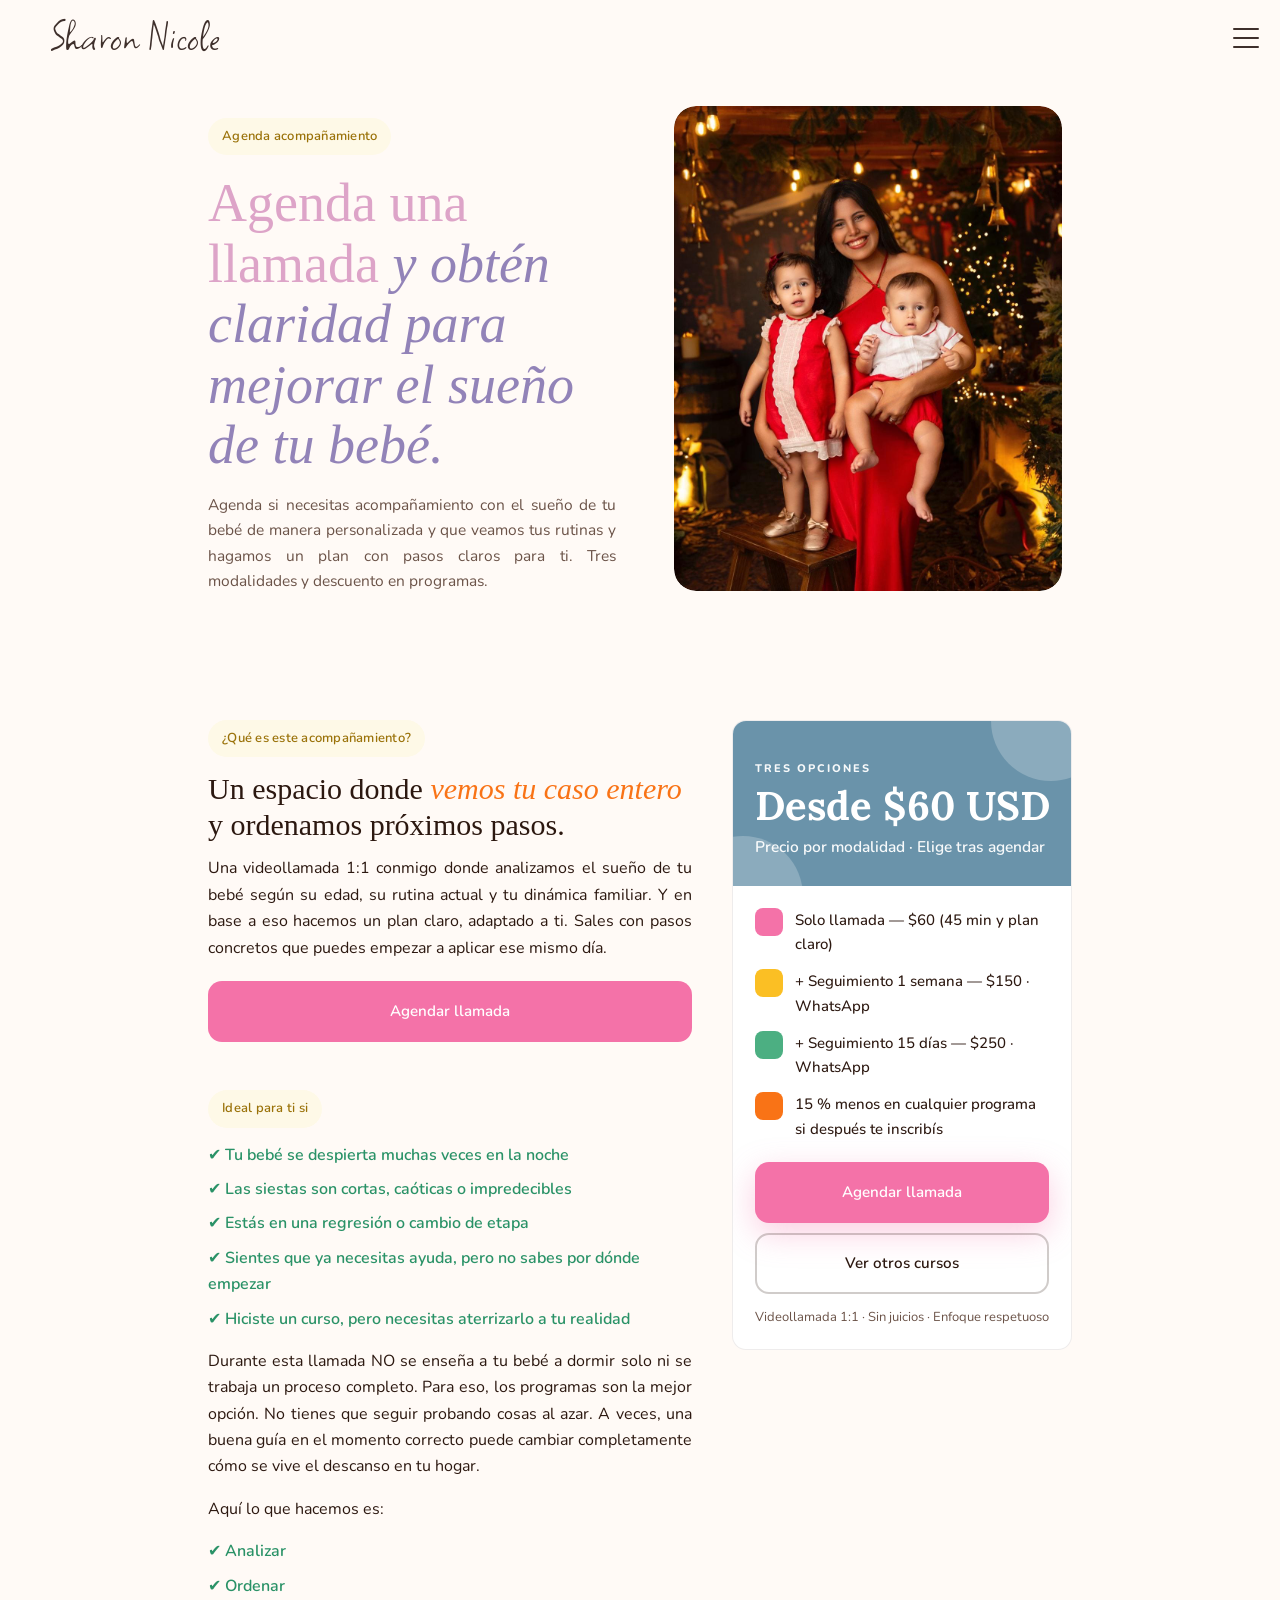
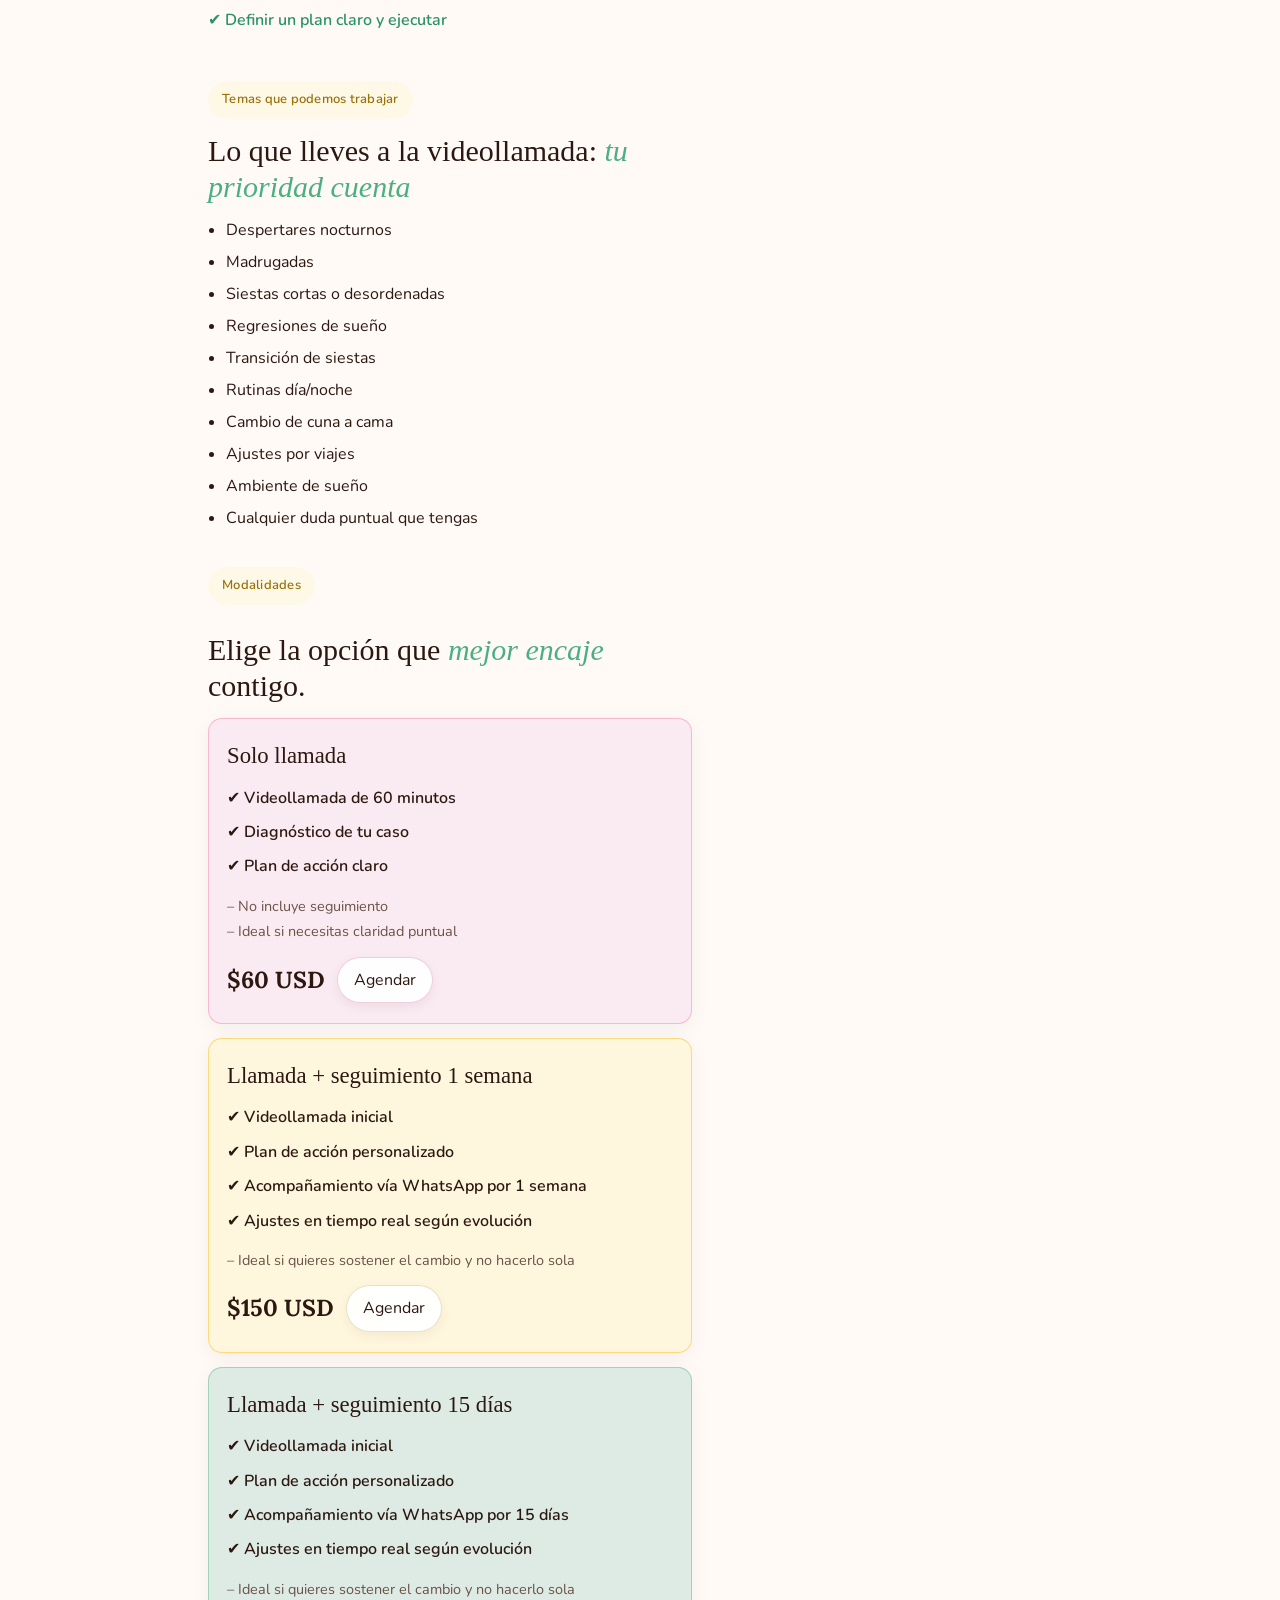
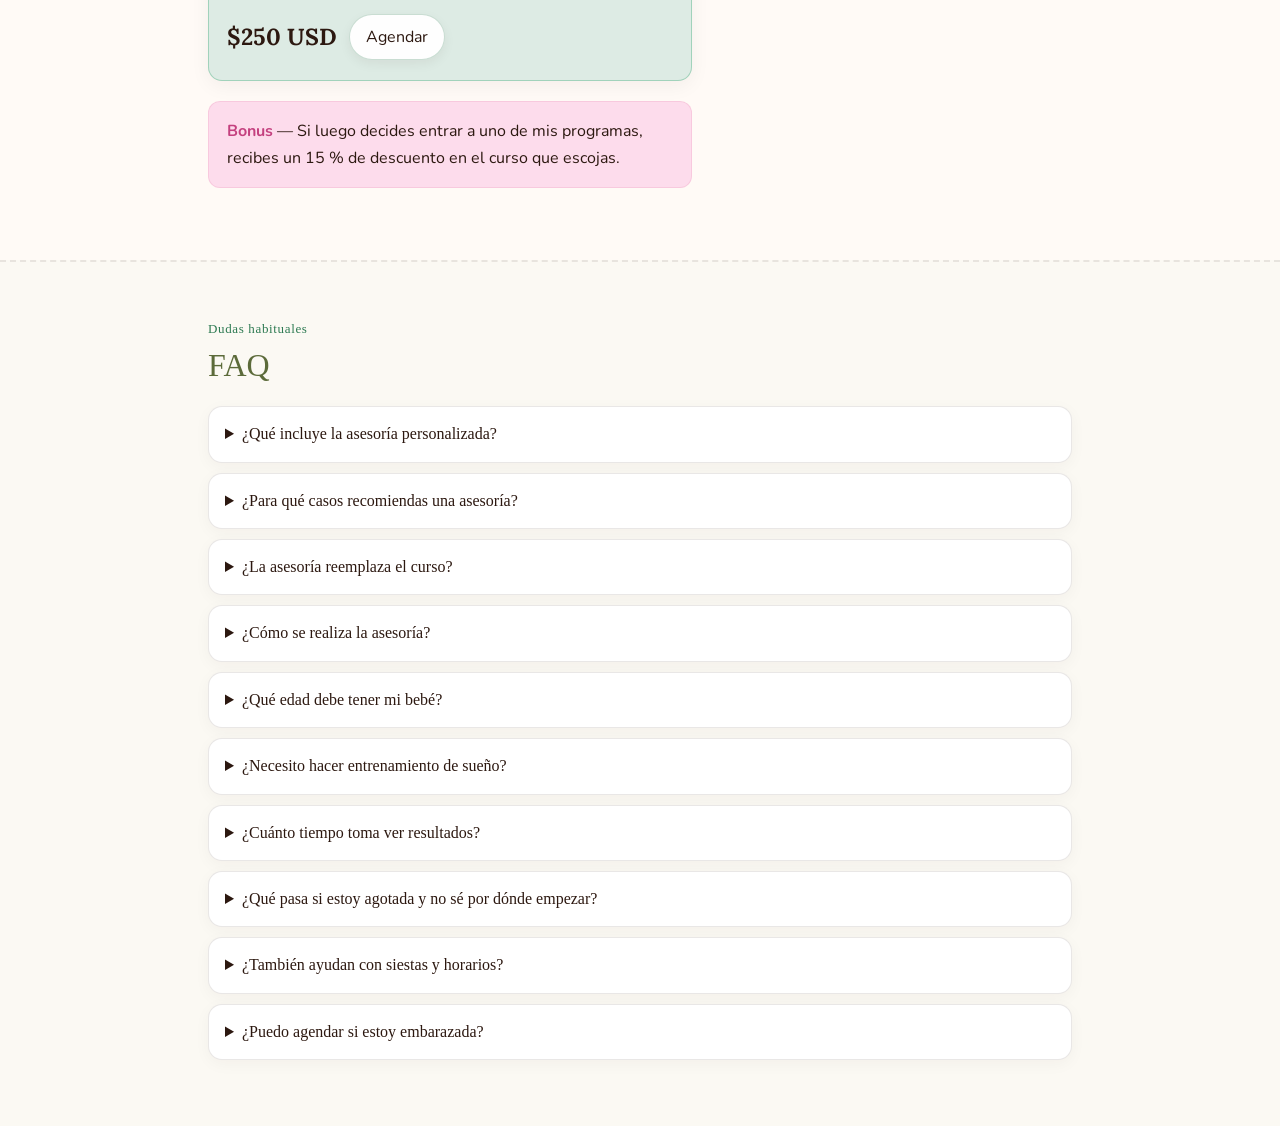
<file: curso-agenda-acompanamiento/index.html>
<!DOCTYPE html>
<html lang="es">
<head>
  <!-- Google tag (gtag.js) -->
  <script async src="https://www.googletagmanager.com/gtag/js?id=G-JML4XXE2QT"></script>
  <script>
    window.dataLayer = window.dataLayer || [];
    function gtag(){dataLayer.push(arguments);}
    gtag('js', new Date());

    gtag('config', 'G-JML4XXE2QT');
  </script>
  <meta charset="UTF-8">
  <meta name="viewport" content="width=device-width, initial-scale=1.0">
  <meta name="description" content="Videollamada 1:1 con Sharon Nicole: acompañamiento personalizado en sueño infantil, rutinas claras y un plan con pasos concretos. Modalidades y descuentos en programas.">
  <meta name="robots" content="index,follow">
  <meta property="og:type" content="website">
  <meta property="og:locale" content="es_ES">
  <meta property="og:title" content="Agenda acompañamiento en sueño infantil | Sharon Nicole">
  <meta property="og:description" content="Analizamos tu caso, ordenamos rutinas y defines próximos pasos en una sesión privada con consultora de sueño infantil.">
  <meta name="twitter:card" content="summary_large_image">
  <meta name="twitter:title" content="Agenda acompañamiento en sueño infantil | Sharon Nicole">
  <meta name="twitter:description" content="Sesión 1:1 para claridad en el sueño de tu bebé: plan personalizado y seguimiento opcional.">
  <title>Agenda acompañamiento en sueño infantil | Sharon Nicole</title>
  <link rel="preconnect" href="https://fonts.googleapis.com">
  <link rel="preconnect" href="https://fonts.gstatic.com" crossorigin>
  <link href="https://fonts.googleapis.com/css2?family=Cormorant+Garamond:wght@500&family=DM+Sans:ital,opsz,wght@0,9..40,300;0,9..40,400;0,9..40,500;0,9..40,600;0,9..40,700&family=Fraunces:opsz,wght@9..144,500;9..144,700&family=Manrope:wght@400;500;600;700&family=Playfair+Display:ital,wght@0,400;0,600;0,700;1,400&family=Schoolbell&family=Square+Peg&display=swap" rel="stylesheet">
  <link href="https://fonts.googleapis.com/css2?family=Lora:ital,wght@0,400;0,500;0,600;0,700;1,400;1,500;1,600;1,700&family=Nunito:wght@400;500;600;700&display=swap" rel="stylesheet">
  <link href="https://fonts.googleapis.com/css2?family=Cormorant+Garamond:wght@500&display=swap" rel="stylesheet">
  <link rel="stylesheet" href="../styles.css?v=259">
  <link rel="stylesheet" href="../curso-soy-ese-bebe.css?v=34">
</head>
<body class="seb-page seb-page--acompanamiento">
  <header class="topbar">
    <div class="header-inner">
      <a class="logo header-logo" href="../">Sharon Nicole</a>
      <nav class="nav header-nav" aria-label="Principal">
        <a href="../#cursos-asesorias">Cursos</a>
        <a href="../#sigueme-redes">Redes</a>
        <a href="#faq">FAQ</a>
      </nav>
      <button
        type="button"
        class="nav-menu-toggle"
        aria-expanded="false"
        aria-controls="site-nav-drawer"
        aria-label="Abrir menú de navegación"
      >
        <span class="nav-menu-toggle__bar" aria-hidden="true"></span>
        <span class="nav-menu-toggle__bar" aria-hidden="true"></span>
        <span class="nav-menu-toggle__bar" aria-hidden="true"></span>
      </button>
      <a class="btn btn-sm header-cta" href="../#sigueme-redes">Sígueme</a>
    </div>
  </header>

  <div
    id="site-nav-drawer"
    class="nav-drawer"
    role="dialog"
    aria-modal="true"
    aria-labelledby="site-nav-drawer-title"
    aria-hidden="true"
  >
    <div class="nav-drawer__backdrop" aria-hidden="true"></div>
    <div class="nav-drawer__panel">
      <button type="button" class="nav-drawer__close" aria-label="Cerrar menú">
        <span aria-hidden="true">×</span>
      </button>
      <p id="site-nav-drawer-title" class="nav-drawer__kicker">Navegación</p>
      <nav class="nav-drawer__nav" aria-label="Secciones del sitio">
        <ul class="nav-drawer__list">
          <li><a href="../">Inicio</a></li>
          <li><a href="../#realidad">La realidad</a></li>
          <li><a href="../#cursos-asesorias">Cursos</a></li>
          <li><a href="../#mama-florece">Por qué encaja</a></li>
          <li><a href="../#testimonios-caribbean">Testimonios</a></li>
          <li><a href="../#sigueme-redes">Redes</a></li>
        </ul>
      </nav>
      <a class="btn nav-drawer__cta" href="../#sigueme-redes">Sígueme</a>
    </div>
  </div>

  <main>
    <section class="seb-hero" aria-labelledby="seb-hero-title">
      <div class="seb-wrap seb-hero__grid">
        <div class="seb-hero__left">
          <span class="seb-badge">Agenda acompañamiento</span>
          <h1 id="seb-hero-title" class="seb-hero__h1"><span class="seb-hero__h1-curso">Agenda una llamada</span> <em class="seb-hero__h1-olive">y obtén claridad para mejorar el sueño de tu bebé.</em></h1>
          <p class="seb-hero__lede">
            Agenda si necesitas acompañamiento con el sueño de tu bebé de manera personalizada y que veamos tus rutinas y hagamos un plan con pasos claros para ti. Tres modalidades y descuento en programas.
          </p>
        </div>
        <div class="seb-hero__right">
          <div class="seb-hero-media">
            <img class="seb-hero-media__img" src="../img/Sharon llamada.jpeg" alt="Sharon Nicole en videollamada de acompañamiento" loading="eager" decoding="async">
          </div>
        </div>
      </div>
    </section>

    <section class="seb-band" aria-labelledby="seb-about-title">
      <div class="seb-wrap seb-main-grid">
        <div class="seb-prose">
          <article class="seb-block">
            <span class="seb-tag seb-tag--orange">¿Qué es este acompañamiento?</span>
            <h2 id="seb-about-title">Un espacio donde <em>vemos tu caso entero</em> y ordenamos próximos pasos.</h2>
            <p>Una videollamada 1:1 conmigo donde analizamos el sueño de tu bebé según su edad, su rutina actual y tu dinámica familiar. Y en base a eso hacemos un plan claro, adaptado a ti. Sales con pasos concretos que puedes empezar a aplicar ese mismo día.</p>
            <div class="seb-cta-band">
              <a class="seb-btn seb-btn--pill seb-btn--pink seb-btn--block" href="#modalidades">Agendar llamada</a>
            </div>
          </article>

          <article class="seb-block seb-section--pink">
            <span class="seb-tag seb-tag--pink">Ideal para ti si</span>
            <ul class="seb-achieve-list">
              <li>✔ Tu bebé se despierta muchas veces en la noche</li>
              <li>✔ Las siestas son cortas, caóticas o impredecibles</li>
              <li>✔ Estás en una regresión o cambio de etapa</li>
              <li>✔ Sientes que ya necesitas ayuda, pero no sabes por dónde empezar</li>
              <li>✔ Hiciste un curso, pero necesitas aterrizarlo a tu realidad</li>
            </ul>

            <p>Durante esta llamada NO se enseña a tu bebé a dormir solo ni se trabaja un proceso completo. Para eso, los programas son la mejor opción. No tienes que seguir probando cosas al azar. A veces, una buena guía en el momento correcto puede cambiar completamente cómo se vive el descanso en tu hogar.</p>

            <p>Aquí lo que hacemos es:</p>
            <ul class="seb-achieve-list">
              <li>✔ Analizar</li>
              <li>✔ Ordenar</li>
              <li>✔ Definir un plan claro y ejecutar</li>
            </ul>
          </article>

          <article class="seb-block seb-section--green">
            <span class="seb-tag seb-tag--green">Temas que podemos trabajar</span>
            <h2>Lo que lleves a la videollamada: <em>tu prioridad cuenta</em></h2>
            <ul class="seb-topic-list">
              <li>Despertares nocturnos</li>
              <li>Madrugadas</li>
              <li>Siestas cortas o desordenadas</li>
              <li>Regresiones de sueño</li>
              <li>Transición de siestas</li>
              <li>Rutinas día/noche</li>
              <li>Cambio de cuna a cama</li>
              <li>Ajustes por viajes</li>
              <li>Ambiente de sueño</li>
              <li>Cualquier duda puntual que tengas</li>
            </ul>

            <div id="modalidades" class="seb-tier-intro">
              <span class="seb-tag seb-tag--orange">Modalidades</span>
              <h2>Elige la opción que <em>mejor encaje</em> contigo.</h2>
            </div>

            <div class="seb-tier-cards" role="list">
              <div class="seb-tier seb-tier--pink" role="listitem">
                <p class="seb-tier__name">Solo llamada</p>
                <ul class="seb-achieve-list">
                  <li>✔ Videollamada de 60 minutos</li>
                  <li>✔ Diagnóstico de tu caso</li>
                  <li>✔ Plan de acción claro</li>
                </ul>
                <ul class="seb-tier__neg">
                  <li>No incluye seguimiento</li>
                  <li>Ideal si necesitas claridad puntual</li>
                </ul>
                <div class="seb-tier__price-row">
                  <span class="seb-tier__amount">$60 USD</span>
                  <button
                    type="button"
                    class="seb-tier__agenda-link seb-tier__agenda-link--open-calendly-flow"
                    data-seb-calendly-flow-open
                    data-calendly-url="https://calendly.com/sharonnicolett/30min"
                    data-hotmart-url="https://pay.hotmart.com/R105774148D"
                    aria-haspopup="dialog"
                  >Agendar</button>
                </div>
              </div>

              <div class="seb-tier seb-tier--yellow" role="listitem">
                <p class="seb-tier__name">Llamada + seguimiento 1 semana</p>
                <ul class="seb-achieve-list">
                  <li>✔ Videollamada inicial</li>
                  <li>✔ Plan de acción personalizado</li>
                  <li>✔ Acompañamiento vía WhatsApp por 1 semana</li>
                  <li>✔ Ajustes en tiempo real según evolución</li>
                </ul>
                <ul class="seb-tier__neg">
                  <li>Ideal si quieres sostener el cambio y no hacerlo sola</li>
                </ul>
                <div class="seb-tier__price-row">
                  <span class="seb-tier__amount">$150 USD</span>
                  <button
                    type="button"
                    class="seb-tier__agenda-link seb-tier__agenda-link--open-calendly-flow"
                    data-seb-calendly-flow-open
                    data-calendly-url="https://calendly.com/sharonnicolett/llamada-seguimiento-7-dias"
                    data-hotmart-url="https://pay.hotmart.com/O105774282P"
                    aria-haspopup="dialog"
                  >Agendar</button>
                </div>
              </div>

              <div class="seb-tier seb-tier--green" role="listitem">
                <p class="seb-tier__name">Llamada + seguimiento 15 días</p>
                <ul class="seb-achieve-list">
                  <li>✔ Videollamada inicial</li>
                  <li>✔ Plan de acción personalizado</li>
                  <li>✔ Acompañamiento vía WhatsApp por 15 días</li>
                  <li>✔ Ajustes en tiempo real según evolución</li>
                </ul>
                <ul class="seb-tier__neg">
                  <li>Ideal si quieres sostener el cambio y no hacerlo sola</li>
                </ul>
                <div class="seb-tier__price-row">
                  <span class="seb-tier__amount">$250 USD</span>
                  <button
                    type="button"
                    class="seb-tier__agenda-link seb-tier__agenda-link--open-calendly-flow"
                    data-seb-calendly-flow-open
                    data-calendly-url="https://calendly.com/sharonnicolett/llamada-seguimiento-15-dias"
                    data-hotmart-url="https://pay.hotmart.com/T105774317I"
                    aria-haspopup="dialog"
                  >Agendar</button>
                </div>
              </div>
            </div>

            <div class="seb-bonus-box">
              <strong>Bonus</strong> — Si luego decides entrar a uno de mis programas, recibes un 15&nbsp;% de descuento en el curso que escojas.
            </div>
          </article>
        </div>

        <aside class="seb-sidebar" aria-label="Inversión">
          <div class="seb-price">
            <header class="seb-price__head">
              <p class="seb-price__label">Tres opciones</p>
              <p class="seb-price__amount">Desde&nbsp;$60&nbsp;USD</p>
              <p class="seb-price__note">Precio por modalidad · Elige tras agendar</p>
            </header>
            <div class="seb-price__body">
              <ul class="seb-price-features">
                <li>
                  <span class="seb-ico seb-ico--pink" aria-hidden="true"></span>
                  <span>Solo llamada — $60 (45&nbsp;min y plan claro)</span>
                </li>
                <li>
                  <span class="seb-ico seb-ico--yellow" aria-hidden="true"></span>
                  <span>+ Seguimiento 1 semana — $150 · WhatsApp</span>
                </li>
                <li>
                  <span class="seb-ico seb-ico--green" aria-hidden="true"></span>
                  <span>+ Seguimiento 15 días — $250 · WhatsApp</span>
                </li>
                <li>
                  <span class="seb-ico seb-ico--orange" aria-hidden="true"></span>
                  <span>15&nbsp;% menos en cualquier programa si después te inscribís</span>
                </li>
              </ul>
              <div class="seb-price__actions">
                <a class="seb-btn seb-btn--pink seb-btn--block" href="#modalidades">Agendar llamada</a>
                <a class="seb-btn seb-btn--ghost seb-btn--block" href="../#cursos-asesorias">Ver otros cursos</a>
              </div>
              <p class="seb-price__fine">Videollamada 1:1 · Sin juicios · Enfoque respetuoso</p>
            </div>
          </div>
        </aside>
      </div>
    </section>

    <section id="faq" class="seb-faq" aria-labelledby="seb-faq-title">
      <div class="seb-wrap seb-faq__inner">
        <p class="seb-faq__eyebrow">Dudas habituales</p>
        <h2 id="seb-faq-title" class="seb-faq__title">FAQ</h2>
        <div class="seb-faq__list">
          <details>
            <summary>¿Qué incluye la asesoría personalizada?</summary>
            <p>La asesoría incluye:</p>
            <ul class="seb-faq__bullets">
              <li>evaluación completa del sueño de tu bebé,</li>
              <li>análisis de horarios y rutinas,</li>
              <li>plan personalizado,</li>
              <li>recomendaciones específicas para tu caso,</li>
              <li>y acompañamiento estratégico según tus objetivos.</li>
            </ul>
          </details>
          <details>
            <summary>¿Para qué casos recomiendas una asesoría?</summary>
            <p>Las asesorías son ideales si:</p>
            <ul class="seb-faq__bullets">
              <li>tu bebé se despierta muchas veces,</li>
              <li>solo duerme cargado,</li>
              <li>las siestas son un caos,</li>
              <li>estás agotada,</li>
              <li>ya intentaste de todo, o</li>
              <li>simplemente quieres una guía clara y personalizada.</li>
            </ul>
          </details>
          <details>
            <summary>¿La asesoría reemplaza el curso?</summary>
            <p>No necesariamente. El curso te da las herramientas y guía completa paso a paso y la asesoría te ayuda a aplicarlas específicamente a tu bebé, rutina y dinámica familiar.</p>
          </details>
          <details>
            <summary>¿Cómo se realiza la asesoría?</summary>
            <p>Las asesorías pueden realizarse de manera virtual desde cualquier lugar del mundo.</p>
          </details>
          <details>
            <summary>¿Qué edad debe tener mi bebé?</summary>
            <p>Trabajamos desde recién nacidos hasta niños de 6 años.</p>
          </details>
          <details>
            <summary>¿Necesito hacer entrenamiento de sueño?</summary>
            <p>No. La asesoría se adapta completamente a tus valores, necesidades y objetivos como familia.</p>
          </details>
          <details>
            <summary>¿Cuánto tiempo toma ver resultados?</summary>
            <p>Muchas familias comienzan a notar mejoras desde los primeros días al implementar ajustes correctos y consistentes. Entre 5 y 7 días hay cambios completamente notables en el sueño de tu bebé.</p>
          </details>
          <details>
            <summary>¿Qué pasa si estoy agotada y no sé por dónde empezar?</summary>
            <p>Precisamente para eso existe este acompañamiento. No necesitas tener todo resuelto antes de pedir ayuda. Vamos paso a paso, construyendo un plan realista y sostenible para tu familia.</p>
          </details>
          <details>
            <summary>¿También ayudan con siestas y horarios?</summary>
            <p>Sí. Las siestas, ventanas de sueño, despertares nocturnos y rutinas forman parte esencial del acompañamiento.</p>
          </details>
          <details>
            <summary>¿Puedo agendar si estoy embarazada?</summary>
            <p>¡Claro! Muchas familias prefieren prepararse antes de que nazca el bebé para comenzar esta etapa con más claridad, estructura y tranquilidad.</p>
          </details>
        </div>
      </div>
    </section>
  </main>

  <div id="seb-calendly-hotmart-modal" class="seb-flow-modal" aria-hidden="true">
    <div class="seb-flow-modal__backdrop" data-seb-flow-modal-close tabindex="-1"></div>
    <div
      class="seb-flow-modal__dialog"
      role="dialog"
      aria-modal="true"
      aria-labelledby="seb-flow-modal-title"
      tabindex="-1"
    >
      <button type="button" class="seb-flow-modal__close" data-seb-flow-modal-close aria-label="Cerrar ventana">×</button>
      <h2 id="seb-flow-modal-title" class="seb-flow-modal__title">Agenda tu asesoría</h2>
      <p id="seb-flow-modal-lede" class="seb-flow-modal__lede"></p>
      <div id="seb-calendly-inline-host" class="seb-flow-modal__calendly-host"></div>
    </div>
  </div>

  <script src="../script.js"></script>
</body>
</html>
</file>
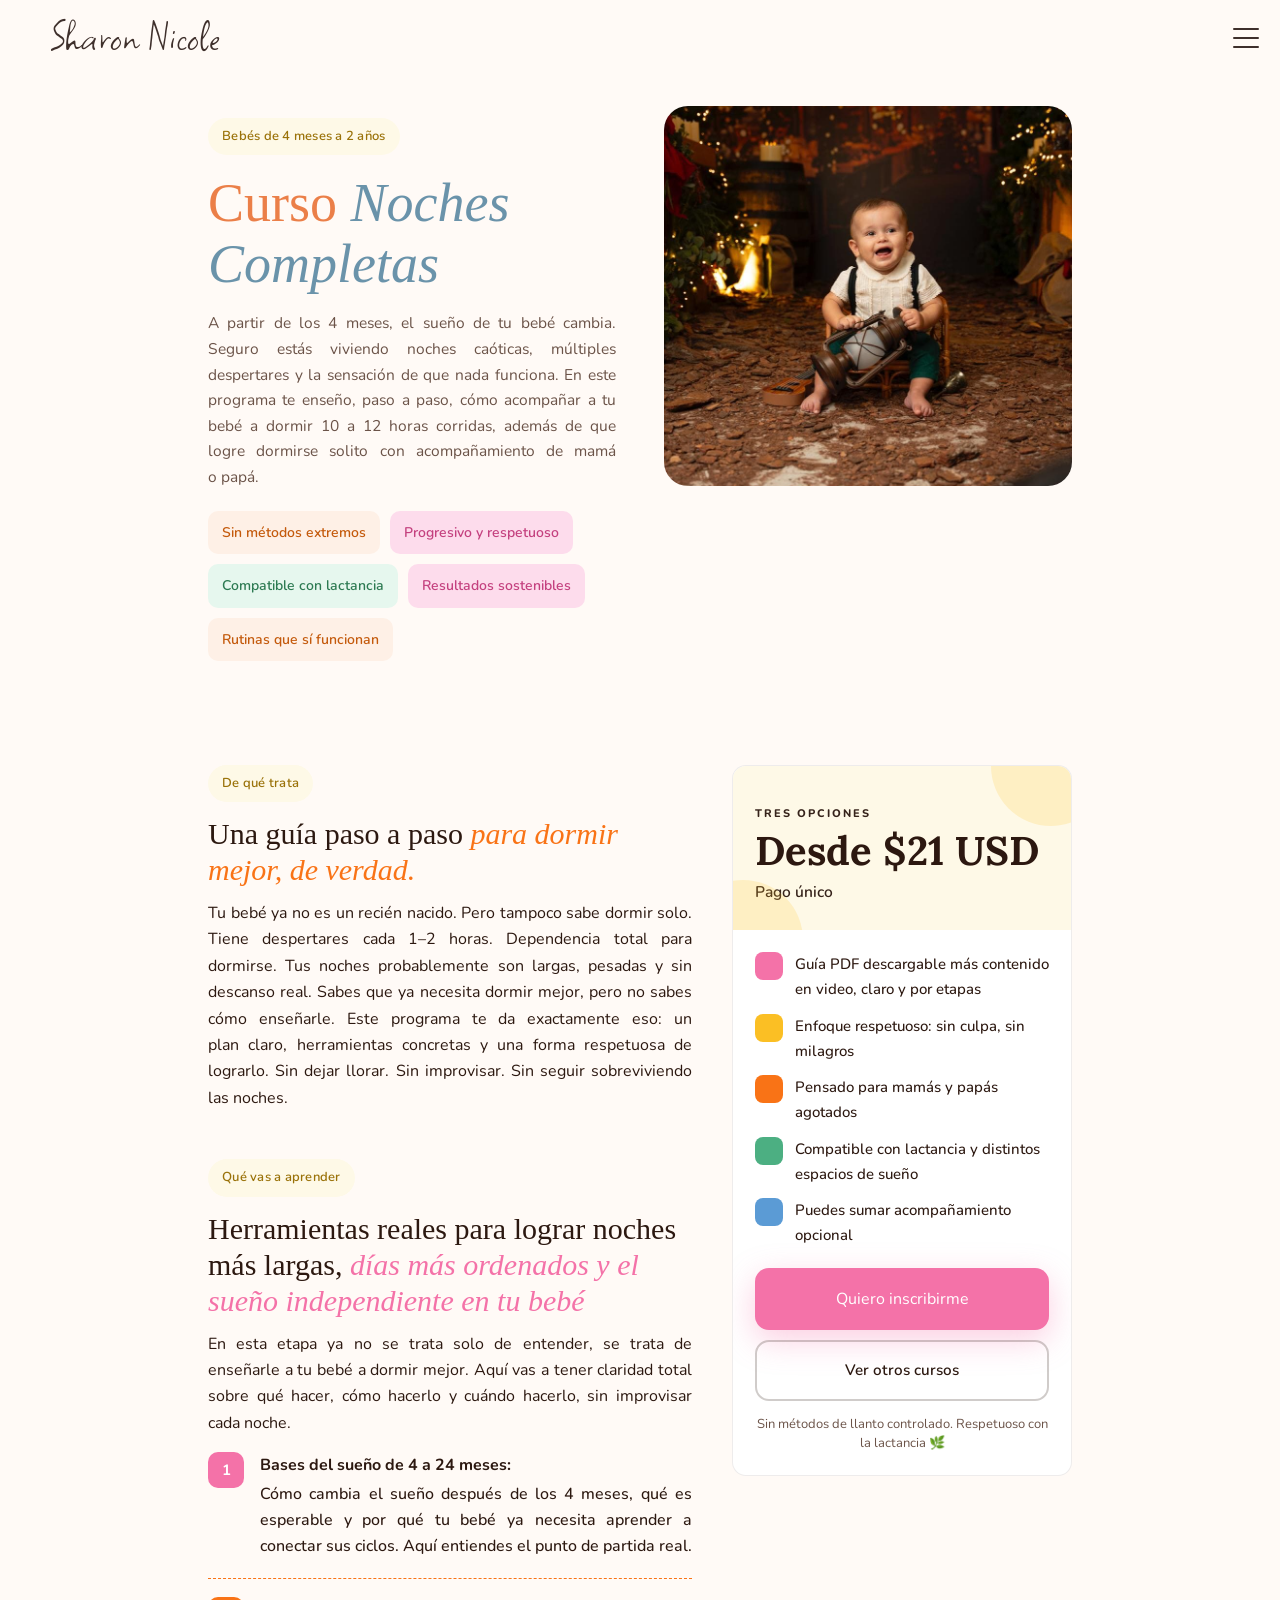
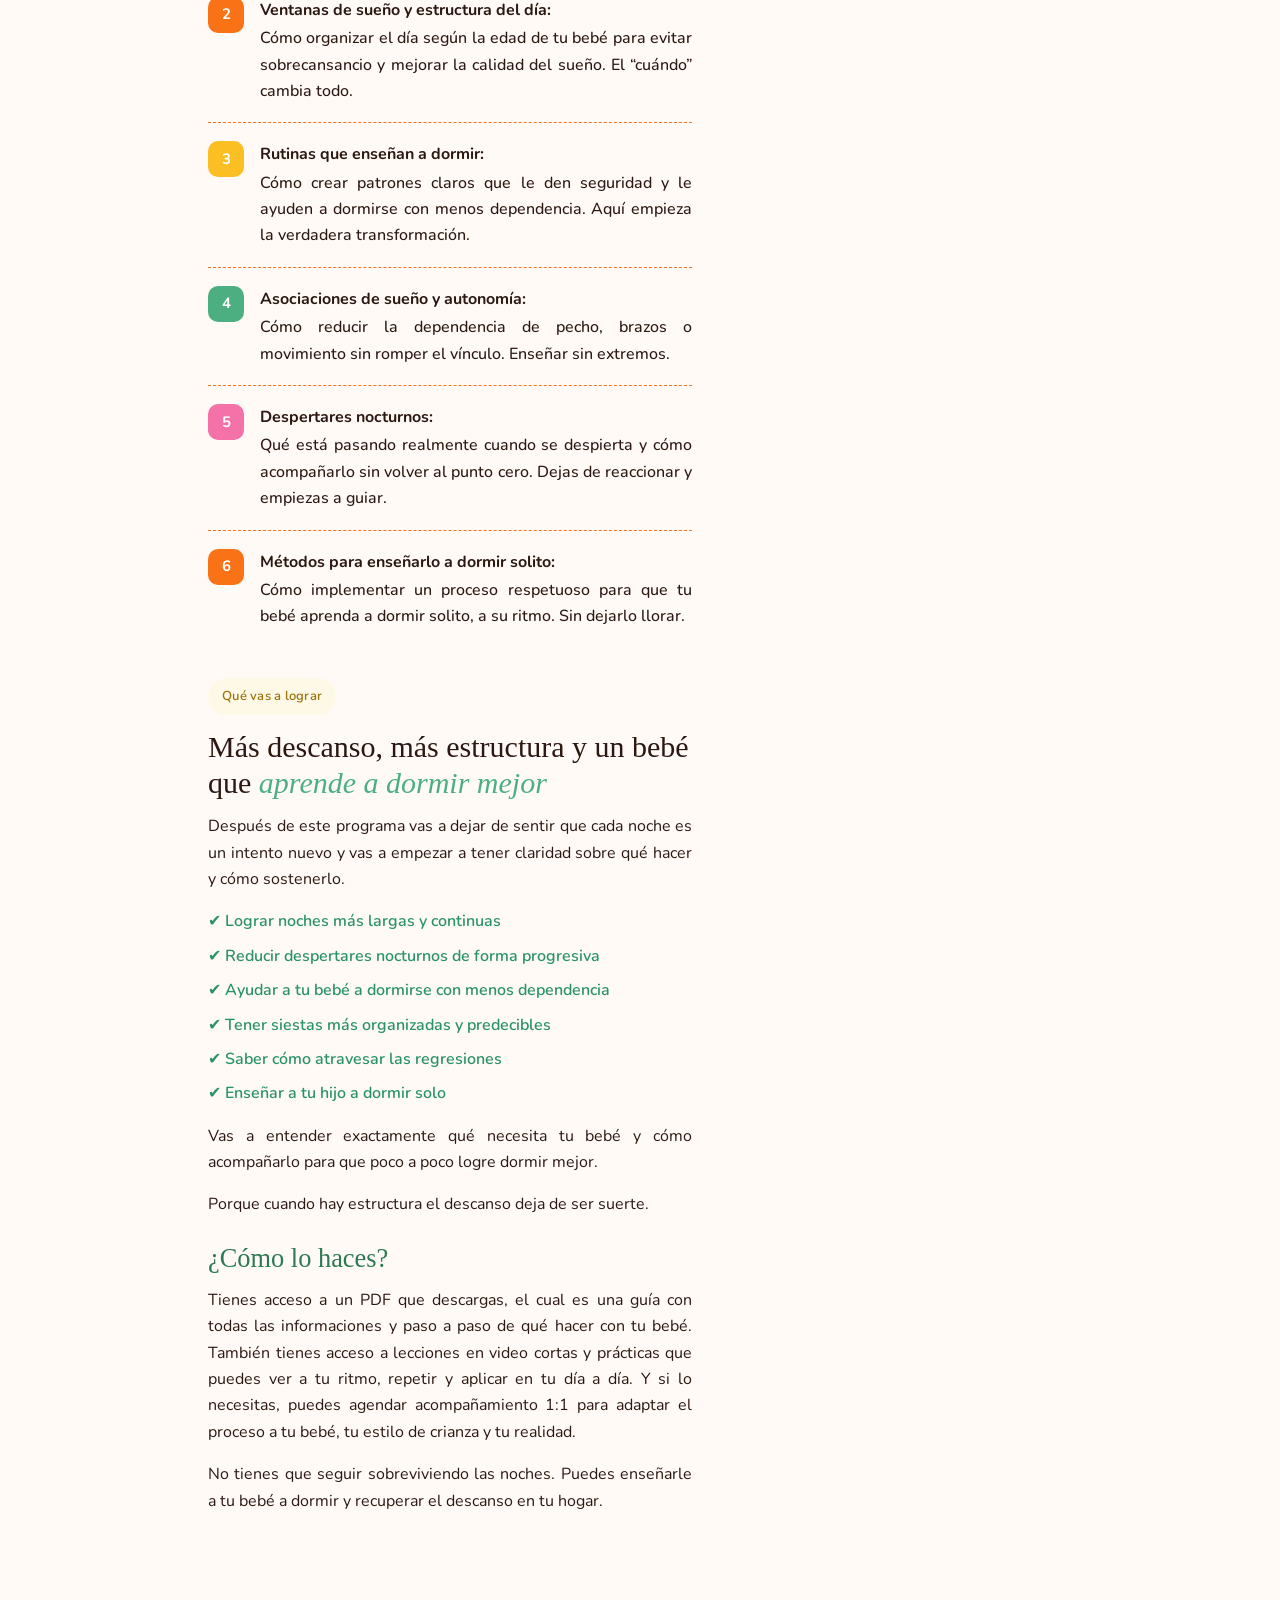
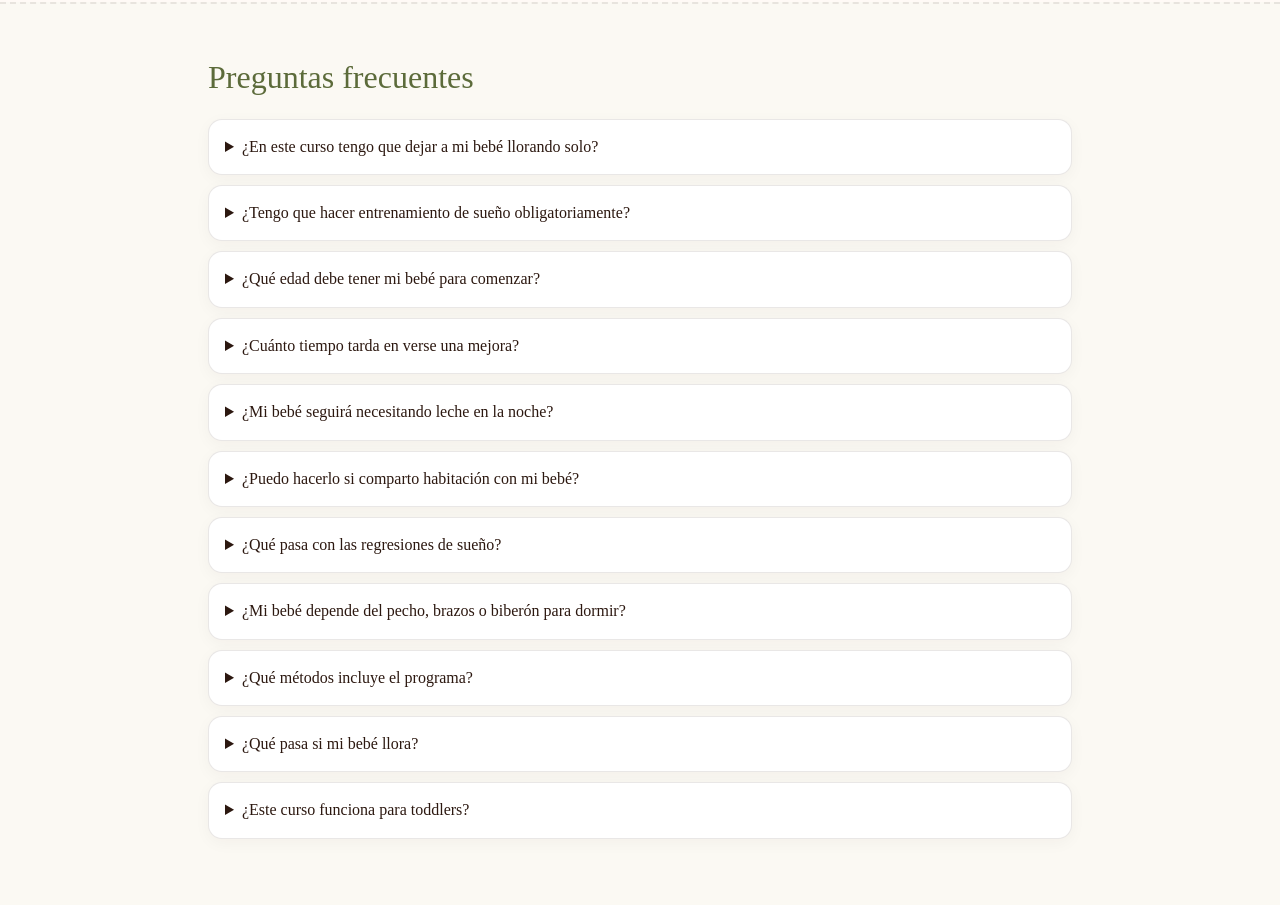
<file: curso-noches-completas/index.html>
<!DOCTYPE html>
<html lang="es">
<head>
  <!-- Google tag (gtag.js) -->
  <script async src="https://www.googletagmanager.com/gtag/js?id=G-JML4XXE2QT"></script>
  <script>
    window.dataLayer = window.dataLayer || [];
    function gtag(){dataLayer.push(arguments);}
    gtag('js', new Date());

    gtag('config', 'G-JML4XXE2QT');
  </script>
  <meta charset="UTF-8">
  <meta name="viewport" content="width=device-width, initial-scale=1.0">
  <meta name="description" content="Curso Noches Completas para bebés de 4 meses a 2 años: plan para noches más largas y ayuda a dormirse solo con enfoque estructurado y respetuoso. Sharon Nicole.">
  <meta name="robots" content="index,follow">
  <meta property="og:type" content="website">
  <meta property="og:locale" content="es_ES">
  <meta property="og:title" content="Curso Noches Completas (4 meses–2 años) | Sharon Nicole">
  <meta property="og:description" content="De despertares frecuentes a noches más completas: plan claro para familias con bebés y niños pequeños.">
  <meta name="twitter:card" content="summary_large_image">
  <meta name="twitter:title" content="Curso Noches Completas (4 meses–2 años) | Sharon Nicole">
  <meta name="twitter:description" content="Plan para noches más largas y autonomía al dormir, con método respetuoso.">
  <title>Curso Noches Completas (4 meses–2 años) | Sharon Nicole</title>
  <link rel="preconnect" href="https://fonts.googleapis.com">
  <link rel="preconnect" href="https://fonts.gstatic.com" crossorigin>
  <link href="https://fonts.googleapis.com/css2?family=Chiron+Hei+HK:ital,wght@0,200..900;1,200..900&family=DM+Sans:ital,opsz,wght@0,9..40,300;0,9..40,400;0,9..40,500;0,9..40,600;0,9..40,700&family=Fraunces:opsz,wght@9..144,500;9..144,700&family=Manrope:wght@400;500;600;700&family=Playfair+Display:ital,wght@0,400;0,600;0,700;1,400&family=Schoolbell&family=Square+Peg&display=swap" rel="stylesheet">
  <link href="https://fonts.googleapis.com/css2?family=Lora:ital,wght@0,400;0,500;0,600;0,700;1,400;1,500;1,600;1,700&family=Nunito:wght@400;500;600;700&display=swap" rel="stylesheet">
  <link href="https://fonts.googleapis.com/css2?family=Cormorant+Garamond:wght@500&display=swap" rel="stylesheet">
  <link rel="stylesheet" href="../styles.css?v=259">
  <link rel="stylesheet" href="../curso-soy-ese-bebe.css?v=34">
</head>
<body class="seb-page seb-page--guillermo seb-page--noches-completas">
  <header class="topbar">
    <div class="header-inner">
      <a class="logo header-logo" href="../">Sharon Nicole</a>
      <nav class="nav header-nav" aria-label="Principal">
        <a href="../#cursos-asesorias">Cursos</a>
        <a href="../#sigueme-redes">Redes</a>
        <a href="#faq">FAQ</a>
      </nav>
      <button
        type="button"
        class="nav-menu-toggle"
        aria-expanded="false"
        aria-controls="site-nav-drawer"
        aria-label="Abrir menú de navegación"
      >
        <span class="nav-menu-toggle__bar" aria-hidden="true"></span>
        <span class="nav-menu-toggle__bar" aria-hidden="true"></span>
        <span class="nav-menu-toggle__bar" aria-hidden="true"></span>
      </button>
      <a class="btn btn-sm header-cta" href="../#sigueme-redes">Sígueme</a>
    </div>
  </header>

  <div
    id="site-nav-drawer"
    class="nav-drawer"
    role="dialog"
    aria-modal="true"
    aria-labelledby="site-nav-drawer-title"
    aria-hidden="true"
  >
    <div class="nav-drawer__backdrop" aria-hidden="true"></div>
    <div class="nav-drawer__panel">
      <button type="button" class="nav-drawer__close" aria-label="Cerrar menú">
        <span aria-hidden="true">×</span>
      </button>
      <p id="site-nav-drawer-title" class="nav-drawer__kicker">Navegación</p>
      <nav class="nav-drawer__nav" aria-label="Secciones del sitio">
        <ul class="nav-drawer__list">
          <li><a href="../">Inicio</a></li>
          <li><a href="../#realidad">La realidad</a></li>
          <li><a href="../#cursos-asesorias">Cursos</a></li>
          <li><a href="../#mama-florece">Por qué encaja</a></li>
          <li><a href="../#testimonios-caribbean">Testimonios</a></li>
          <li><a href="../#sigueme-redes">Redes</a></li>
        </ul>
      </nav>
      <a class="btn nav-drawer__cta" href="../#sigueme-redes">Sígueme</a>
    </div>
  </div>

  <main>
    <section class="seb-hero" aria-labelledby="seb-hero-title">
      <div class="seb-wrap seb-hero__grid">
        <div class="seb-hero__left">
          <span class="seb-badge">Bebés de 4 meses a 2 años</span>
          <h1 id="seb-hero-title" class="seb-hero__h1"><span class="seb-hero__h1-curso">Curso</span> <em class="seb-hero__h1-olive">Noches Completas</em></h1>
          <p class="seb-hero__lede">
            A partir de los 4 meses, el sueño de tu bebé cambia. Seguro estás viviendo noches caóticas, múltiples despertares y la sensación de que nada funciona. En este programa te enseño, paso a paso, cómo acompañar a tu bebé a dormir 10 a 12 horas corridas, además de que logre dormirse solito con acompañamiento de mamá o papá.
          </p>
          <ul class="seb-chips">
            <li class="seb-chip seb-chip--orange">Sin métodos extremos</li>
            <li class="seb-chip seb-chip--pink">Progresivo y respetuoso</li>
            <li class="seb-chip seb-chip--green">Compatible con lactancia</li>
            <li class="seb-chip seb-chip--pink">Resultados sostenibles</li>
            <li class="seb-chip seb-chip--orange">Rutinas que sí funcionan</li>
          </ul>
        </div>
        <div class="seb-hero__right">
          <div class="seb-hero-media">
            <img class="seb-hero-media__img" src="../img/Guillermo sc.jpeg" alt="Guillermo" loading="eager" decoding="async">
          </div>
        </div>
      </div>
    </section>

    <section class="seb-band" aria-labelledby="seb-about-title">
      <div class="seb-wrap seb-main-grid">
        <div class="seb-prose">
          <article class="seb-block">
            <span class="seb-tag seb-tag--orange">De qué trata</span>
            <h2 id="seb-about-title">Una guía paso a paso <em>para dormir mejor, de verdad.</em></h2>
            <p>Tu bebé ya no es un recién nacido. Pero tampoco sabe dormir solo. Tiene despertares cada 1–2 horas. Dependencia total para dormirse. Tus noches probablemente son largas, pesadas y sin descanso real. Sabes que ya necesita dormir mejor, pero no sabes cómo enseñarle. Este programa te da exactamente eso: un plan claro, herramientas concretas y una forma respetuosa de lograrlo. Sin dejar llorar. Sin improvisar. Sin seguir sobreviviendo las noches.</p>
          </article>

          <article class="seb-block seb-section--pink">
            <span class="seb-tag seb-tag--pink">Qué vas a aprender</span>
            <h2>Herramientas reales para lograr noches más largas,<em> días más ordenados y el sueño independiente en tu bebé</em></h2>
            <p>En esta etapa ya no se trata solo de entender, se trata de enseñarle a tu bebé a dormir mejor. Aquí vas a tener claridad total sobre qué hacer, cómo hacerlo y cuándo hacerlo, sin improvisar cada noche.</p>
            <ol class="seb-learn-list">
              <li class="seb-learn-item">
                <span class="seb-num seb-num--pink" aria-hidden="true">1</span>
                <p><strong>Bases del sueño de 4 a 24 meses:</strong> Cómo cambia el sueño después de los 4 meses, qué es esperable y por qué tu bebé ya necesita aprender a conectar sus ciclos. Aquí entiendes el punto de partida real.</p>
              </li>
              <li class="seb-learn-item">
                <span class="seb-num seb-num--orange" aria-hidden="true">2</span>
                <p><strong>Ventanas de sueño y estructura del día:</strong> Cómo organizar el día según la edad de tu bebé para evitar sobrecansancio y mejorar la calidad del sueño. El “cuándo” cambia todo.</p>
              </li>
              <li class="seb-learn-item">
                <span class="seb-num seb-num--yellow" aria-hidden="true">3</span>
                <p><strong>Rutinas que enseñan a dormir:</strong> Cómo crear patrones claros que le den seguridad y le ayuden a dormirse con menos dependencia. Aquí empieza la verdadera transformación.</p>
              </li>
              <li class="seb-learn-item">
                <span class="seb-num seb-num--green" aria-hidden="true">4</span>
                <p><strong>Asociaciones de sueño y autonomía:</strong> Cómo reducir la dependencia de pecho, brazos o movimiento sin romper el vínculo. Enseñar sin extremos.</p>
              </li>
              <li class="seb-learn-item">
                <span class="seb-num seb-num--pink" aria-hidden="true">5</span>
                <p><strong>Despertares nocturnos:</strong> Qué está pasando realmente cuando se despierta y cómo acompañarlo sin volver al punto cero. Dejas de reaccionar y empiezas a guiar.</p>
              </li>
              <li class="seb-learn-item">
                <span class="seb-num seb-num--orange" aria-hidden="true">6</span>
                <p><strong>Métodos para enseñarlo a dormir solito:</strong> Cómo implementar un proceso respetuoso para que tu bebé aprenda a dormir solito, a su ritmo. Sin dejarlo llorar.</p>
              </li>
            </ol>
          </article>

          <article class="seb-block seb-section--green seb-lograr-nc">
            <span class="seb-tag seb-tag--green">Qué vas a lograr</span>
            <h2>Más descanso, más estructura y un bebé que <em>aprende a dormir mejor</em></h2>
            <p>Después de este programa vas a dejar de sentir que cada noche es un intento nuevo y vas a empezar a tener claridad sobre qué hacer y cómo sostenerlo.</p>
            <ul class="seb-achieve-list">
              <li>✔ Lograr noches más largas y continuas</li>
              <li>✔ Reducir despertares nocturnos de forma progresiva</li>
              <li>✔ Ayudar a tu bebé a dormirse con menos dependencia</li>
              <li>✔ Tener siestas más organizadas y predecibles</li>
              <li>✔ Saber cómo atravesar las regresiones</li>
              <li>✔ Enseñar a tu hijo a dormir solo</li>
            </ul>
            <p>Vas a entender exactamente qué necesita tu bebé y cómo acompañarlo para que poco a poco logre dormir mejor.</p>
            <p>Porque cuando hay estructura el descanso deja de ser suerte.</p>
            <h3 class="seb-lograr-nc__how">¿Cómo lo haces?</h3>
            <p>Tienes acceso a un PDF que descargas, el cual es una guía con todas las informaciones y paso a paso de qué hacer con tu bebé. También tienes acceso a lecciones en video cortas y prácticas que puedes ver a tu ritmo, repetir y aplicar en tu día a día. Y si lo necesitas, puedes agendar acompañamiento 1:1 para adaptar el proceso a tu bebé, tu estilo de crianza y tu realidad.</p>
            <p>No tienes que seguir sobreviviendo las noches. Puedes enseñarle a tu bebé a dormir y recuperar el descanso en tu hogar.</p>
          </article>
        </div>

        <aside class="seb-sidebar" aria-label="Inversión y acceso">
          <div class="seb-price">
            <header class="seb-price__head">
              <p class="seb-price__label">Tres opciones</p>
              <p class="seb-price__amount">Desde&nbsp;$21&nbsp;USD</p>
              <p class="seb-price__note">Pago único</p>
            </header>
            <div class="seb-price__body">
              <ul class="seb-price-features">
                <li>
                  <span class="seb-ico seb-ico--pink" aria-hidden="true"></span>
                  <span>Guía PDF descargable más contenido en video, claro y por etapas</span>
                </li>
                <li>
                  <span class="seb-ico seb-ico--yellow" aria-hidden="true"></span>
                  <span>Enfoque respetuoso: sin culpa, sin milagros</span>
                </li>
                <li>
                  <span class="seb-ico seb-ico--orange" aria-hidden="true"></span>
                  <span>Pensado para mamás y papás agotados</span>
                </li>
                <li>
                  <span class="seb-ico seb-ico--green" aria-hidden="true"></span>
                  <span>Compatible con lactancia y distintos espacios de sueño</span>
                </li>
                <li>
                  <span class="seb-ico seb-ico--blue" aria-hidden="true"></span>
                  <span>Puedes sumar acompañamiento opcional</span>
                </li>
              </ul>
              <div class="seb-price__actions">
                <button
                  type="button"
                  class="seb-btn seb-btn--pink seb-btn--block"
                  data-seb-plans-open
                  aria-haspopup="dialog"
                >Quiero inscribirme</button>
                <a class="seb-btn seb-btn--ghost seb-btn--block" href="../#cursos-asesorias">Ver otros cursos</a>
              </div>
              <p class="seb-price__fine">Sin métodos de llanto controlado. Respetuoso con la lactancia 🌿</p>
            </div>
          </div>
        </aside>
      </div>
    </section>

    <section id="faq" class="seb-faq" aria-labelledby="seb-faq-title">
      <div class="seb-wrap seb-faq__inner">
        <h2 id="seb-faq-title" class="seb-faq__title">Preguntas frecuentes</h2>
        <div class="seb-faq__list">
          <details>
            <summary>¿En este curso tengo que dejar a mi bebé llorando solo?</summary>
            <p>NO. Nuestro enfoque NO utiliza el método de dejar llorar toda la noche sin acompañamiento (“Cry it out”). Aquí trabajamos con métodos respetuosos y progresivos, donde enseñas y acompañas a tu bebé durante todo el proceso.</p>
          </details>
          <details>
            <summary>¿Tengo que hacer entrenamiento de sueño obligatoriamente?</summary>
            <p>No. El programa incluye herramientas para mejorar el sueño con o sin entrenamiento. Muchas familias solo implementan rutinas, horarios y ajustes ambientales y ya ven muchísimos cambios en el sueño de su bebé y por fin empiezan a descansar.</p>
          </details>
          <details>
            <summary>¿Qué edad debe tener mi bebé para comenzar?</summary>
            <p>Este programa está diseñado para bebés desde los 4 a 5 meses hasta los 2 años aproximadamente, porque se basa en los patrones de sueño de los niños en esta edad.</p>
          </details>
          <details>
            <summary>¿Cuánto tiempo tarda en verse una mejora?</summary>
            <p>Depende del bebé, la consistencia y el método elegido. Algunas familias ven cambios en pocos días (7 días) y otras necesitan algunas semanas. Lo importante es implementar las herramientas con claridad y constancia.</p>
          </details>
          <details>
            <summary>¿Mi bebé seguirá necesitando leche en la noche?</summary>
            <p>Depende de la edad, peso y necesidades de tu bebé. El curso te ayudará a identificar cuándo un despertar es por hambre real y cuándo está relacionado con asociaciones de sueño o fragmentación del descanso. (Pero siempre deberás validarlo con tu pediatra.)</p>
          </details>
          <details>
            <summary>¿Puedo hacerlo si comparto habitación con mi bebé?</summary>
            <p>Sí. Compartir habitación puede hacer que el proceso tome un poco más de tiempo, pero es completamente posible mejorar el sueño aun compartiendo espacio. Lo importante es que el bebé tenga su cuna, cama o corral.</p>
          </details>
          <details>
            <summary>¿Qué pasa con las regresiones de sueño?</summary>
            <p>El curso incluye una explicación profunda de las regresiones más comunes (4, 8, 12, 18 y 24 meses), por qué ocurren y qué hacer para atravesarlas sin perder todo el progreso.</p>
          </details>
          <details>
            <summary>¿Mi bebé depende del pecho, brazos o biberón para dormir?</summary>
            <p>Eso es muchísimo más común de lo que crees. Aprenderás cómo ayudar a tu bebé a desarrollar nuevas asociaciones de sueño de forma gradual y respetuosa, para que logre dormirse solito.</p>
          </details>
          <details>
            <summary>¿Qué métodos incluye el programa?</summary>
            <p>El programa incluye métodos progresivos y métodos más graduales para que puedas elegir el enfoque que mejor se adapte a tu personalidad, al temperamento de tu bebé y a la dinámica de tu hogar.</p>
          </details>
          <details>
            <summary>¿Qué pasa si mi bebé llora?</summary>
            <p>El llanto es una forma de comunicación, no un indicador automático de daño. La diferencia está en CÓMO se acompaña ese llanto. En este programa trabajamos desde la presencia, regulación y acompañamiento respetuoso.</p>
          </details>
          <details>
            <summary>¿Este curso funciona para toddlers?</summary>
            <p>Sí. Muchas herramientas aplican perfectamente para bebés más grandes y toddlers que:</p>
            <ul class="seb-faq__bullets">
              <li>se despiertan muchas veces,</li>
              <li>dependen de ayuda para dormir, o</li>
              <li>hacen de la hora de dormir una lucha diaria.</li>
            </ul>
          </details>
        </div>
      </div>
    </section>

  </main>

  <script type="application/json" id="seb-plans-config">
    {
      "title": "Elige cómo quieres empezar",
      "subtitle": "Curso Noches Completas",
      "footnote": "Pago seguro vía Hotmart · Sin métodos de llanto controlado",
      "plans": [
        {
          "name": "Solo e-book",
          "tagline": "Guía PDF descargable",
          "price": "21",
          "billing": "USD · pago único",
          "accent": "pink",
          "features": [
            "E-book completo en PDF",
            "Todo el contenido escrito del curso",
            "Descarga y consulta cuando quieras"
          ],
          "cta": "Comprar e-book",
          "checkoutUrl": "https://pay.hotmart.com/T105911103Y",
          "buttonStyle": "ghost"
        },
        {
          "name": "E-book + video",
          "tagline": "Guía PDF y lecciones en video",
          "price": "57",
          "billing": "USD · pago único",
          "accent": "yellow",
          "featured": true,
          "badge": "Más elegido",
          "features": [
            "Todo lo del plan Solo e-book",
            "Lecciones en video por etapas",
            "Plan para noches más largas y autonomía"
          ],
          "cta": "Comprar e-book + video",
          "checkoutUrl": "https://pay.hotmart.com/B105772955U",
          "buttonStyle": "primary"
        },
        {
          "name": "Curso + asesoría",
          "tagline": "E-book, video y videollamada 1:1",
          "price": "85",
          "billing": "USD · pago único",
          "accent": "green",
          "features": [
            "Todo lo del plan E-book + video",
            "Asesoría personalizada de 60 minutos",
            "Plan adaptado a tu bebé y tu familia"
          ],
          "cta": "Elegir día y pagar",
          "checkoutUrl": "https://pay.hotmart.com/O105911791B",
          "calendlyUrl": "https://calendly.com/sharonnicolett/30min",
          "checkoutFlow": "calendly-hotmart",
          "buttonStyle": "primary"
        }
      ]
    }
  </script>

  <div id="seb-plans-modal" class="seb-plans-modal" aria-hidden="true">
    <div class="seb-plans-modal__backdrop" data-seb-plans-close tabindex="-1"></div>
    <div
      class="seb-plans-modal__dialog"
      role="dialog"
      aria-modal="true"
      aria-labelledby="seb-plans-modal-title"
      tabindex="-1"
    >
      <button type="button" class="seb-plans-modal__close" data-seb-plans-close aria-label="Cerrar">×</button>
      <header class="seb-plans-modal__header">
        <p class="seb-plans-modal__subtitle" id="seb-plans-modal-subtitle"></p>
        <h2 id="seb-plans-modal-title" class="seb-plans-modal__title"></h2>
      </header>
      <div class="seb-plans-modal__grid" id="seb-plans-modal-grid" role="list"></div>
      <p class="seb-plans-modal__footnote" id="seb-plans-modal-footnote"></p>
    </div>
  </div>

  <div id="seb-calendly-hotmart-modal" class="seb-flow-modal" aria-hidden="true">
    <div class="seb-flow-modal__backdrop" data-seb-flow-modal-close tabindex="-1"></div>
    <div
      class="seb-flow-modal__dialog"
      role="dialog"
      aria-modal="true"
      aria-labelledby="seb-flow-modal-title"
      tabindex="-1"
    >
      <button type="button" class="seb-flow-modal__close" data-seb-flow-modal-close aria-label="Cerrar ventana">×</button>
      <h2 id="seb-flow-modal-title" class="seb-flow-modal__title">Paso 1: elige día y hora</h2>
      <div id="seb-calendly-inline-host" class="seb-flow-modal__calendly-host"></div>
    </div>
  </div>

  <script src="../script.js"></script>
</body>
</html>
</file>
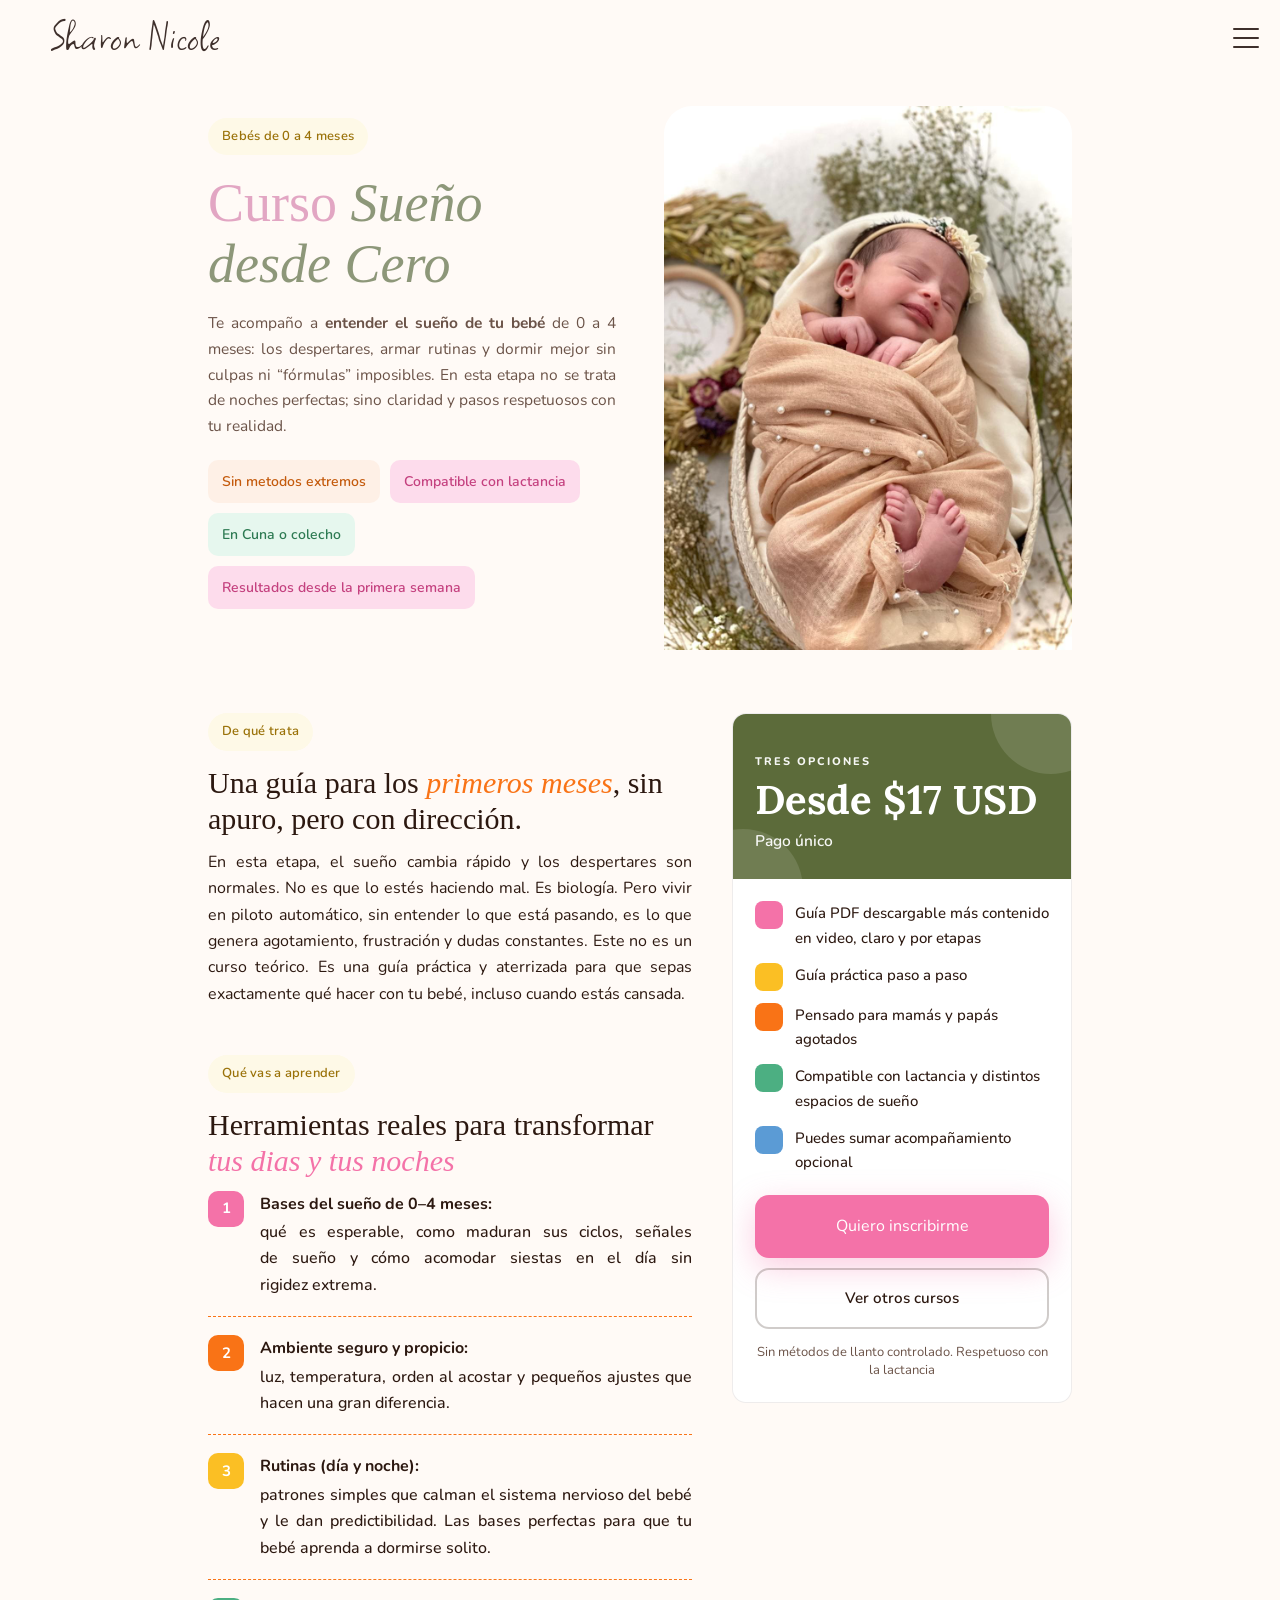
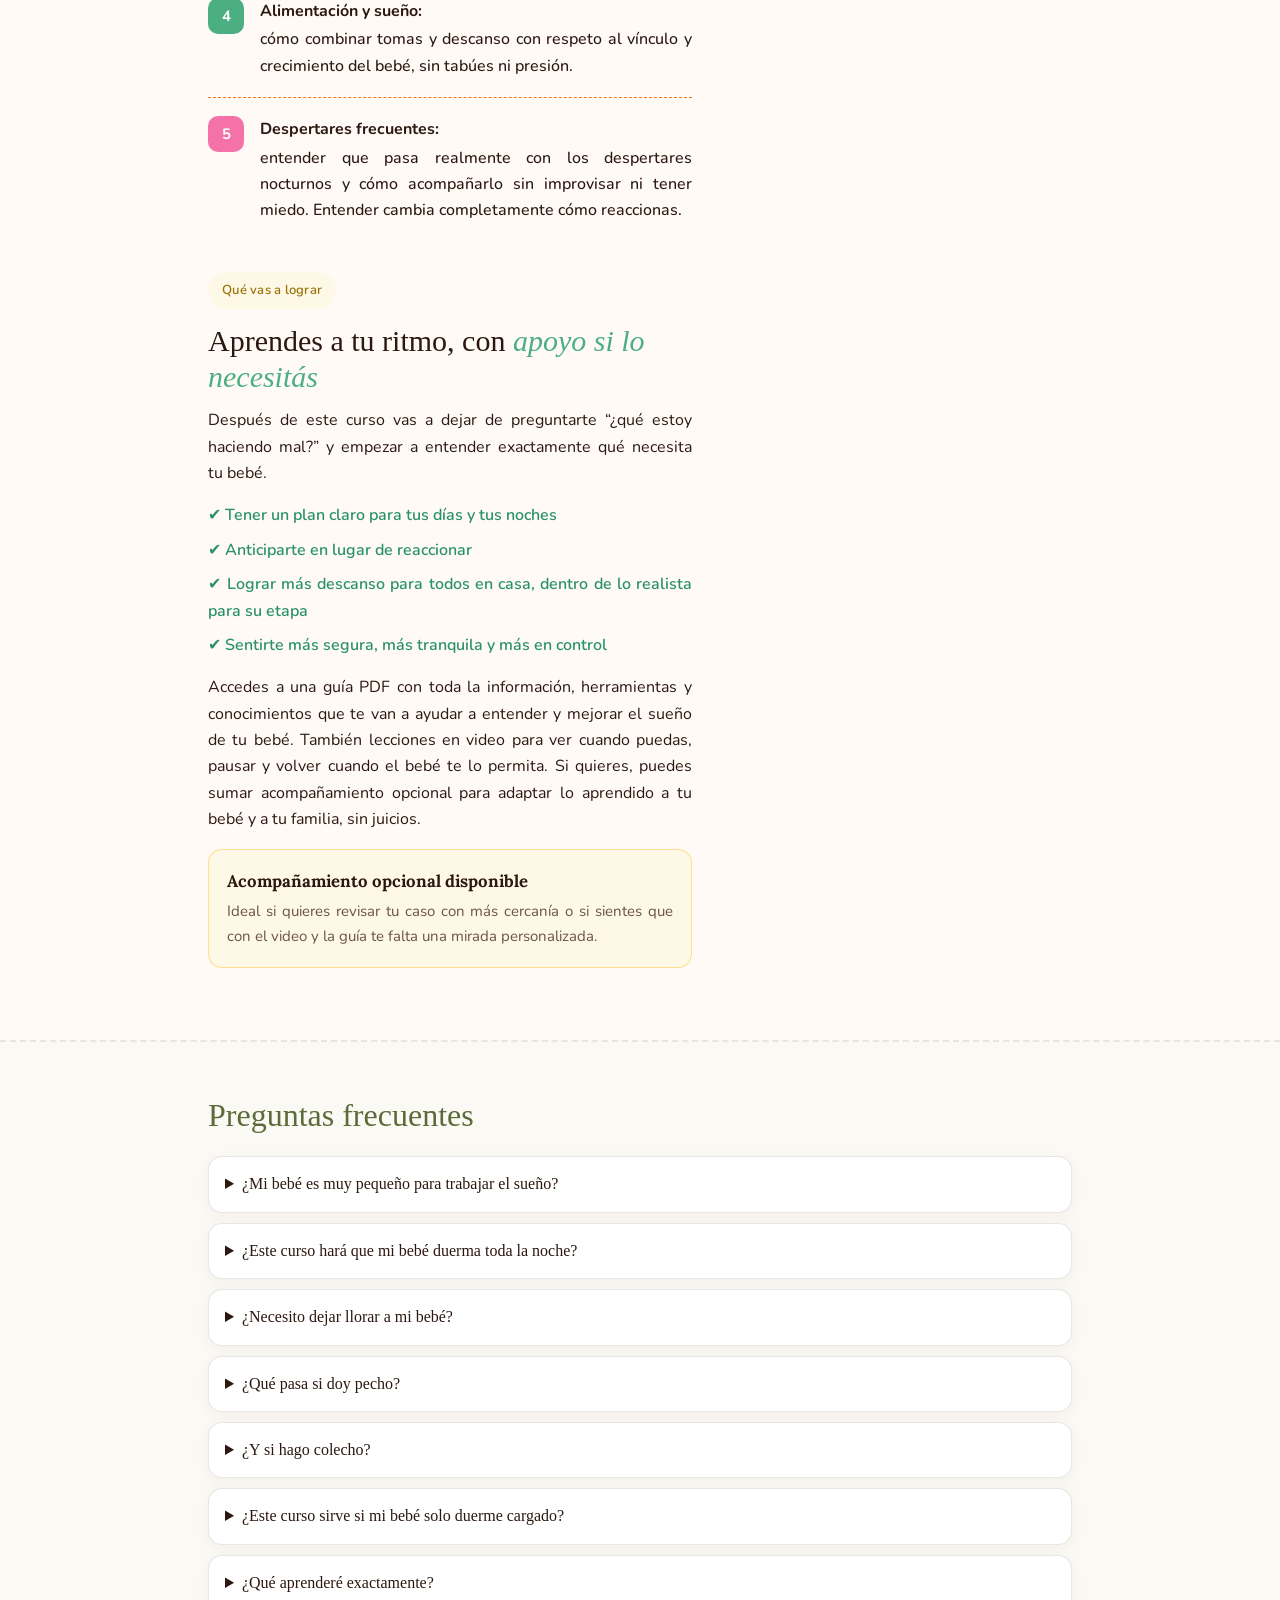
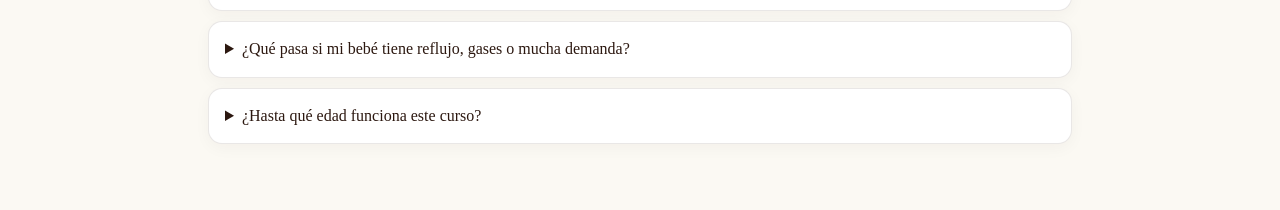
<file: curso-sueno-desde-cero/index.html>
<!DOCTYPE html>
<html lang="es">
<head>
  <!-- Google tag (gtag.js) -->
  <script async src="https://www.googletagmanager.com/gtag/js?id=G-JML4XXE2QT"></script>
  <script>
    window.dataLayer = window.dataLayer || [];
    function gtag(){dataLayer.push(arguments);}
    gtag('js', new Date());

    gtag('config', 'G-JML4XXE2QT');
  </script>
  <meta charset="UTF-8">
  <meta name="viewport" content="width=device-width, initial-scale=1.0">
  <meta name="description" content="Curso Sueño desde Cero para bebés de 0 a 4 meses: bases del sueño, rutinas y despertares con claridad. Enfoque respetuoso con Sharon Nicole, consultora de sueño infantil.">
  <meta name="robots" content="index,follow">
  <meta property="og:type" content="website">
  <meta property="og:locale" content="es_ES">
  <meta property="og:title" content="Curso Sueño desde Cero (0–4 meses) | Sharon Nicole">
  <meta property="og:description" content="Guía para establecer bases de sueño en los primeros meses: rutinas, despertares y calma en casa, con método respetuoso.">
  <meta name="twitter:card" content="summary_large_image">
  <meta name="twitter:title" content="Curso Sueño desde Cero (0–4 meses) | Sharon Nicole">
  <meta name="twitter:description" content="Guía para bebés de 0 a 4 meses: bases del sueño, rutinas y pasos concretos sin culpas.">
  <title>Curso Sueño desde Cero (0–4 meses) | Sharon Nicole</title>
  <link rel="preconnect" href="https://fonts.googleapis.com">
  <link rel="preconnect" href="https://fonts.gstatic.com" crossorigin>
  <link href="https://fonts.googleapis.com/css2?family=Chiron+Hei+HK:ital,wght@0,200..900;1,200..900&family=DM+Sans:ital,opsz,wght@0,9..40,300;0,9..40,400;0,9..40,500;0,9..40,600;0,9..40,700&family=Fraunces:opsz,wght@9..144,500;9..144,700&family=Manrope:wght@400;500;600;700&family=Schoolbell&family=Square+Peg&display=swap" rel="stylesheet">
  <link href="https://fonts.googleapis.com/css2?family=Lora:ital,wght@0,400;0,500;0,600;0,700;1,400;1,500;1,600;1,700&family=Nunito:wght@400;500;600;700&display=swap" rel="stylesheet">
  <link rel="stylesheet" href="../styles.css?v=259">
  <link rel="stylesheet" href="../curso-soy-ese-bebe.css?v=34">
</head>
<body class="seb-page seb-page--sueno-desde-cero">
  <header class="topbar">
    <div class="header-inner">
      <a class="logo header-logo" href="../">Sharon Nicole</a>
      <nav class="nav header-nav" aria-label="Principal">
        <a href="../#cursos-asesorias">Cursos</a>
        <a href="../#sigueme-redes">Redes</a>
        <a href="#faq">FAQ</a>
      </nav>
      <button
        type="button"
        class="nav-menu-toggle"
        aria-expanded="false"
        aria-controls="site-nav-drawer"
        aria-label="Abrir menú de navegación"
      >
        <span class="nav-menu-toggle__bar" aria-hidden="true"></span>
        <span class="nav-menu-toggle__bar" aria-hidden="true"></span>
        <span class="nav-menu-toggle__bar" aria-hidden="true"></span>
      </button>
      <a class="btn btn-sm header-cta" href="../#sigueme-redes">Sígueme</a>
    </div>
  </header>

  <div
    id="site-nav-drawer"
    class="nav-drawer"
    role="dialog"
    aria-modal="true"
    aria-labelledby="site-nav-drawer-title"
    aria-hidden="true"
  >
    <div class="nav-drawer__backdrop" aria-hidden="true"></div>
    <div class="nav-drawer__panel">
      <button type="button" class="nav-drawer__close" aria-label="Cerrar menú">
        <span aria-hidden="true">×</span>
      </button>
      <p id="site-nav-drawer-title" class="nav-drawer__kicker">Navegación</p>
      <nav class="nav-drawer__nav" aria-label="Secciones del sitio">
        <ul class="nav-drawer__list">
          <li><a href="../">Inicio</a></li>
          <li><a href="../#realidad">La realidad</a></li>
          <li><a href="../#cursos-asesorias">Cursos</a></li>
          <li><a href="../#mama-florece">Por qué encaja</a></li>
          <li><a href="../#testimonios-caribbean">Testimonios</a></li>
          <li><a href="../#sigueme-redes">Redes</a></li>
        </ul>
      </nav>
      <a class="btn nav-drawer__cta" href="../#sigueme-redes">Sígueme</a>
    </div>
  </div>

  <main>
    <section class="seb-hero" aria-labelledby="seb-hero-title">
      <div class="seb-wrap seb-hero__grid">
        <div class="seb-hero__left">
          <span class="seb-badge">Bebés de 0 a 4 meses</span>
          <h1 id="seb-hero-title" class="seb-hero__h1"><span class="seb-hero__h1-curso">Curso</span> <em class="seb-hero__h1-olive">Sueño desde Cero</em></h1>
          <p class="seb-hero__lede">
            Te acompaño a <strong>entender el sueño de tu bebé</strong> de 0 a 4 meses: los despertares, armar rutinas y dormir mejor sin culpas ni “fórmulas” imposibles. En esta etapa no se trata de noches perfectas; sino claridad y pasos respetuosos con tu realidad.
          </p>
          <ul class="seb-chips">
            <li class="seb-chip seb-chip--orange">Sin metodos extremos</li>
            <li class="seb-chip seb-chip--pink">Compatible con lactancia</li>
            <li class="seb-chip seb-chip--green">En Cuna o colecho</li>
            <li class="seb-chip seb-chip--pink">Resultados desde la primera semana</li>
          </ul>
        </div>
        <div class="seb-hero__right">
          <div class="seb-hero-media">
            <img class="seb-hero-media__img" src="../img/Victoria%20sdc.jpeg" alt="Victoria" loading="eager" decoding="async">
          </div>
        </div>
      </div>
    </section>

    <section class="seb-band" aria-labelledby="seb-about-title">
      <div class="seb-wrap seb-main-grid">
        <div class="seb-prose">
          <article class="seb-block">
            <span class="seb-tag seb-tag--orange">De qué trata</span>
            <h2 id="seb-about-title">Una guía para los <em>primeros meses</em>, sin apuro, pero con dirección.</h2>
            <p>En esta etapa, el sueño cambia rápido y los despertares son normales. No es que lo estés haciendo mal. Es biología. Pero vivir en piloto automático, sin entender lo que está pasando, es lo que genera agotamiento, frustración y dudas constantes. Este no es un curso teórico. Es una guía práctica y aterrizada para que sepas exactamente qué hacer con tu bebé, incluso cuando estás cansada.</p>
          </article>

          <article class="seb-block seb-section--pink">
            <span class="seb-tag seb-tag--pink">Qué vas a aprender</span>
            <h2>Herramientas reales para transformar<em> tus dias y tus noches</em></h2>
            <ol class="seb-learn-list">
              <li class="seb-learn-item">
                <span class="seb-num seb-num--pink" aria-hidden="true">1</span>
                <p><strong>Bases del sueño de 0–4 meses:</strong> qué es esperable, como maduran sus ciclos, señales de sueño y cómo acomodar siestas en el día sin rigidez extrema.</p>
              </li>
              <li class="seb-learn-item">
                <span class="seb-num seb-num--orange" aria-hidden="true">2</span>
                <p><strong>Ambiente seguro y propicio:</strong> luz, temperatura, orden al acostar y pequeños ajustes que hacen una gran diferencia.</p>
              </li>
              <li class="seb-learn-item">
                <span class="seb-num seb-num--yellow" aria-hidden="true">3</span>
                <p><strong>Rutinas (día y noche):</strong> patrones simples que calman el sistema nervioso del bebé y le dan predictibilidad. Las bases perfectas para que tu bebé aprenda a dormirse solito.</p>
              </li>
              <li class="seb-learn-item">
                <span class="seb-num seb-num--green" aria-hidden="true">4</span>
                <p><strong>Alimentación y sueño:</strong> cómo combinar tomas y descanso con respeto al vínculo y crecimiento del bebé, sin tabúes ni presión.</p>
              </li>
              <li class="seb-learn-item">
                <span class="seb-num seb-num--pink" aria-hidden="true">5</span>
                <p><strong>Despertares frecuentes:</strong> entender que pasa realmente con los despertares nocturnos y cómo acompañarlo sin improvisar ni tener miedo. Entender cambia completamente cómo reaccionas.</p>
              </li>
            </ol>
          </article>

          <article class="seb-block seb-section--green">
            <span class="seb-tag seb-tag--green">Qué vas a lograr</span>
            <h2>Aprendes a tu ritmo, con <em>apoyo si lo necesitás</em></h2>
            <p>
              Después de este curso vas a dejar de preguntarte “¿qué estoy haciendo mal?” y empezar a entender exactamente qué necesita tu bebé.
            </p>
            <ul class="seb-achieve-list">
              <li>✔ Tener un plan claro para tus días y tus noches</li>
              <li>✔ Anticiparte en lugar de reaccionar</li>
              <li>✔ Lograr más descanso para todos en casa, dentro de lo realista para su etapa</li>
              <li>✔ Sentirte más segura, más tranquila y más en control</li>
            </ul>
            <p>
              Accedes a una guía PDF con toda la información, herramientas y conocimientos que te van a ayudar a entender y mejorar el sueño de tu bebé. También lecciones en video para ver cuando puedas, pausar y volver cuando el bebé te lo permita. Si quieres, puedes sumar acompañamiento opcional para adaptar lo aprendido a tu bebé y a tu familia, sin juicios.
            </p>
            <div class="seb-strip">
              <div>
                <strong>Acompañamiento opcional disponible</strong>
                <p>Ideal si quieres revisar tu caso con más cercanía o si sientes que con el video y la guía te falta una mirada personalizada.</p>
              </div>
            </div>
          </article>
        </div>

        <aside class="seb-sidebar" aria-label="Inversión y acceso">
          <div class="seb-price">
            <header class="seb-price__head">
              <p class="seb-price__label">Tres opciones</p>
              <p class="seb-price__amount">Desde&nbsp;$17&nbsp;USD</p>
              <p class="seb-price__note">Pago único</p>
            </header>
            <div class="seb-price__body">
              <ul class="seb-price-features">
                <li>
                  <span class="seb-ico seb-ico--pink" aria-hidden="true"></span>
                  <span>Guía PDF descargable más contenido en video, claro y por etapas</span>
                </li>
                <li>
                  <span class="seb-ico seb-ico--yellow" aria-hidden="true"></span>
                  <span>Guía práctica paso a paso</span>
                </li>
                <li>
                  <span class="seb-ico seb-ico--orange" aria-hidden="true"></span>
                  <span>Pensado para mamás y papás agotados</span>
                </li>
                <li>
                  <span class="seb-ico seb-ico--green" aria-hidden="true"></span>
                  <span>Compatible con lactancia y distintos espacios de sueño</span>
                </li>
                <li>
                  <span class="seb-ico seb-ico--blue" aria-hidden="true"></span>
                  <span>Puedes sumar acompañamiento opcional</span>
                </li>
              </ul>
              <div class="seb-price__actions">
                <button
                  type="button"
                  class="seb-btn seb-btn--pink seb-btn--block"
                  data-seb-plans-open
                  aria-haspopup="dialog"
                >Quiero inscribirme</button>
                <a class="seb-btn seb-btn--ghost seb-btn--block" href="../#cursos-asesorias">Ver otros cursos</a>
              </div>
              <p class="seb-price__fine">Sin métodos de llanto controlado. Respetuoso con la lactancia</p>
            </div>
          </div>
        </aside>
      </div>
    </section>

    <section id="faq" class="seb-faq" aria-labelledby="seb-faq-title">
      <div class="seb-wrap seb-faq__inner">
        <h2 id="seb-faq-title" class="seb-faq__title">Preguntas frecuentes</h2>
        <div class="seb-faq__list">
          <details>
            <summary>¿Mi bebé es muy pequeño para trabajar el sueño?</summary>
            <p>¡No! En los primeros 4 meses NO trabajamos entrenamiento de sueño. Lo que aprenderás es a construir bases saludables desde temprano: entender el sueño de tu bebé, crear rutinas realistas, mejorar el ambiente de descanso y reducir el agotamiento desde una perspectiva respetuosa y basada en ciencia. Esta base es importantísima para luego poder trabajar cualquier método para enseñarlo a dormir solito.</p>
          </details>
          <details>
            <summary>¿Este curso hará que mi bebé duerma toda la noche?</summary>
            <p>Cada bebé es diferente. Durante los primeros meses es completamente normal que existan despertares nocturnos, especialmente por alimentación. Sin embargo, muchas familias logran noches más organizadas, y a partir de los 2,5 meses y 3 meses los bebés logran dormir hasta 8&nbsp;hrs de corrido, se logran ciclos de sueño más largos y bebés más tranquilos al implementar las herramientas del curso.</p>
          </details>
          <details>
            <summary>¿Necesito dejar llorar a mi bebé?</summary>
            <p>¡NO, para nada! Este curso está enfocado en acompañamiento, regulación y estructura.</p>
            <p>Aquí no trabajamos métodos de “dejar llorar”. Aprenderás cómo acompañar el sueño de tu bebé entendiendo y respetando sus necesidades emocionales y fisiológicas.</p>
          </details>
          <details>
            <summary>¿Qué pasa si doy pecho?</summary>
            <p>Perfecto. El curso es completamente compatible con lactancia materna, lactancia mixta o fórmula. Las herramientas están diseñadas para ayudarte a mejorar el descanso SIN afectar el vínculo ni la alimentación de tu bebé.</p>
          </details>
          <details>
            <summary>¿Y si hago colecho?</summary>
            <p>También puedes aplicar el curso. Muchas familias hacen colecho y aun así logran mejorar muchísimo el descanso de toda la casa. El curso te enseña herramientas prácticas que puedes adaptar a la dinámica que funcione mejor para tu familia.</p>
            <p>Lo recomendable es que el bebé tenga su espacio (cuna, moisés, corral, etc.).</p>
          </details>
          <details>
            <summary>¿Este curso sirve si mi bebé solo duerme cargado?</summary>
            <p>Sí. Y es muchísimo más común de lo que imaginas. Aprenderás por qué sucede, qué pasa biológicamente en esta etapa y cómo comenzar poco a poco a crear hábitos sostenibles para que tu bebé pueda dormir en su cuna sin presión ni culpa.</p>
          </details>
          <details>
            <summary>¿Qué aprenderé exactamente?</summary>
            <p>Aprenderás:</p>
            <ul class="seb-faq__bullets">
              <li>Cómo funciona el sueño de 0 a 4 meses</li>
              <li>Cómo manejar despertares nocturnos</li>
              <li>Ventanas de sueño y horarios</li>
              <li>Rutinas realistas</li>
              <li>Ambiente ideal para dormir</li>
              <li>Cómo reducir sobrecansancio y cortisol</li>
              <li>Cómo lograr siestas más organizadas</li>
              <li>Herramientas para acompañar el sueño sin agotarte</li>
            </ul>
          </details>
          <details>
            <summary>¿Qué pasa si mi bebé tiene reflujo, gases o mucha demanda?</summary>
            <p>El curso puede ayudarte muchísimo a entender cómo estos factores impactan el sueño y qué ajustes hacer en las rutinas y horarios. Sin embargo, siempre recomendamos acompañar cualquier condición médica de la mano de tu pediatra.</p>
          </details>
          <details>
            <summary>¿Hasta qué edad funciona este curso?</summary>
            <p>Este curso está diseñado especialmente para bebés desde recién nacidos hasta los 4 meses.</p>
            <p>Si tu bebé ya está entrando en la regresión de los 4 meses, te recomendamos pasar al <a href="../curso-noches-completas/">Curso Noches Completas</a>.</p>
          </details>
        </div>
      </div>
    </section>

  </main>

  <script type="application/json" id="seb-plans-config">
    {
      "title": "Elige cómo quieres empezar",
      "subtitle": "Curso Sueño desde Cero",
      "footnote": "Pago seguro vía Hotmart · Sin métodos de llanto controlado",
      "plans": [
        {
          "name": "Solo e-book",
          "tagline": "Guía PDF descargable",
          "price": "17",
          "billing": "USD · pago único",
          "accent": "pink",
          "features": [
            "Las bases sobre el sueño de los bebés",
            "Guía práctica paso a paso",
            "Descarga y consulta cuando quieras"
          ],
          "cta": "Comprar e-book",
          "checkoutUrl": "https://pay.hotmart.com/B105910840D",
          "buttonStyle": "ghost"
        },
        {
          "name": "E-book + video",
          "tagline": "Guía PDF y lecciones en video",
          "price": "37",
          "billing": "USD · pago único",
          "accent": "yellow",
          "featured": true,
          "badge": "Más elegido",
          "features": [
            "Todo lo del plan Solo e-book",
            "Lecciones en video por etapas",
            "Acceso al contenido por 6 meses"
          ],
          "cta": "Comprar e-book + video",
          "checkoutUrl": "https://pay.hotmart.com/A105765475E",
          "buttonStyle": "primary"
        },
        {
          "name": "Curso + asesoría",
          "tagline": "E-book, video y videollamada 1:1",
          "price": "70",
          "billing": "USD · pago único",
          "accent": "green",
          "features": [
            "Todo lo del plan E-book + video",
            "Asesoría personalizada de 60 minutos",
            "Plan adaptado a tu bebé y tu familia"
          ],
          "cta": "Elegir día y pagar",
          "checkoutUrl": "https://pay.hotmart.com/P105911452I",
          "calendlyUrl": "https://calendly.com/sharonnicolett/30min",
          "checkoutFlow": "calendly-hotmart",
          "buttonStyle": "primary"
        }
      ]
    }
  </script>

  <div id="seb-plans-modal" class="seb-plans-modal" aria-hidden="true">
    <div class="seb-plans-modal__backdrop" data-seb-plans-close tabindex="-1"></div>
    <div
      class="seb-plans-modal__dialog"
      role="dialog"
      aria-modal="true"
      aria-labelledby="seb-plans-modal-title"
      tabindex="-1"
    >
      <button type="button" class="seb-plans-modal__close" data-seb-plans-close aria-label="Cerrar">×</button>
      <header class="seb-plans-modal__header">
        <p class="seb-plans-modal__subtitle" id="seb-plans-modal-subtitle"></p>
        <h2 id="seb-plans-modal-title" class="seb-plans-modal__title"></h2>
      </header>
      <div class="seb-plans-modal__grid" id="seb-plans-modal-grid" role="list"></div>
      <p class="seb-plans-modal__footnote" id="seb-plans-modal-footnote"></p>
    </div>
  </div>

  <div id="seb-calendly-hotmart-modal" class="seb-flow-modal" aria-hidden="true">
    <div class="seb-flow-modal__backdrop" data-seb-flow-modal-close tabindex="-1"></div>
    <div
      class="seb-flow-modal__dialog"
      role="dialog"
      aria-modal="true"
      aria-labelledby="seb-flow-modal-title"
      tabindex="-1"
    >
      <button type="button" class="seb-flow-modal__close" data-seb-flow-modal-close aria-label="Cerrar ventana">×</button>
      <h2 id="seb-flow-modal-title" class="seb-flow-modal__title">Agenda tu asesoría</h2>
      <p id="seb-flow-modal-lede" class="seb-flow-modal__lede"></p>
      <div id="seb-calendly-inline-host" class="seb-flow-modal__calendly-host"></div>
    </div>
  </div>

  <script src="../script.js"></script>
</body>
</html>
</file>
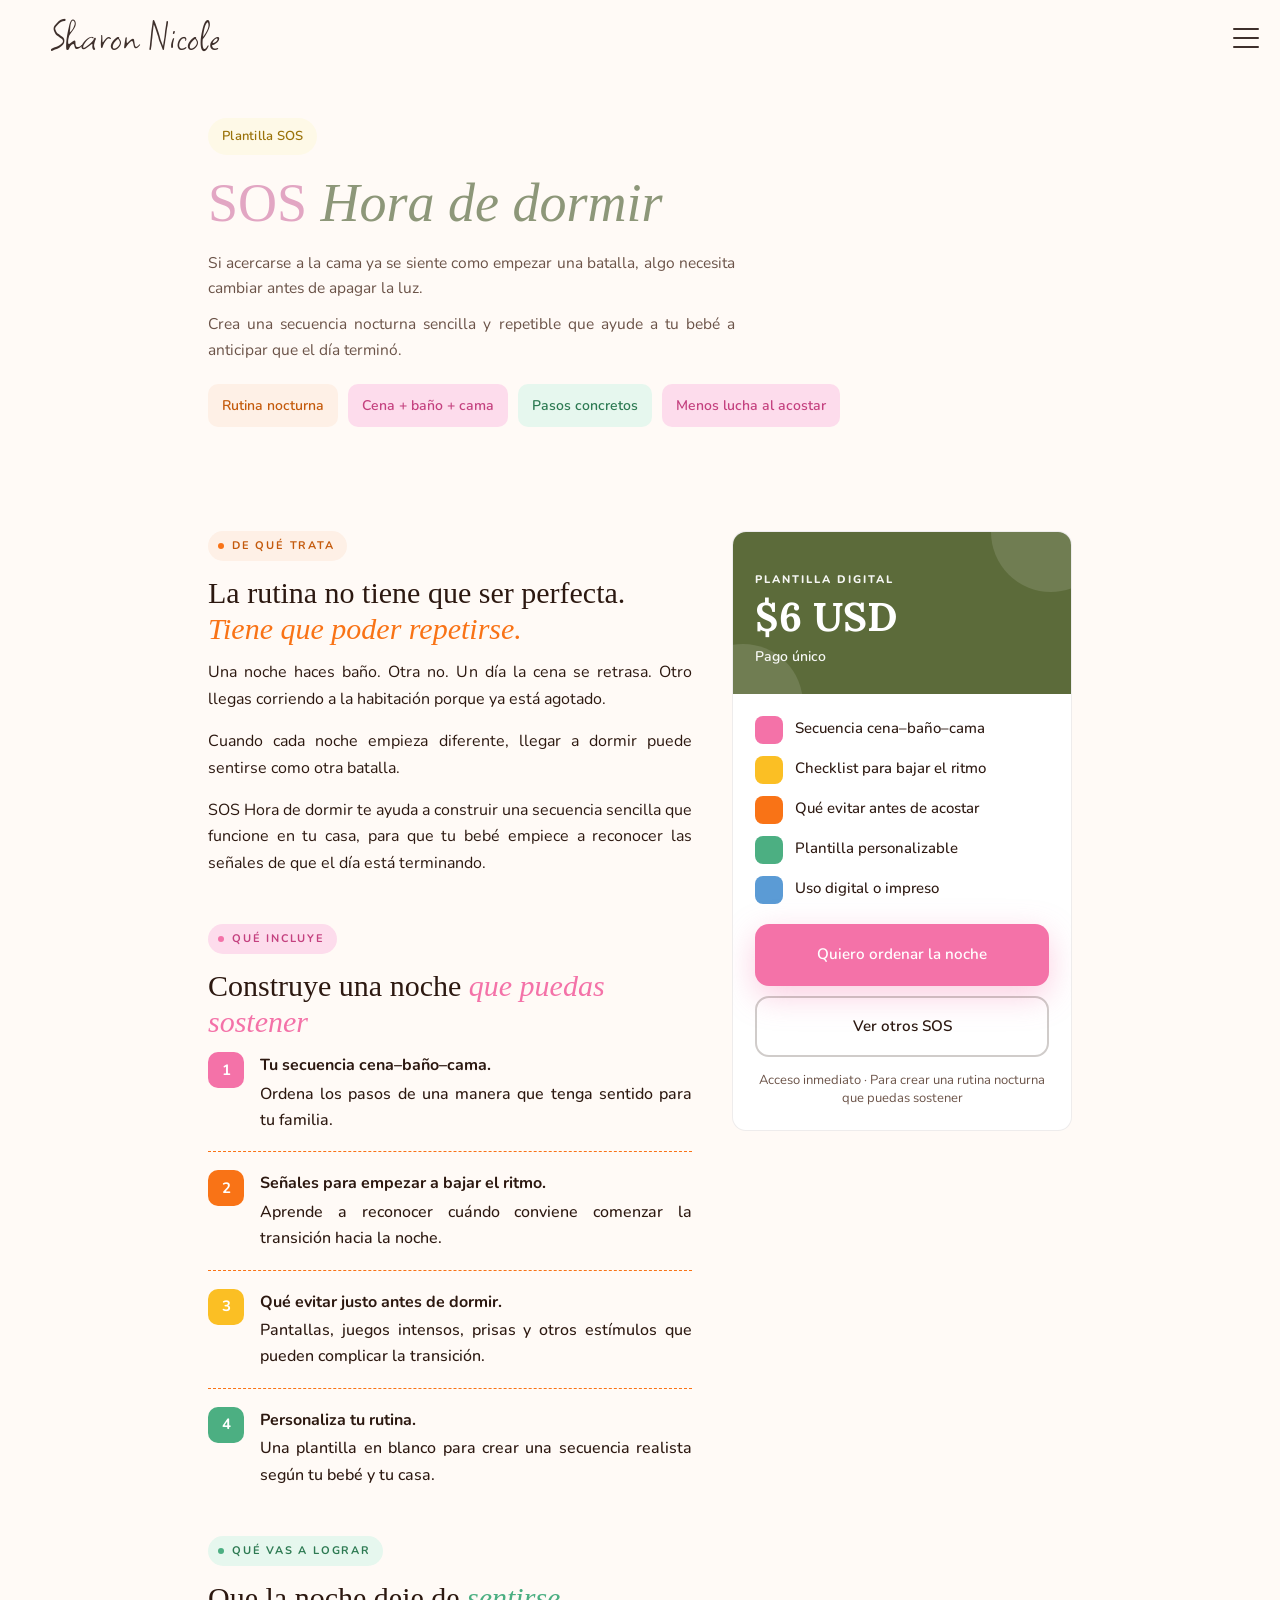
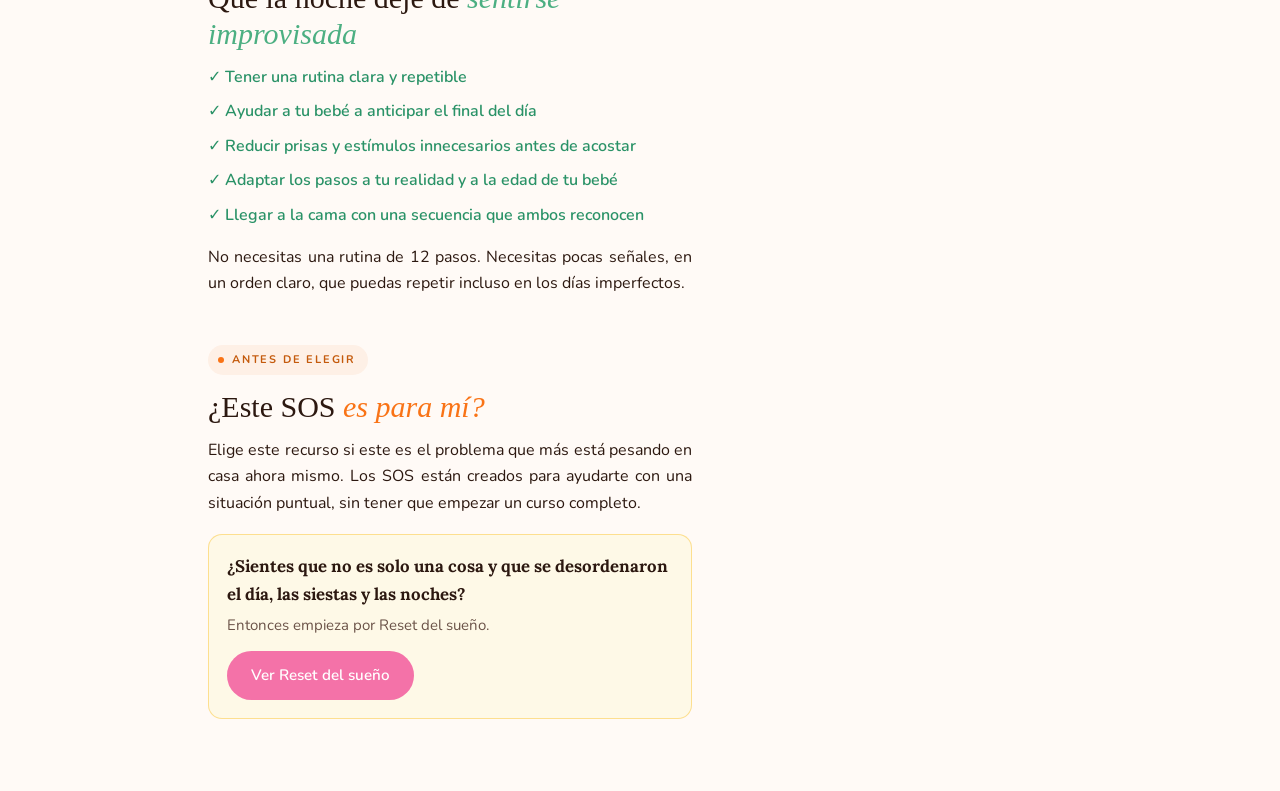
<file: plantilla-hora-de-dormir/index.html>
﻿<!DOCTYPE html>
<html lang="es">
<head>
  <!-- Google tag (gtag.js) -->
  <script async src="https://www.googletagmanager.com/gtag/js?id=G-JML4XXE2QT"></script>
  <script>
    window.dataLayer = window.dataLayer || [];
    function gtag(){dataLayer.push(arguments);}
    gtag('js', new Date());

    gtag('config', 'G-JML4XXE2QT');
  </script>
  <meta charset="UTF-8">
  <meta name="viewport" content="width=device-width, initial-scale=1.0">
  <meta name="description" content="Si acercarse a la cama ya se siente como empezar una batalla, algo necesita cambiar antes de apagar la luz. Crea una secuencia nocturna sencilla y repetible que ayude a tu bebé a anticipar que el día terminó.">
  <meta name="robots" content="index,follow">
  <meta property="og:type" content="website">
  <meta property="og:locale" content="es_ES">
  <meta property="og:title" content="SOS Hora de dormir | Sharon Nicole">
  <meta property="og:description" content="Si acercarse a la cama ya se siente como empezar una batalla, algo necesita cambiar antes de apagar la luz. Crea una secuencia nocturna sencilla y repetible que ayude a tu bebé a anticipar que el día terminó.">
  <meta name="twitter:card" content="summary_large_image">
  <meta name="twitter:title" content="SOS Hora de dormir | Sharon Nicole">
  <meta name="twitter:description" content="Si acercarse a la cama ya se siente como empezar una batalla, algo necesita cambiar antes de apagar la luz. Crea una secuencia nocturna sencilla y repetible que ayude a tu bebé a anticipar que el día terminó.">
  <title>SOS Hora de dormir | Sharon Nicole</title>
  <link rel="preconnect" href="https://fonts.googleapis.com">
  <link rel="preconnect" href="https://fonts.gstatic.com" crossorigin>
  <link href="https://fonts.googleapis.com/css2?family=Chiron+Hei+HK:ital,wght@0,200..900;1,200..900&family=DM+Sans:ital,opsz,wght@0,9..40,300;0,9..40,400;0,9..40,500;0,9..40,600;0,9..40,700&family=Fraunces:opsz,wght@9..144,500;9..144,700&family=Manrope:wght@400;500;600;700&family=Schoolbell&family=Square+Peg&display=swap" rel="stylesheet">
  <link href="https://fonts.googleapis.com/css2?family=Lora:ital,wght@0,400;0,500;0,600;0,700;1,400;1,500;1,600;1,700&family=Nunito:wght@400;500;600;700&display=swap" rel="stylesheet">
  <link rel="stylesheet" href="../styles.css?v=279">
  <link rel="stylesheet" href="../curso-soy-ese-bebe.css?v=42">
</head>
<body class="seb-page seb-page--plantilla-hora-dormir">
  <header class="topbar">
    <div class="header-inner">
      <a class="logo header-logo" href="../">Sharon Nicole</a>
      <nav class="nav header-nav" aria-label="Principal">
        <a href="../#cursos-asesorias">Cursos</a>
        <a href="../#recursos">Recursos</a>
        <a href="../#sigueme-redes">Redes</a>
      </nav>
      <button
        type="button"
        class="nav-menu-toggle"
        aria-expanded="false"
        aria-controls="site-nav-drawer"
        aria-label="Abrir menú de navegación"
      >
        <span class="nav-menu-toggle__bar" aria-hidden="true"></span>
        <span class="nav-menu-toggle__bar" aria-hidden="true"></span>
        <span class="nav-menu-toggle__bar" aria-hidden="true"></span>
      </button>
      <a class="btn btn-sm header-cta" href="../#sigueme-redes">Sígueme</a>
    </div>
  </header>

  <div
    id="site-nav-drawer"
    class="nav-drawer"
    role="dialog"
    aria-modal="true"
    aria-labelledby="site-nav-drawer-title"
    aria-hidden="true"
  >
    <div class="nav-drawer__backdrop" aria-hidden="true"></div>
    <div class="nav-drawer__panel">
      <button type="button" class="nav-drawer__close" aria-label="Cerrar menú">
        <span aria-hidden="true">×</span>
      </button>
      <p id="site-nav-drawer-title" class="nav-drawer__kicker">Navegación</p>
      <nav class="nav-drawer__nav" aria-label="Secciones del sitio">
        <ul class="nav-drawer__list">
          <li><a href="../">Inicio</a></li>
          <li><a href="../#realidad">La realidad</a></li>
          <li><a href="../#cursos-asesorias">Cursos</a></li>
          <li><a href="../#recursos">Recursos</a></li>
          <li><a href="../#testimonios-caribbean">Testimonios</a></li>
          <li><a href="../#sigueme-redes">Redes</a></li>
        </ul>
      </nav>
      <a class="btn nav-drawer__cta" href="../#sigueme-redes">Sígueme</a>
    </div>
  </div>

  <main>
    <section class="seb-hero" aria-labelledby="seb-hero-title">
      <div class="seb-wrap seb-hero__grid seb-hero__grid--solo">
        <div class="seb-hero__left">
          <span class="seb-badge">Plantilla SOS</span>
          <h1 id="seb-hero-title" class="seb-hero__h1"><span class="seb-hero__h1-curso">SOS</span> <em class="seb-hero__h1-olive">Hora de dormir</em></h1>
          <p class="seb-hero__lede">Si acercarse a la cama ya se siente como empezar una batalla, algo necesita cambiar antes de apagar la luz.</p>
          <p class="seb-hero__lede">Crea una secuencia nocturna sencilla y repetible que ayude a tu bebé a anticipar que el día terminó.</p>
          <ul class="seb-chips">
            <li class="seb-chip seb-chip--orange">Rutina nocturna</li>
            <li class="seb-chip seb-chip--pink">Cena + baño + cama</li>
            <li class="seb-chip seb-chip--green">Pasos concretos</li>
            <li class="seb-chip seb-chip--pink">Menos lucha al acostar</li>
          </ul>
        </div>
      </div>
    </section>

    <section class="seb-band" aria-labelledby="seb-about-title">
      <div class="seb-wrap seb-main-grid">
        <div class="seb-prose">
          <article class="seb-block">
            <span class="seb-tag seb-tag--orange">De qué trata</span>
            <h2 id="seb-about-title">La rutina no tiene que ser perfecta. <em>Tiene que poder repetirse.</em></h2>
            <p>Una noche haces baño. Otra no. Un día la cena se retrasa. Otro llegas corriendo a la habitación porque ya está agotado.</p>
            <p>Cuando cada noche empieza diferente, llegar a dormir puede sentirse como otra batalla.</p>
            <p>SOS Hora de dormir te ayuda a construir una secuencia sencilla que funcione en tu casa, para que tu bebé empiece a reconocer las señales de que el día está terminando.</p>
          </article>

          <article class="seb-block seb-section--pink">
            <span class="seb-tag seb-tag--pink">Qué incluye</span>
            <h2>Construye una noche <em>que puedas sostener</em></h2>
            <ol class="seb-learn-list">
              <li class="seb-learn-item">
                <span class="seb-num seb-num--pink" aria-hidden="true">1</span>
                <p><strong>Tu secuencia cena–baño–cama.</strong> Ordena los pasos de una manera que tenga sentido para tu familia.</p>
              </li>
              <li class="seb-learn-item">
                <span class="seb-num seb-num--orange" aria-hidden="true">2</span>
                <p><strong>Señales para empezar a bajar el ritmo.</strong> Aprende a reconocer cuándo conviene comenzar la transición hacia la noche.</p>
              </li>
              <li class="seb-learn-item">
                <span class="seb-num seb-num--yellow" aria-hidden="true">3</span>
                <p><strong>Qué evitar justo antes de dormir.</strong> Pantallas, juegos intensos, prisas y otros estímulos que pueden complicar la transición.</p>
              </li>
              <li class="seb-learn-item">
                <span class="seb-num seb-num--green" aria-hidden="true">4</span>
                <p><strong>Personaliza tu rutina.</strong> Una plantilla en blanco para crear una secuencia realista según tu bebé y tu casa.</p>
              </li>
            </ol>
          </article>

          <article class="seb-block seb-section--green">
            <span class="seb-tag seb-tag--green">Qué vas a lograr</span>
            <h2>Que la noche deje de <em>sentirse improvisada</em></h2>
            <ul class="seb-achieve-list">
              <li>✓ Tener una rutina clara y repetible</li>
              <li>✓ Ayudar a tu bebé a anticipar el final del día</li>
              <li>✓ Reducir prisas y estímulos innecesarios antes de acostar</li>
              <li>✓ Adaptar los pasos a tu realidad y a la edad de tu bebé</li>
              <li>✓ Llegar a la cama con una secuencia que ambos reconocen</li>
            </ul>
            <p>No necesitas una rutina de 12 pasos. Necesitas pocas señales, en un orden claro, que puedas repetir incluso en los días imperfectos.</p>
          </article>

          <article class="seb-block seb-fit">
            <span class="seb-tag seb-tag--orange">Antes de elegir</span>
            <h2>¿Este SOS <em>es para mí?</em></h2>
            <p>Elige este recurso si este es el problema que más está pesando en casa ahora mismo. Los SOS están creados para ayudarte con una situación puntual, sin tener que empezar un curso completo.</p>
            <div class="seb-strip">
              <div>
                <strong>¿Sientes que no es solo una cosa y que se desordenaron el día, las siestas y las noches?</strong>
                <p>Entonces empieza por Reset del sueño.</p>
                <a class="seb-btn seb-btn--pink seb-btn--pill seb-fit__btn" href="../plantilla-reset-del-sueno/">Ver Reset del sueño</a>
              </div>
            </div>
          </article>
        </div>

        <aside class="seb-sidebar" aria-label="Inversión y acceso">
          <div class="seb-price">
            <header class="seb-price__head">
              <p class="seb-price__label">Plantilla digital</p>
              <p class="seb-price__amount">$6&nbsp;USD</p>
              <p class="seb-price__note">Pago único</p>
            </header>
            <div class="seb-price__body">
              <ul class="seb-price-features">
                <li>
                  <span class="seb-ico seb-ico--pink" aria-hidden="true"></span>
                  <span>Secuencia cena–baño–cama</span>
                </li>
                <li>
                  <span class="seb-ico seb-ico--yellow" aria-hidden="true"></span>
                  <span>Checklist para bajar el ritmo</span>
                </li>
                <li>
                  <span class="seb-ico seb-ico--orange" aria-hidden="true"></span>
                  <span>Qué evitar antes de acostar</span>
                </li>
                <li>
                  <span class="seb-ico seb-ico--green" aria-hidden="true"></span>
                  <span>Plantilla personalizable</span>
                </li>
                <li>
                  <span class="seb-ico seb-ico--blue" aria-hidden="true"></span>
                  <span>Uso digital o impreso</span>
                </li>
              </ul>
              <div class="seb-price__actions">
                <a
                  class="seb-btn seb-btn--pink seb-btn--block"
                  href="https://www.instagram.com/sharon.nicolett/"
                  target="_blank"
                  rel="noopener noreferrer"
                >Quiero ordenar la noche</a>
                <a class="seb-btn seb-btn--ghost seb-btn--block" href="../#recursos">Ver otros SOS</a>
              </div>
              <p class="seb-price__fine">Acceso inmediato · Para crear una rutina nocturna que puedas sostener</p>
            </div>
          </div>
        </aside>
      </div>
    </section>
  </main>

  <script src="../script.js"></script>
</body>
</html>
</file>
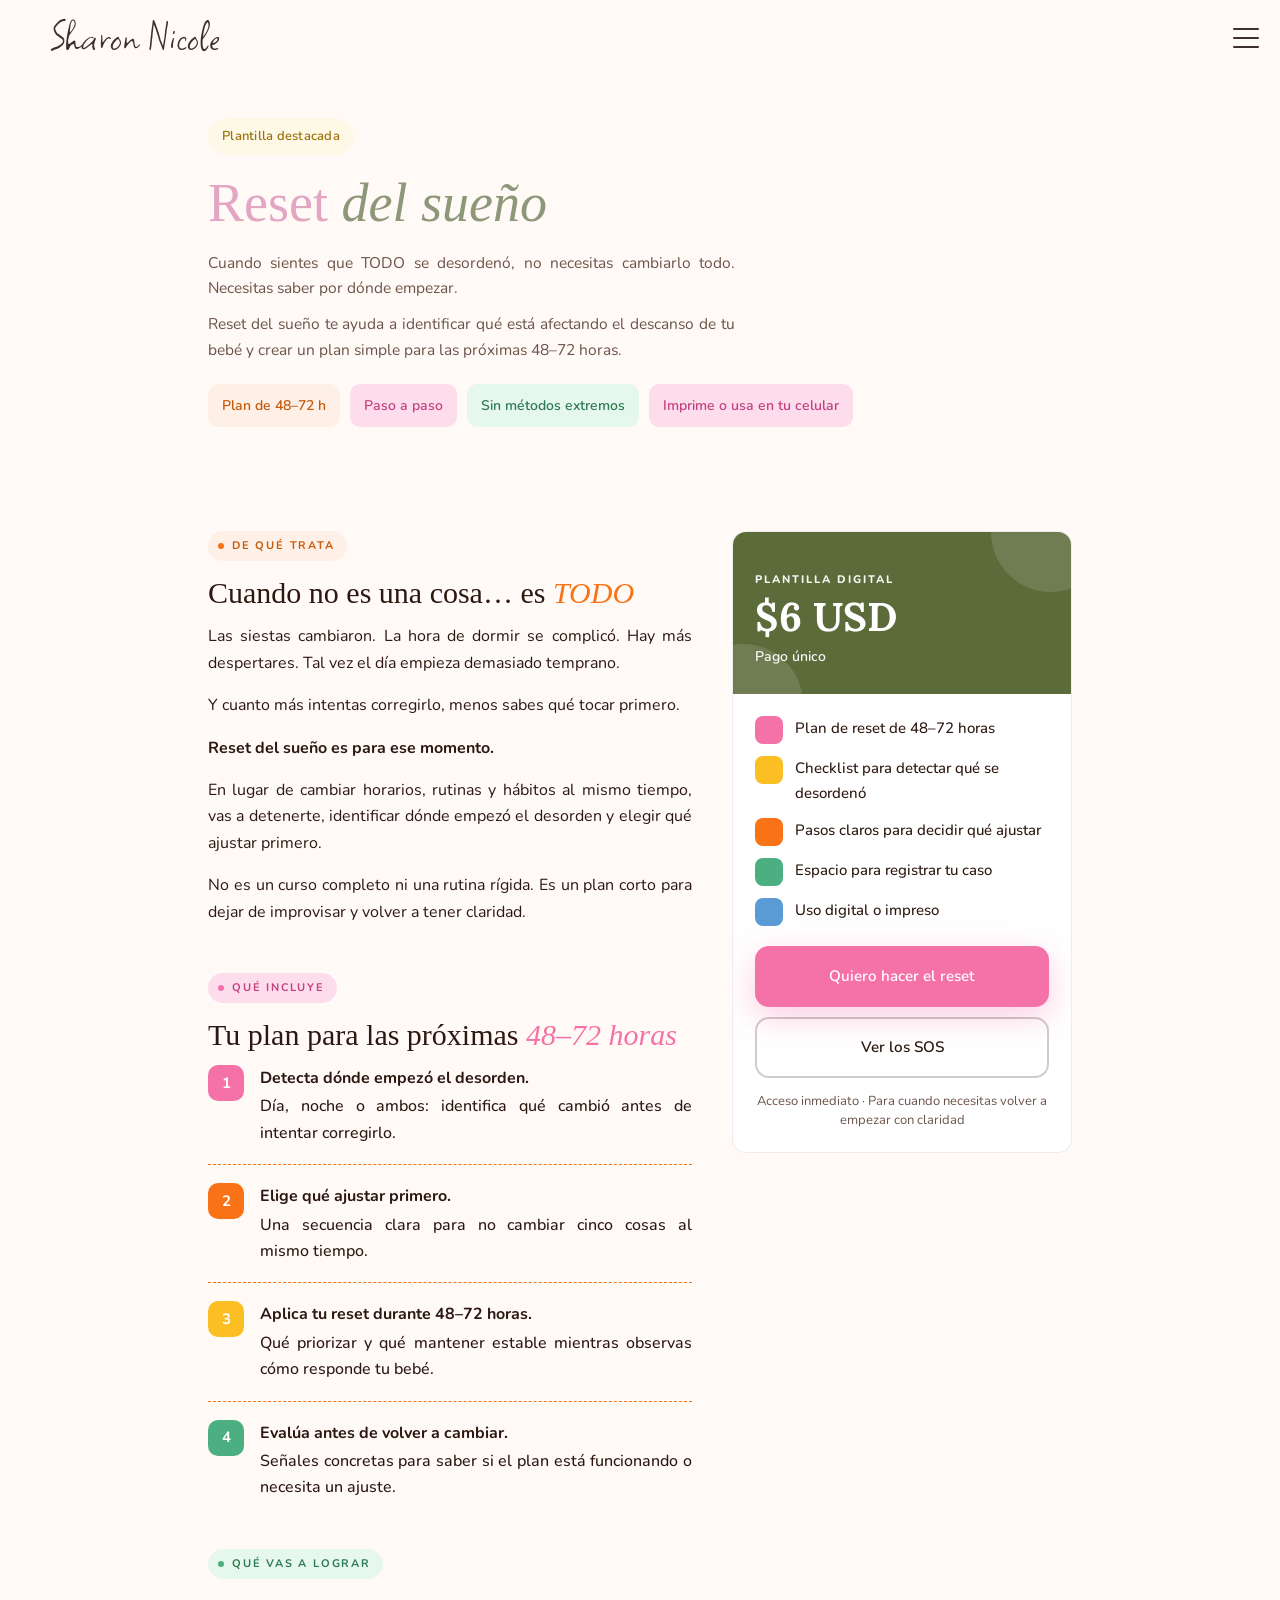
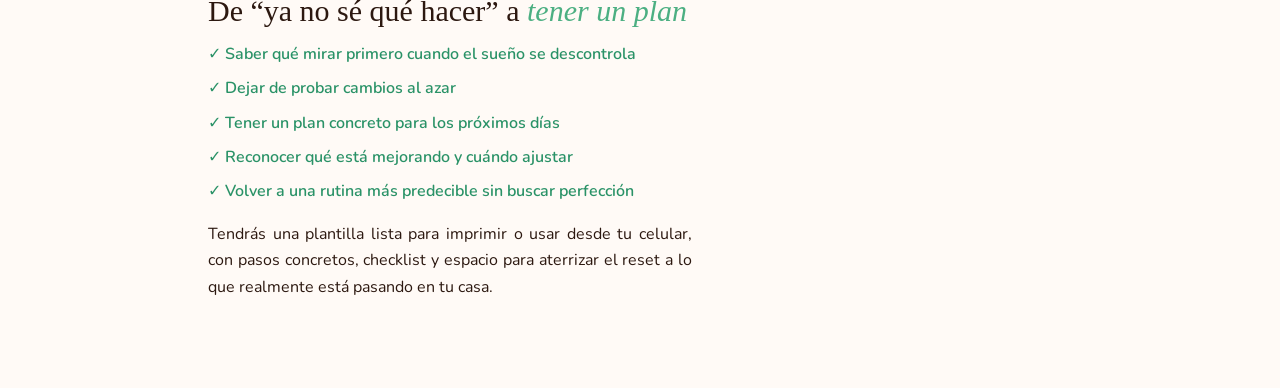
<file: plantilla-reset-del-sueno/index.html>
﻿<!DOCTYPE html>
<html lang="es">
<head>
  <!-- Google tag (gtag.js) -->
  <script async src="https://www.googletagmanager.com/gtag/js?id=G-JML4XXE2QT"></script>
  <script>
    window.dataLayer = window.dataLayer || [];
    function gtag(){dataLayer.push(arguments);}
    gtag('js', new Date());

    gtag('config', 'G-JML4XXE2QT');
  </script>
  <meta charset="UTF-8">
  <meta name="viewport" content="width=device-width, initial-scale=1.0">
  <meta name="description" content="Cuando sientes que TODO se desordenó, no necesitas cambiarlo todo. Necesitas saber por dónde empezar. Reset del sueño te ayuda a identificar qué está afectando el descanso de tu bebé y crear un plan simple para las próximas 48–72 horas.">
  <meta name="robots" content="index,follow">
  <meta property="og:type" content="website">
  <meta property="og:locale" content="es_ES">
  <meta property="og:title" content="Reset del sueño | Sharon Nicole">
  <meta property="og:description" content="Cuando sientes que TODO se desordenó, no necesitas cambiarlo todo. Necesitas saber por dónde empezar. Reset del sueño te ayuda a identificar qué está afectando el descanso de tu bebé y crear un plan simple para las próximas 48–72 horas.">
  <meta name="twitter:card" content="summary_large_image">
  <meta name="twitter:title" content="Reset del sueño | Sharon Nicole">
  <meta name="twitter:description" content="Cuando sientes que TODO se desordenó, no necesitas cambiarlo todo. Necesitas saber por dónde empezar. Reset del sueño te ayuda a identificar qué está afectando el descanso de tu bebé y crear un plan simple para las próximas 48–72 horas.">
  <title>Reset del sueño | Sharon Nicole</title>
  <link rel="preconnect" href="https://fonts.googleapis.com">
  <link rel="preconnect" href="https://fonts.gstatic.com" crossorigin>
  <link href="https://fonts.googleapis.com/css2?family=Chiron+Hei+HK:ital,wght@0,200..900;1,200..900&family=DM+Sans:ital,opsz,wght@0,9..40,300;0,9..40,400;0,9..40,500;0,9..40,600;0,9..40,700&family=Fraunces:opsz,wght@9..144,500;9..144,700&family=Manrope:wght@400;500;600;700&family=Schoolbell&family=Square+Peg&display=swap" rel="stylesheet">
  <link href="https://fonts.googleapis.com/css2?family=Lora:ital,wght@0,400;0,500;0,600;0,700;1,400;1,500;1,600;1,700&family=Nunito:wght@400;500;600;700&display=swap" rel="stylesheet">
  <link rel="stylesheet" href="../styles.css?v=279">
  <link rel="stylesheet" href="../curso-soy-ese-bebe.css?v=42">
</head>
<body class="seb-page seb-page--plantilla-reset">
  <header class="topbar">
    <div class="header-inner">
      <a class="logo header-logo" href="../">Sharon Nicole</a>
      <nav class="nav header-nav" aria-label="Principal">
        <a href="../#cursos-asesorias">Cursos</a>
        <a href="../#recursos">Recursos</a>
        <a href="../#sigueme-redes">Redes</a>
      </nav>
      <button
        type="button"
        class="nav-menu-toggle"
        aria-expanded="false"
        aria-controls="site-nav-drawer"
        aria-label="Abrir menú de navegación"
      >
        <span class="nav-menu-toggle__bar" aria-hidden="true"></span>
        <span class="nav-menu-toggle__bar" aria-hidden="true"></span>
        <span class="nav-menu-toggle__bar" aria-hidden="true"></span>
      </button>
      <a class="btn btn-sm header-cta" href="../#sigueme-redes">Sígueme</a>
    </div>
  </header>

  <div
    id="site-nav-drawer"
    class="nav-drawer"
    role="dialog"
    aria-modal="true"
    aria-labelledby="site-nav-drawer-title"
    aria-hidden="true"
  >
    <div class="nav-drawer__backdrop" aria-hidden="true"></div>
    <div class="nav-drawer__panel">
      <button type="button" class="nav-drawer__close" aria-label="Cerrar menú">
        <span aria-hidden="true">×</span>
      </button>
      <p id="site-nav-drawer-title" class="nav-drawer__kicker">Navegación</p>
      <nav class="nav-drawer__nav" aria-label="Secciones del sitio">
        <ul class="nav-drawer__list">
          <li><a href="../">Inicio</a></li>
          <li><a href="../#realidad">La realidad</a></li>
          <li><a href="../#cursos-asesorias">Cursos</a></li>
          <li><a href="../#recursos">Recursos</a></li>
          <li><a href="../#testimonios-caribbean">Testimonios</a></li>
          <li><a href="../#sigueme-redes">Redes</a></li>
        </ul>
      </nav>
      <a class="btn nav-drawer__cta" href="../#sigueme-redes">Sígueme</a>
    </div>
  </div>

  <main>
    <section class="seb-hero" aria-labelledby="seb-hero-title">
      <div class="seb-wrap seb-hero__grid seb-hero__grid--solo">
        <div class="seb-hero__left">
          <span class="seb-badge">Plantilla destacada</span>
          <h1 id="seb-hero-title" class="seb-hero__h1"><span class="seb-hero__h1-curso">Reset</span> <em class="seb-hero__h1-olive">del sueño</em></h1>
          <p class="seb-hero__lede">Cuando sientes que TODO se desordenó, no necesitas cambiarlo todo. Necesitas saber por dónde empezar.</p>
          <p class="seb-hero__lede">Reset del sueño te ayuda a identificar qué está afectando el descanso de tu bebé y crear un plan simple para las próximas 48–72 horas.</p>
          <ul class="seb-chips">
            <li class="seb-chip seb-chip--orange">Plan de 48–72 h</li>
            <li class="seb-chip seb-chip--pink">Paso a paso</li>
            <li class="seb-chip seb-chip--green">Sin métodos extremos</li>
            <li class="seb-chip seb-chip--pink">Imprime o usa en tu celular</li>
          </ul>
        </div>
      </div>
    </section>

    <section class="seb-band" aria-labelledby="seb-about-title">
      <div class="seb-wrap seb-main-grid">
        <div class="seb-prose">
          <article class="seb-block">
            <span class="seb-tag seb-tag--orange">De qué trata</span>
            <h2 id="seb-about-title">Cuando no es una cosa… es <em>TODO</em></h2>
            <p>Las siestas cambiaron. La hora de dormir se complicó. Hay más despertares. Tal vez el día empieza demasiado temprano.</p>
            <p>Y cuanto más intentas corregirlo, menos sabes qué tocar primero.</p>
            <p><strong>Reset del sueño es para ese momento.</strong></p>
            <p>En lugar de cambiar horarios, rutinas y hábitos al mismo tiempo, vas a detenerte, identificar dónde empezó el desorden y elegir qué ajustar primero.</p>
            <p>No es un curso completo ni una rutina rígida. Es un plan corto para dejar de improvisar y volver a tener claridad.</p>
          </article>

          <article class="seb-block seb-section--pink">
            <span class="seb-tag seb-tag--pink">Qué incluye</span>
            <h2>Tu plan para las próximas <em>48–72 horas</em></h2>
            <ol class="seb-learn-list">
              <li class="seb-learn-item">
                <span class="seb-num seb-num--pink" aria-hidden="true">1</span>
                <p><strong>Detecta dónde empezó el desorden.</strong> Día, noche o ambos: identifica qué cambió antes de intentar corregirlo.</p>
              </li>
              <li class="seb-learn-item">
                <span class="seb-num seb-num--orange" aria-hidden="true">2</span>
                <p><strong>Elige qué ajustar primero.</strong> Una secuencia clara para no cambiar cinco cosas al mismo tiempo.</p>
              </li>
              <li class="seb-learn-item">
                <span class="seb-num seb-num--yellow" aria-hidden="true">3</span>
                <p><strong>Aplica tu reset durante 48–72 horas.</strong> Qué priorizar y qué mantener estable mientras observas cómo responde tu bebé.</p>
              </li>
              <li class="seb-learn-item">
                <span class="seb-num seb-num--green" aria-hidden="true">4</span>
                <p><strong>Evalúa antes de volver a cambiar.</strong> Señales concretas para saber si el plan está funcionando o necesita un ajuste.</p>
              </li>
            </ol>
          </article>

          <article class="seb-block seb-section--green">
            <span class="seb-tag seb-tag--green">Qué vas a lograr</span>
            <h2>De “ya no sé qué hacer” a <em>tener un plan</em></h2>
            <ul class="seb-achieve-list">
              <li>✓ Saber qué mirar primero cuando el sueño se descontrola</li>
              <li>✓ Dejar de probar cambios al azar</li>
              <li>✓ Tener un plan concreto para los próximos días</li>
              <li>✓ Reconocer qué está mejorando y cuándo ajustar</li>
              <li>✓ Volver a una rutina más predecible sin buscar perfección</li>
            </ul>
            <p>Tendrás una plantilla lista para imprimir o usar desde tu celular, con pasos concretos, checklist y espacio para aterrizar el reset a lo que realmente está pasando en tu casa.</p>
          </article>

        </div>

        <aside class="seb-sidebar" aria-label="Inversión y acceso">
          <div class="seb-price">
            <header class="seb-price__head">
              <p class="seb-price__label">Plantilla digital</p>
              <p class="seb-price__amount">$6&nbsp;USD</p>
              <p class="seb-price__note">Pago único</p>
            </header>
            <div class="seb-price__body">
              <ul class="seb-price-features">
                <li>
                  <span class="seb-ico seb-ico--pink" aria-hidden="true"></span>
                  <span>Plan de reset de 48–72 horas</span>
                </li>
                <li>
                  <span class="seb-ico seb-ico--yellow" aria-hidden="true"></span>
                  <span>Checklist para detectar qué se desordenó</span>
                </li>
                <li>
                  <span class="seb-ico seb-ico--orange" aria-hidden="true"></span>
                  <span>Pasos claros para decidir qué ajustar</span>
                </li>
                <li>
                  <span class="seb-ico seb-ico--green" aria-hidden="true"></span>
                  <span>Espacio para registrar tu caso</span>
                </li>
                <li>
                  <span class="seb-ico seb-ico--blue" aria-hidden="true"></span>
                  <span>Uso digital o impreso</span>
                </li>
              </ul>
              <div class="seb-price__actions">
                <a
                  class="seb-btn seb-btn--pink seb-btn--block"
                  href="https://www.instagram.com/sharon.nicolett/"
                  target="_blank"
                  rel="noopener noreferrer"
                >Quiero hacer el reset</a>
                <a class="seb-btn seb-btn--ghost seb-btn--block" href="../#recursos">Ver los SOS</a>
              </div>
              <p class="seb-price__fine">Acceso inmediato · Para cuando necesitas volver a empezar con claridad</p>
            </div>
          </div>
        </aside>
      </div>
    </section>
  </main>

  <script src="../script.js"></script>
</body>
</html>
</file>
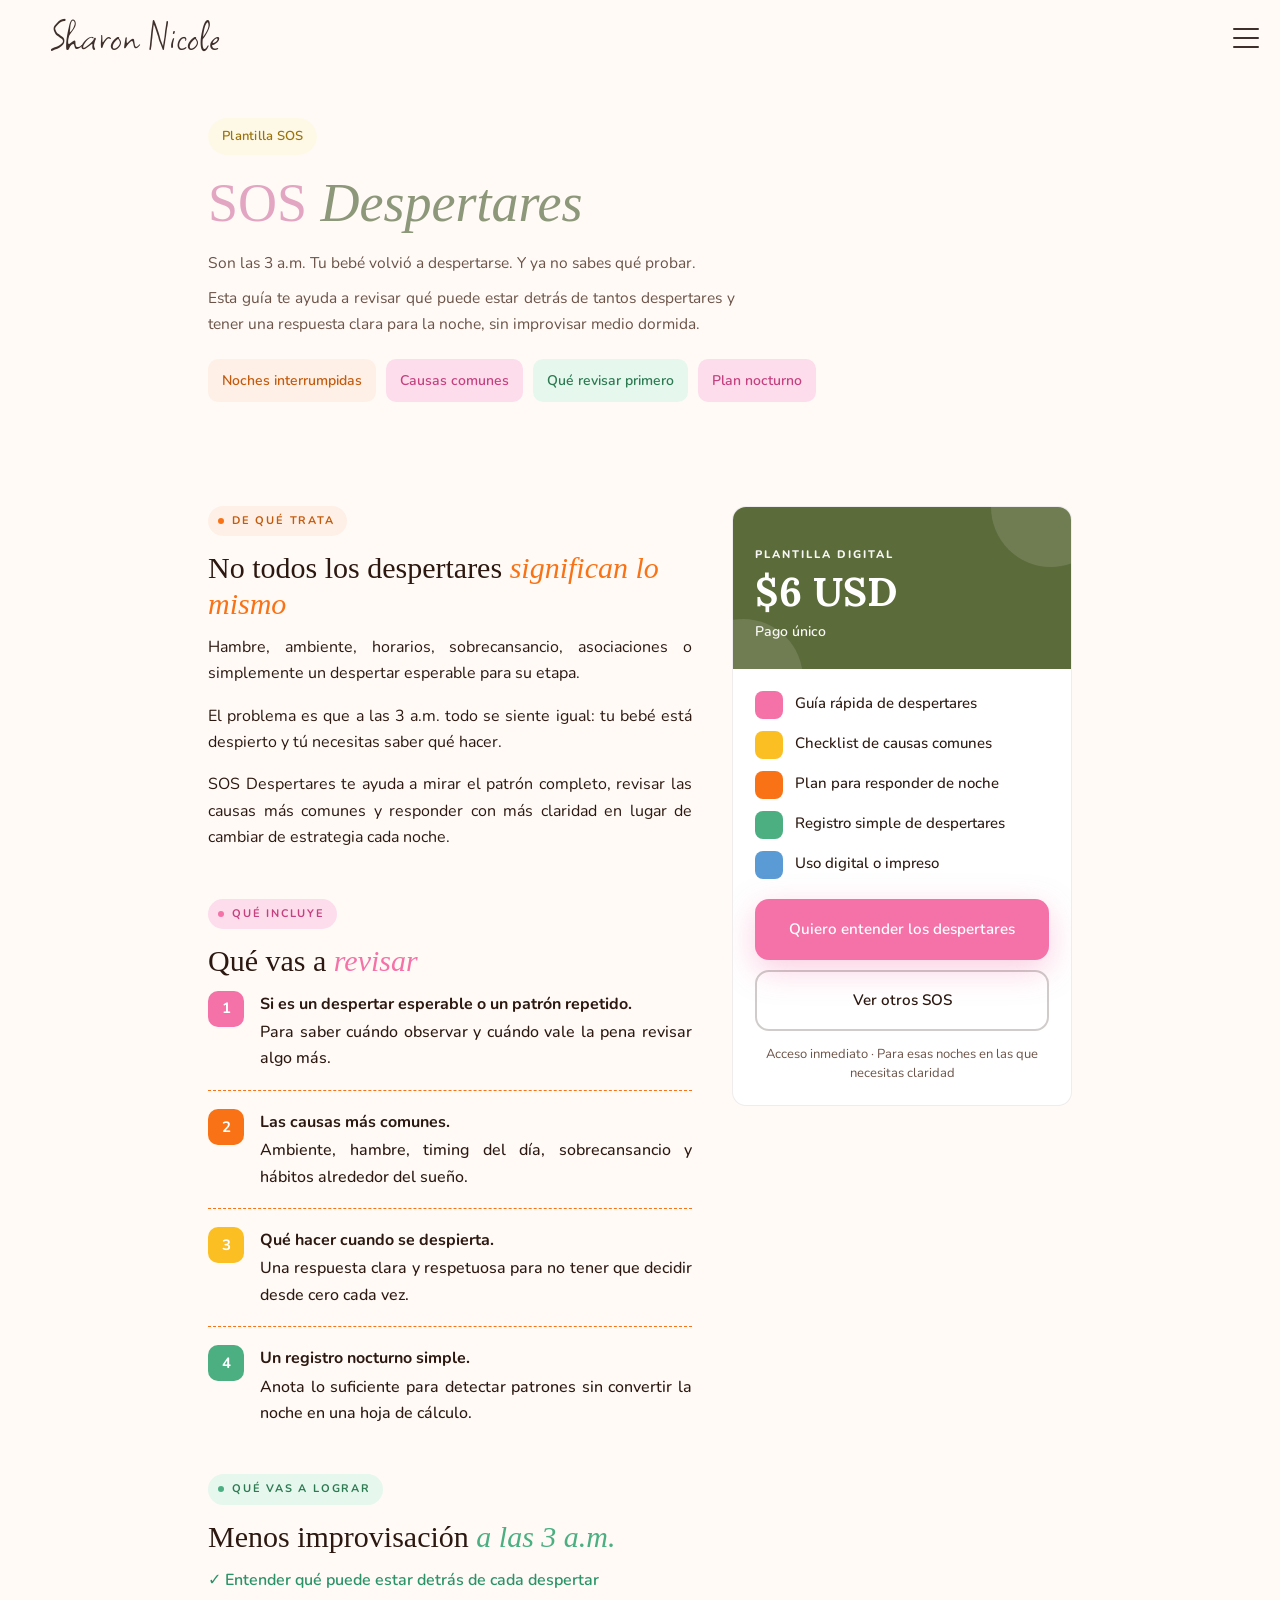
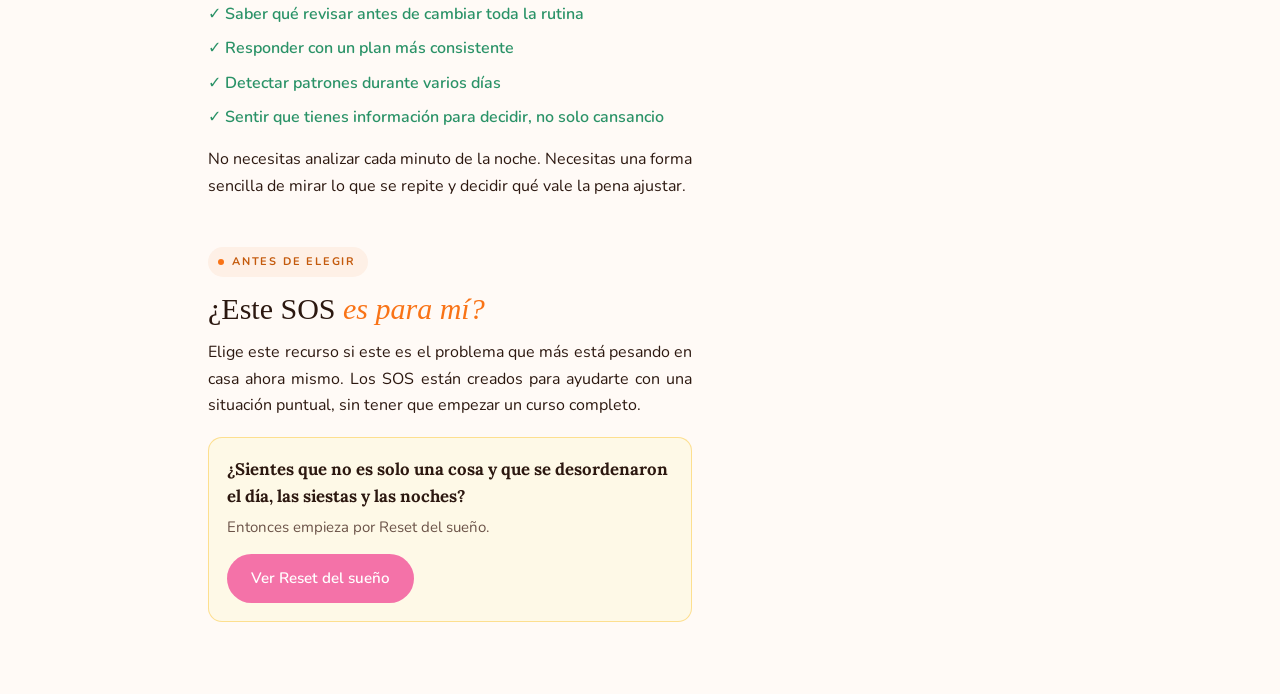
<file: plantilla-sos-despertares/index.html>
﻿<!DOCTYPE html>
<html lang="es">
<head>
  <!-- Google tag (gtag.js) -->
  <script async src="https://www.googletagmanager.com/gtag/js?id=G-JML4XXE2QT"></script>
  <script>
    window.dataLayer = window.dataLayer || [];
    function gtag(){dataLayer.push(arguments);}
    gtag('js', new Date());

    gtag('config', 'G-JML4XXE2QT');
  </script>
  <meta charset="UTF-8">
  <meta name="viewport" content="width=device-width, initial-scale=1.0">
  <meta name="description" content="Son las 3 a.m. Tu bebé volvió a despertarse. Y ya no sabes qué probar. Esta guía te ayuda a revisar qué puede estar detrás de tantos despertares y tener una respuesta clara para la noche, sin improvisar medio dormida.">
  <meta name="robots" content="index,follow">
  <meta property="og:type" content="website">
  <meta property="og:locale" content="es_ES">
  <meta property="og:title" content="SOS Despertares | Sharon Nicole">
  <meta property="og:description" content="Son las 3 a.m. Tu bebé volvió a despertarse. Y ya no sabes qué probar. Esta guía te ayuda a revisar qué puede estar detrás de tantos despertares y tener una respuesta clara para la noche, sin improvisar medio dormida.">
  <meta name="twitter:card" content="summary_large_image">
  <meta name="twitter:title" content="SOS Despertares | Sharon Nicole">
  <meta name="twitter:description" content="Son las 3 a.m. Tu bebé volvió a despertarse. Y ya no sabes qué probar. Esta guía te ayuda a revisar qué puede estar detrás de tantos despertares y tener una respuesta clara para la noche, sin improvisar medio dormida.">
  <title>SOS Despertares | Sharon Nicole</title>
  <link rel="preconnect" href="https://fonts.googleapis.com">
  <link rel="preconnect" href="https://fonts.gstatic.com" crossorigin>
  <link href="https://fonts.googleapis.com/css2?family=Chiron+Hei+HK:ital,wght@0,200..900;1,200..900&family=DM+Sans:ital,opsz,wght@0,9..40,300;0,9..40,400;0,9..40,500;0,9..40,600;0,9..40,700&family=Fraunces:opsz,wght@9..144,500;9..144,700&family=Manrope:wght@400;500;600;700&family=Schoolbell&family=Square+Peg&display=swap" rel="stylesheet">
  <link href="https://fonts.googleapis.com/css2?family=Lora:ital,wght@0,400;0,500;0,600;0,700;1,400;1,500;1,600;1,700&family=Nunito:wght@400;500;600;700&display=swap" rel="stylesheet">
  <link rel="stylesheet" href="../styles.css?v=279">
  <link rel="stylesheet" href="../curso-soy-ese-bebe.css?v=42">
</head>
<body class="seb-page seb-page--plantilla-despertares">
  <header class="topbar">
    <div class="header-inner">
      <a class="logo header-logo" href="../">Sharon Nicole</a>
      <nav class="nav header-nav" aria-label="Principal">
        <a href="../#cursos-asesorias">Cursos</a>
        <a href="../#recursos">Recursos</a>
        <a href="../#sigueme-redes">Redes</a>
      </nav>
      <button
        type="button"
        class="nav-menu-toggle"
        aria-expanded="false"
        aria-controls="site-nav-drawer"
        aria-label="Abrir menú de navegación"
      >
        <span class="nav-menu-toggle__bar" aria-hidden="true"></span>
        <span class="nav-menu-toggle__bar" aria-hidden="true"></span>
        <span class="nav-menu-toggle__bar" aria-hidden="true"></span>
      </button>
      <a class="btn btn-sm header-cta" href="../#sigueme-redes">Sígueme</a>
    </div>
  </header>

  <div
    id="site-nav-drawer"
    class="nav-drawer"
    role="dialog"
    aria-modal="true"
    aria-labelledby="site-nav-drawer-title"
    aria-hidden="true"
  >
    <div class="nav-drawer__backdrop" aria-hidden="true"></div>
    <div class="nav-drawer__panel">
      <button type="button" class="nav-drawer__close" aria-label="Cerrar menú">
        <span aria-hidden="true">×</span>
      </button>
      <p id="site-nav-drawer-title" class="nav-drawer__kicker">Navegación</p>
      <nav class="nav-drawer__nav" aria-label="Secciones del sitio">
        <ul class="nav-drawer__list">
          <li><a href="../">Inicio</a></li>
          <li><a href="../#realidad">La realidad</a></li>
          <li><a href="../#cursos-asesorias">Cursos</a></li>
          <li><a href="../#recursos">Recursos</a></li>
          <li><a href="../#testimonios-caribbean">Testimonios</a></li>
          <li><a href="../#sigueme-redes">Redes</a></li>
        </ul>
      </nav>
      <a class="btn nav-drawer__cta" href="../#sigueme-redes">Sígueme</a>
    </div>
  </div>

  <main>
    <section class="seb-hero" aria-labelledby="seb-hero-title">
      <div class="seb-wrap seb-hero__grid seb-hero__grid--solo">
        <div class="seb-hero__left">
          <span class="seb-badge">Plantilla SOS</span>
          <h1 id="seb-hero-title" class="seb-hero__h1"><span class="seb-hero__h1-curso">SOS</span> <em class="seb-hero__h1-olive">Despertares</em></h1>
          <p class="seb-hero__lede">Son las 3 a.m. Tu bebé volvió a despertarse. Y ya no sabes qué probar.</p>
          <p class="seb-hero__lede">Esta guía te ayuda a revisar qué puede estar detrás de tantos despertares y tener una respuesta clara para la noche, sin improvisar medio dormida.</p>
          <ul class="seb-chips">
            <li class="seb-chip seb-chip--orange">Noches interrumpidas</li>
            <li class="seb-chip seb-chip--pink">Causas comunes</li>
            <li class="seb-chip seb-chip--green">Qué revisar primero</li>
            <li class="seb-chip seb-chip--pink">Plan nocturno</li>
          </ul>
        </div>
      </div>
    </section>

    <section class="seb-band" aria-labelledby="seb-about-title">
      <div class="seb-wrap seb-main-grid">
        <div class="seb-prose">
          <article class="seb-block">
            <span class="seb-tag seb-tag--orange">De qué trata</span>
            <h2 id="seb-about-title">No todos los despertares <em>significan lo mismo</em></h2>
            <p>Hambre, ambiente, horarios, sobrecansancio, asociaciones o simplemente un despertar esperable para su etapa.</p>
            <p>El problema es que a las 3 a.m. todo se siente igual: tu bebé está despierto y tú necesitas saber qué hacer.</p>
            <p>SOS Despertares te ayuda a mirar el patrón completo, revisar las causas más comunes y responder con más claridad en lugar de cambiar de estrategia cada noche.</p>
          </article>

          <article class="seb-block seb-section--pink">
            <span class="seb-tag seb-tag--pink">Qué incluye</span>
            <h2>Qué vas a <em>revisar</em></h2>
            <ol class="seb-learn-list">
              <li class="seb-learn-item">
                <span class="seb-num seb-num--pink" aria-hidden="true">1</span>
                <p><strong>Si es un despertar esperable o un patrón repetido.</strong> Para saber cuándo observar y cuándo vale la pena revisar algo más.</p>
              </li>
              <li class="seb-learn-item">
                <span class="seb-num seb-num--orange" aria-hidden="true">2</span>
                <p><strong>Las causas más comunes.</strong> Ambiente, hambre, timing del día, sobrecansancio y hábitos alrededor del sueño.</p>
              </li>
              <li class="seb-learn-item">
                <span class="seb-num seb-num--yellow" aria-hidden="true">3</span>
                <p><strong>Qué hacer cuando se despierta.</strong> Una respuesta clara y respetuosa para no tener que decidir desde cero cada vez.</p>
              </li>
              <li class="seb-learn-item">
                <span class="seb-num seb-num--green" aria-hidden="true">4</span>
                <p><strong>Un registro nocturno simple.</strong> Anota lo suficiente para detectar patrones sin convertir la noche en una hoja de cálculo.</p>
              </li>
            </ol>
          </article>

          <article class="seb-block seb-section--green">
            <span class="seb-tag seb-tag--green">Qué vas a lograr</span>
            <h2>Menos improvisación <em>a las 3 a.m.</em></h2>
            <ul class="seb-achieve-list">
              <li>✓ Entender qué puede estar detrás de cada despertar</li>
              <li>✓ Saber qué revisar antes de cambiar toda la rutina</li>
              <li>✓ Responder con un plan más consistente</li>
              <li>✓ Detectar patrones durante varios días</li>
              <li>✓ Sentir que tienes información para decidir, no solo cansancio</li>
            </ul>
            <p>No necesitas analizar cada minuto de la noche. Necesitas una forma sencilla de mirar lo que se repite y decidir qué vale la pena ajustar.</p>
          </article>

          <article class="seb-block seb-fit">
            <span class="seb-tag seb-tag--orange">Antes de elegir</span>
            <h2>¿Este SOS <em>es para mí?</em></h2>
            <p>Elige este recurso si este es el problema que más está pesando en casa ahora mismo. Los SOS están creados para ayudarte con una situación puntual, sin tener que empezar un curso completo.</p>
            <div class="seb-strip">
              <div>
                <strong>¿Sientes que no es solo una cosa y que se desordenaron el día, las siestas y las noches?</strong>
                <p>Entonces empieza por Reset del sueño.</p>
                <a class="seb-btn seb-btn--pink seb-btn--pill seb-fit__btn" href="../plantilla-reset-del-sueno/">Ver Reset del sueño</a>
              </div>
            </div>
          </article>
        </div>

        <aside class="seb-sidebar" aria-label="Inversión y acceso">
          <div class="seb-price">
            <header class="seb-price__head">
              <p class="seb-price__label">Plantilla digital</p>
              <p class="seb-price__amount">$6&nbsp;USD</p>
              <p class="seb-price__note">Pago único</p>
            </header>
            <div class="seb-price__body">
              <ul class="seb-price-features">
                <li>
                  <span class="seb-ico seb-ico--pink" aria-hidden="true"></span>
                  <span>Guía rápida de despertares</span>
                </li>
                <li>
                  <span class="seb-ico seb-ico--yellow" aria-hidden="true"></span>
                  <span>Checklist de causas comunes</span>
                </li>
                <li>
                  <span class="seb-ico seb-ico--orange" aria-hidden="true"></span>
                  <span>Plan para responder de noche</span>
                </li>
                <li>
                  <span class="seb-ico seb-ico--green" aria-hidden="true"></span>
                  <span>Registro simple de despertares</span>
                </li>
                <li>
                  <span class="seb-ico seb-ico--blue" aria-hidden="true"></span>
                  <span>Uso digital o impreso</span>
                </li>
              </ul>
              <div class="seb-price__actions">
                <a
                  class="seb-btn seb-btn--pink seb-btn--block"
                  href="https://www.instagram.com/sharon.nicolett/"
                  target="_blank"
                  rel="noopener noreferrer"
                >Quiero entender los despertares</a>
                <a class="seb-btn seb-btn--ghost seb-btn--block" href="../#recursos">Ver otros SOS</a>
              </div>
              <p class="seb-price__fine">Acceso inmediato · Para esas noches en las que necesitas claridad</p>
            </div>
          </div>
        </aside>
      </div>
    </section>
  </main>

  <script src="../script.js"></script>
</body>
</html>
</file>
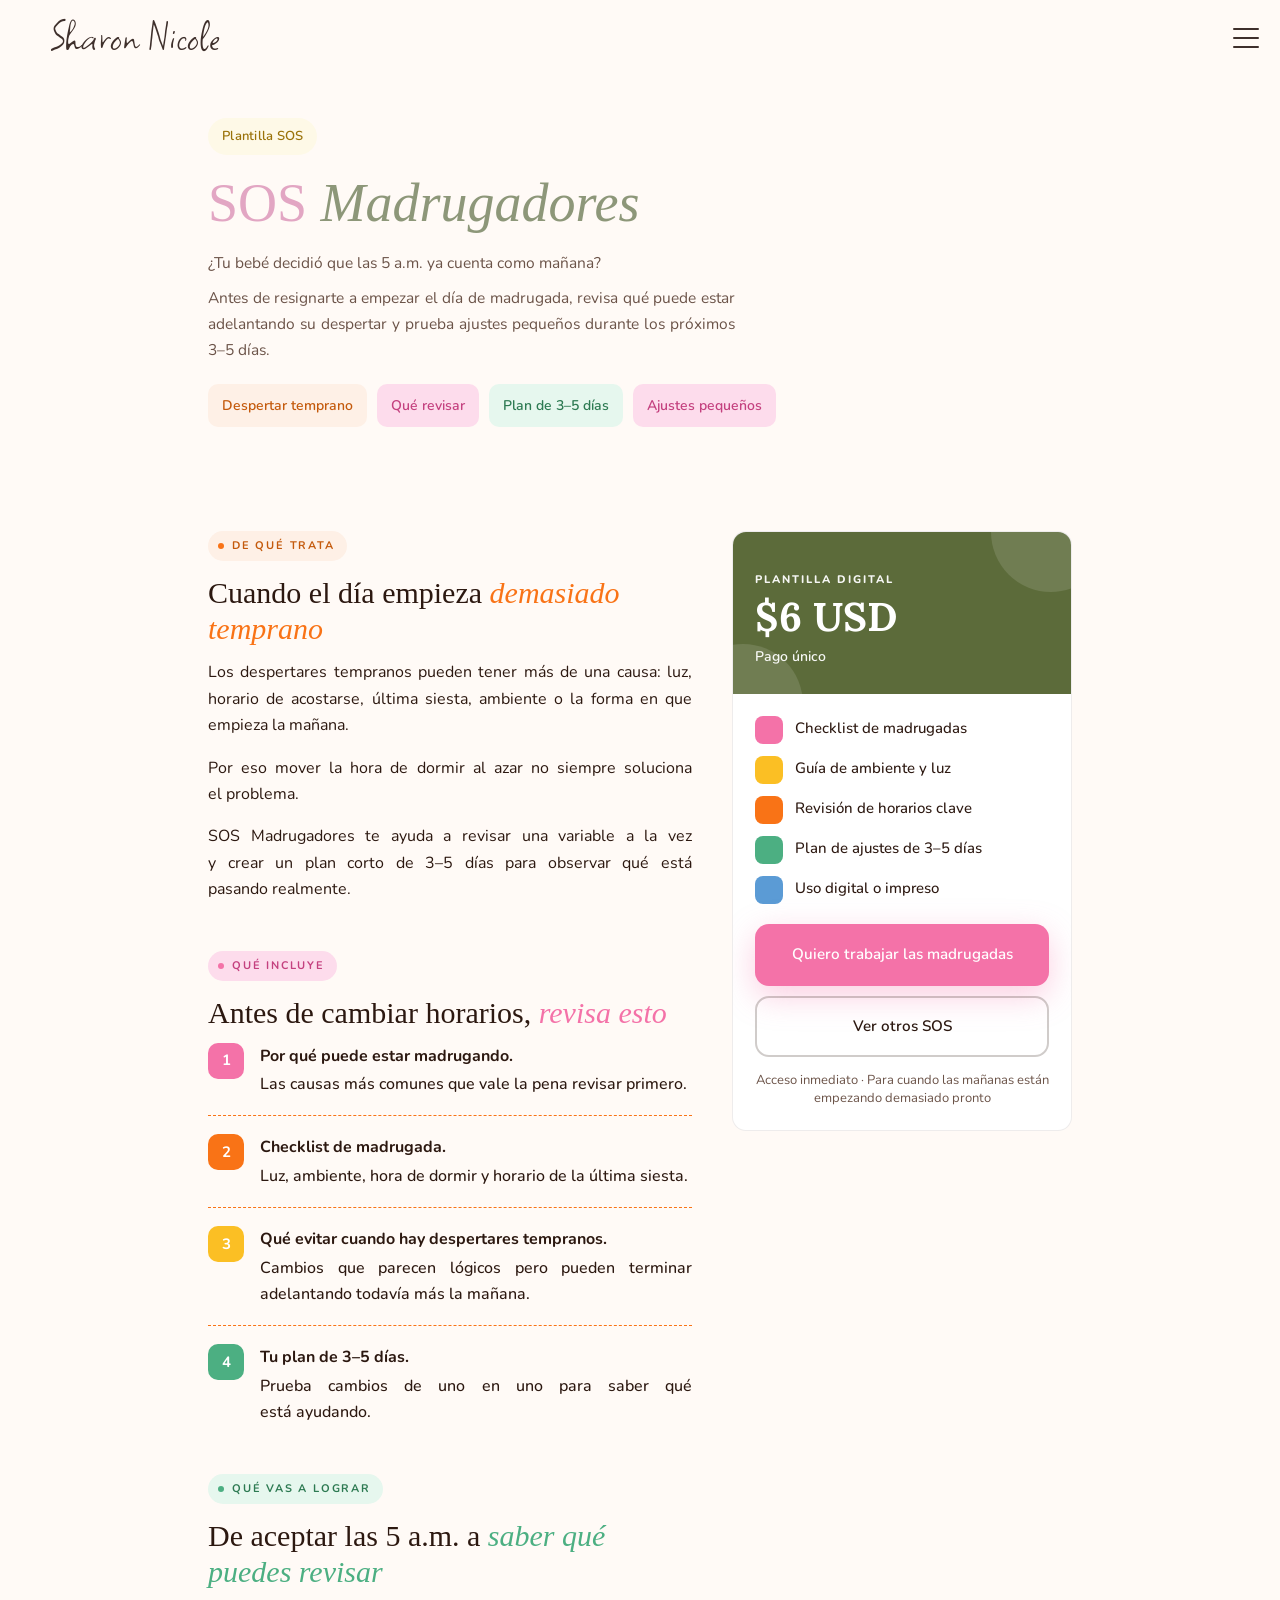
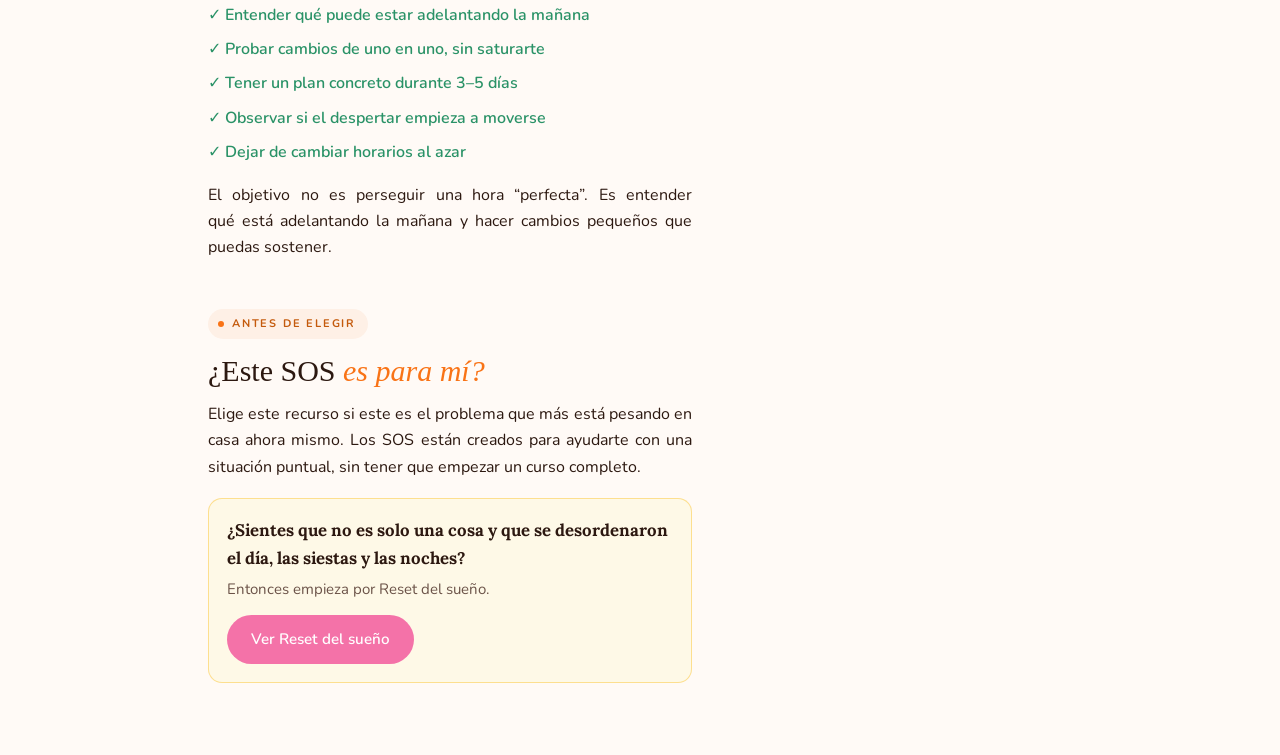
<file: plantilla-sos-madrugadores/index.html>
﻿<!DOCTYPE html>
<html lang="es">
<head>
  <!-- Google tag (gtag.js) -->
  <script async src="https://www.googletagmanager.com/gtag/js?id=G-JML4XXE2QT"></script>
  <script>
    window.dataLayer = window.dataLayer || [];
    function gtag(){dataLayer.push(arguments);}
    gtag('js', new Date());

    gtag('config', 'G-JML4XXE2QT');
  </script>
  <meta charset="UTF-8">
  <meta name="viewport" content="width=device-width, initial-scale=1.0">
  <meta name="description" content="¿Tu bebé decidió que las 5 a.m. ya cuenta como mañana? Antes de resignarte a empezar el día de madrugada, revisa qué puede estar adelantando su despertar y prueba ajustes pequeños durante los próximos 3–5 días.">
  <meta name="robots" content="index,follow">
  <meta property="og:type" content="website">
  <meta property="og:locale" content="es_ES">
  <meta property="og:title" content="SOS Madrugadores | Sharon Nicole">
  <meta property="og:description" content="¿Tu bebé decidió que las 5 a.m. ya cuenta como mañana? Antes de resignarte a empezar el día de madrugada, revisa qué puede estar adelantando su despertar y prueba ajustes pequeños durante los próximos 3–5 días.">
  <meta name="twitter:card" content="summary_large_image">
  <meta name="twitter:title" content="SOS Madrugadores | Sharon Nicole">
  <meta name="twitter:description" content="¿Tu bebé decidió que las 5 a.m. ya cuenta como mañana? Antes de resignarte a empezar el día de madrugada, revisa qué puede estar adelantando su despertar y prueba ajustes pequeños durante los próximos 3–5 días.">
  <title>SOS Madrugadores | Sharon Nicole</title>
  <link rel="preconnect" href="https://fonts.googleapis.com">
  <link rel="preconnect" href="https://fonts.gstatic.com" crossorigin>
  <link href="https://fonts.googleapis.com/css2?family=Chiron+Hei+HK:ital,wght@0,200..900;1,200..900&family=DM+Sans:ital,opsz,wght@0,9..40,300;0,9..40,400;0,9..40,500;0,9..40,600;0,9..40,700&family=Fraunces:opsz,wght@9..144,500;9..144,700&family=Manrope:wght@400;500;600;700&family=Schoolbell&family=Square+Peg&display=swap" rel="stylesheet">
  <link href="https://fonts.googleapis.com/css2?family=Lora:ital,wght@0,400;0,500;0,600;0,700;1,400;1,500;1,600;1,700&family=Nunito:wght@400;500;600;700&display=swap" rel="stylesheet">
  <link rel="stylesheet" href="../styles.css?v=279">
  <link rel="stylesheet" href="../curso-soy-ese-bebe.css?v=42">
</head>
<body class="seb-page seb-page--plantilla-madrugadores">
  <header class="topbar">
    <div class="header-inner">
      <a class="logo header-logo" href="../">Sharon Nicole</a>
      <nav class="nav header-nav" aria-label="Principal">
        <a href="../#cursos-asesorias">Cursos</a>
        <a href="../#recursos">Recursos</a>
        <a href="../#sigueme-redes">Redes</a>
      </nav>
      <button
        type="button"
        class="nav-menu-toggle"
        aria-expanded="false"
        aria-controls="site-nav-drawer"
        aria-label="Abrir menú de navegación"
      >
        <span class="nav-menu-toggle__bar" aria-hidden="true"></span>
        <span class="nav-menu-toggle__bar" aria-hidden="true"></span>
        <span class="nav-menu-toggle__bar" aria-hidden="true"></span>
      </button>
      <a class="btn btn-sm header-cta" href="../#sigueme-redes">Sígueme</a>
    </div>
  </header>

  <div
    id="site-nav-drawer"
    class="nav-drawer"
    role="dialog"
    aria-modal="true"
    aria-labelledby="site-nav-drawer-title"
    aria-hidden="true"
  >
    <div class="nav-drawer__backdrop" aria-hidden="true"></div>
    <div class="nav-drawer__panel">
      <button type="button" class="nav-drawer__close" aria-label="Cerrar menú">
        <span aria-hidden="true">×</span>
      </button>
      <p id="site-nav-drawer-title" class="nav-drawer__kicker">Navegación</p>
      <nav class="nav-drawer__nav" aria-label="Secciones del sitio">
        <ul class="nav-drawer__list">
          <li><a href="../">Inicio</a></li>
          <li><a href="../#realidad">La realidad</a></li>
          <li><a href="../#cursos-asesorias">Cursos</a></li>
          <li><a href="../#recursos">Recursos</a></li>
          <li><a href="../#testimonios-caribbean">Testimonios</a></li>
          <li><a href="../#sigueme-redes">Redes</a></li>
        </ul>
      </nav>
      <a class="btn nav-drawer__cta" href="../#sigueme-redes">Sígueme</a>
    </div>
  </div>

  <main>
    <section class="seb-hero" aria-labelledby="seb-hero-title">
      <div class="seb-wrap seb-hero__grid seb-hero__grid--solo">
        <div class="seb-hero__left">
          <span class="seb-badge">Plantilla SOS</span>
          <h1 id="seb-hero-title" class="seb-hero__h1"><span class="seb-hero__h1-curso">SOS</span> <em class="seb-hero__h1-olive">Madrugadores</em></h1>
          <p class="seb-hero__lede">¿Tu bebé decidió que las 5 a.m. ya cuenta como mañana?</p>
          <p class="seb-hero__lede">Antes de resignarte a empezar el día de madrugada, revisa qué puede estar adelantando su despertar y prueba ajustes pequeños durante los próximos 3–5 días.</p>
          <ul class="seb-chips">
            <li class="seb-chip seb-chip--orange">Despertar temprano</li>
            <li class="seb-chip seb-chip--pink">Qué revisar</li>
            <li class="seb-chip seb-chip--green">Plan de 3–5 días</li>
            <li class="seb-chip seb-chip--pink">Ajustes pequeños</li>
          </ul>
        </div>
      </div>
    </section>

    <section class="seb-band" aria-labelledby="seb-about-title">
      <div class="seb-wrap seb-main-grid">
        <div class="seb-prose">
          <article class="seb-block">
            <span class="seb-tag seb-tag--orange">De qué trata</span>
            <h2 id="seb-about-title">Cuando el día empieza <em>demasiado temprano</em></h2>
            <p>Los despertares tempranos pueden tener más de una causa: luz, horario de acostarse, última siesta, ambiente o la forma en que empieza la mañana.</p>
            <p>Por eso mover la hora de dormir al azar no siempre soluciona el problema.</p>
            <p>SOS Madrugadores te ayuda a revisar una variable a la vez y crear un plan corto de 3–5 días para observar qué está pasando realmente.</p>
          </article>

          <article class="seb-block seb-section--pink">
            <span class="seb-tag seb-tag--pink">Qué incluye</span>
            <h2>Antes de cambiar horarios, <em>revisa esto</em></h2>
            <ol class="seb-learn-list">
              <li class="seb-learn-item">
                <span class="seb-num seb-num--pink" aria-hidden="true">1</span>
                <p><strong>Por qué puede estar madrugando.</strong> Las causas más comunes que vale la pena revisar primero.</p>
              </li>
              <li class="seb-learn-item">
                <span class="seb-num seb-num--orange" aria-hidden="true">2</span>
                <p><strong>Checklist de madrugada.</strong> Luz, ambiente, hora de dormir y horario de la última siesta.</p>
              </li>
              <li class="seb-learn-item">
                <span class="seb-num seb-num--yellow" aria-hidden="true">3</span>
                <p><strong>Qué evitar cuando hay despertares tempranos.</strong> Cambios que parecen lógicos pero pueden terminar adelantando todavía más la mañana.</p>
              </li>
              <li class="seb-learn-item">
                <span class="seb-num seb-num--green" aria-hidden="true">4</span>
                <p><strong>Tu plan de 3–5 días.</strong> Prueba cambios de uno en uno para saber qué está ayudando.</p>
              </li>
            </ol>
          </article>

          <article class="seb-block seb-section--green">
            <span class="seb-tag seb-tag--green">Qué vas a lograr</span>
            <h2>De aceptar las 5 a.m. a <em>saber qué puedes revisar</em></h2>
            <ul class="seb-achieve-list">
              <li>✓ Entender qué puede estar adelantando la mañana</li>
              <li>✓ Probar cambios de uno en uno, sin saturarte</li>
              <li>✓ Tener un plan concreto durante 3–5 días</li>
              <li>✓ Observar si el despertar empieza a moverse</li>
              <li>✓ Dejar de cambiar horarios al azar</li>
            </ul>
            <p>El objetivo no es perseguir una hora “perfecta”. Es entender qué está adelantando la mañana y hacer cambios pequeños que puedas sostener.</p>
          </article>

          <article class="seb-block seb-fit">
            <span class="seb-tag seb-tag--orange">Antes de elegir</span>
            <h2>¿Este SOS <em>es para mí?</em></h2>
            <p>Elige este recurso si este es el problema que más está pesando en casa ahora mismo. Los SOS están creados para ayudarte con una situación puntual, sin tener que empezar un curso completo.</p>
            <div class="seb-strip">
              <div>
                <strong>¿Sientes que no es solo una cosa y que se desordenaron el día, las siestas y las noches?</strong>
                <p>Entonces empieza por Reset del sueño.</p>
                <a class="seb-btn seb-btn--pink seb-btn--pill seb-fit__btn" href="../plantilla-reset-del-sueno/">Ver Reset del sueño</a>
              </div>
            </div>
          </article>
        </div>

        <aside class="seb-sidebar" aria-label="Inversión y acceso">
          <div class="seb-price">
            <header class="seb-price__head">
              <p class="seb-price__label">Plantilla digital</p>
              <p class="seb-price__amount">$6&nbsp;USD</p>
              <p class="seb-price__note">Pago único</p>
            </header>
            <div class="seb-price__body">
              <ul class="seb-price-features">
                <li>
                  <span class="seb-ico seb-ico--pink" aria-hidden="true"></span>
                  <span>Checklist de madrugadas</span>
                </li>
                <li>
                  <span class="seb-ico seb-ico--yellow" aria-hidden="true"></span>
                  <span>Guía de ambiente y luz</span>
                </li>
                <li>
                  <span class="seb-ico seb-ico--orange" aria-hidden="true"></span>
                  <span>Revisión de horarios clave</span>
                </li>
                <li>
                  <span class="seb-ico seb-ico--green" aria-hidden="true"></span>
                  <span>Plan de ajustes de 3–5 días</span>
                </li>
                <li>
                  <span class="seb-ico seb-ico--blue" aria-hidden="true"></span>
                  <span>Uso digital o impreso</span>
                </li>
              </ul>
              <div class="seb-price__actions">
                <a
                  class="seb-btn seb-btn--pink seb-btn--block"
                  href="https://www.instagram.com/sharon.nicolett/"
                  target="_blank"
                  rel="noopener noreferrer"
                >Quiero trabajar las madrugadas</a>
                <a class="seb-btn seb-btn--ghost seb-btn--block" href="../#recursos">Ver otros SOS</a>
              </div>
              <p class="seb-price__fine">Acceso inmediato · Para cuando las mañanas están empezando demasiado pronto</p>
            </div>
          </div>
        </aside>
      </div>
    </section>
  </main>

  <script src="../script.js"></script>
</body>
</html>
</file>
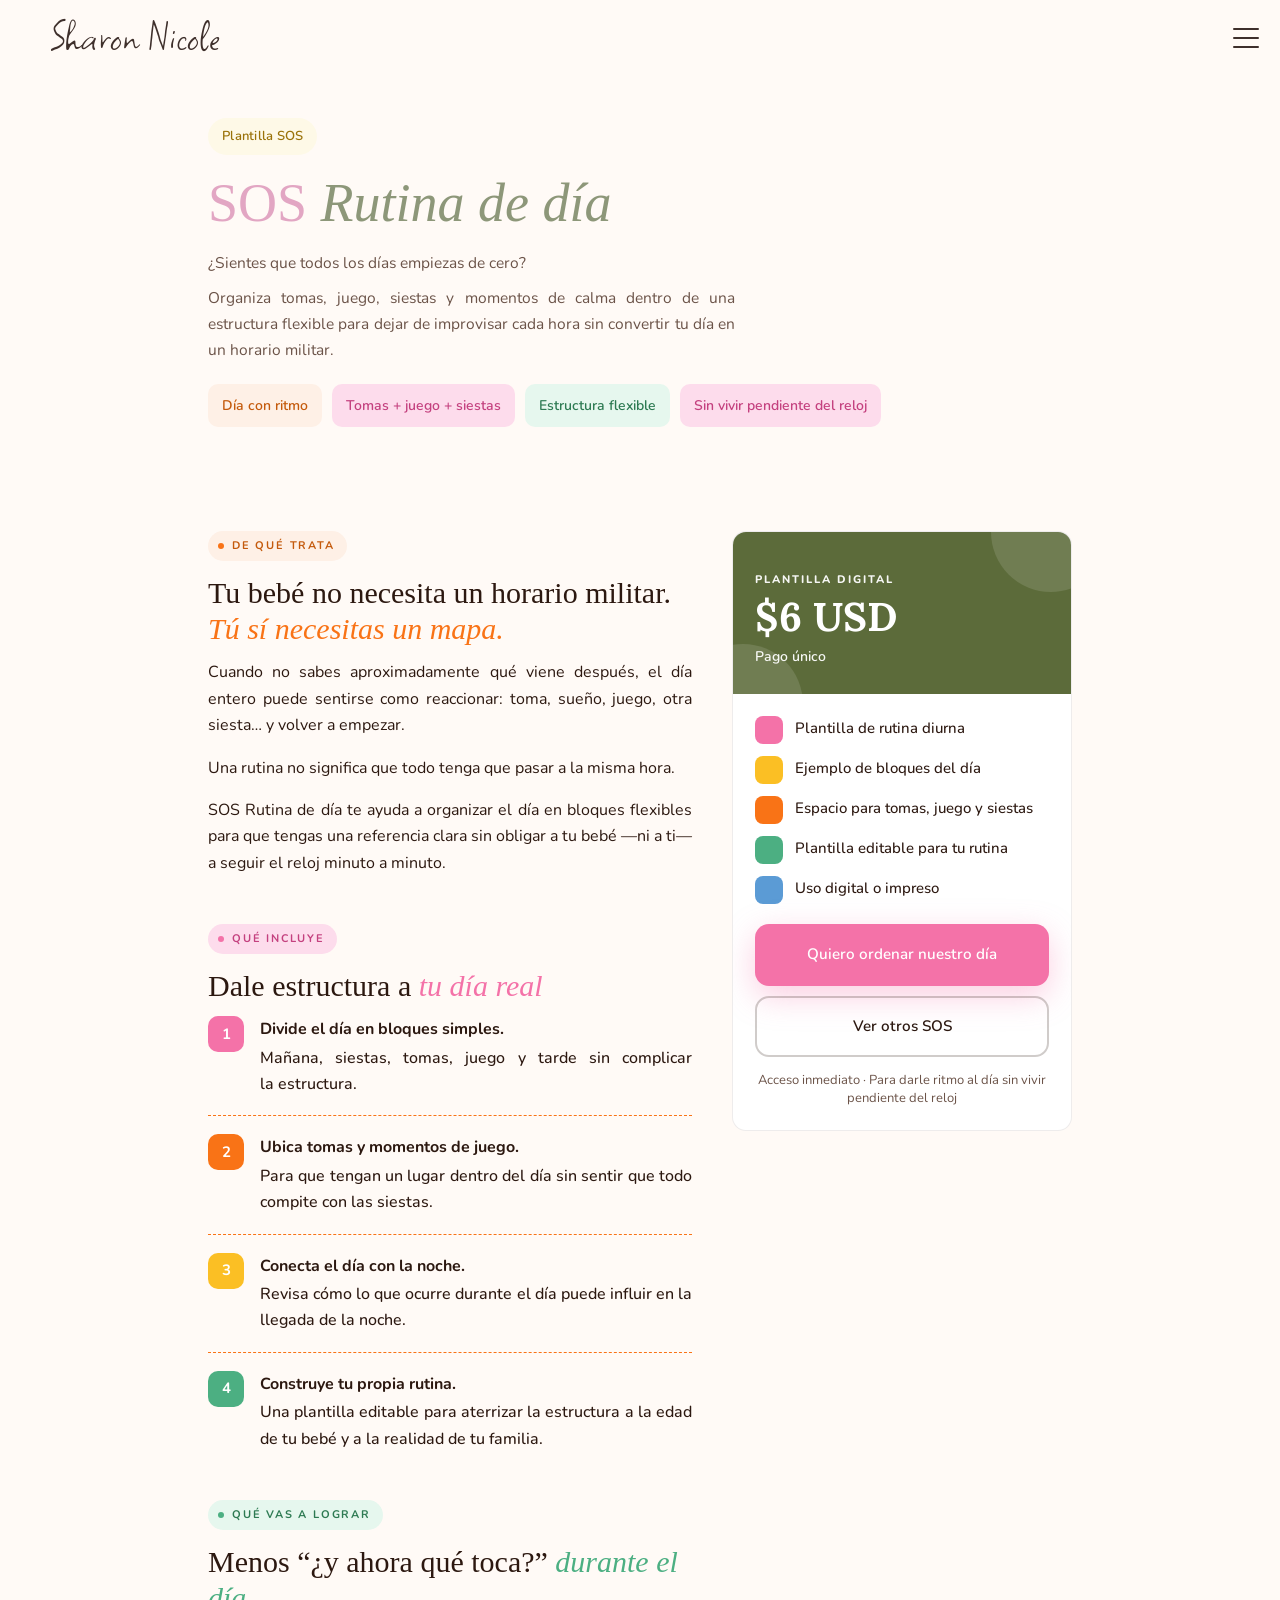
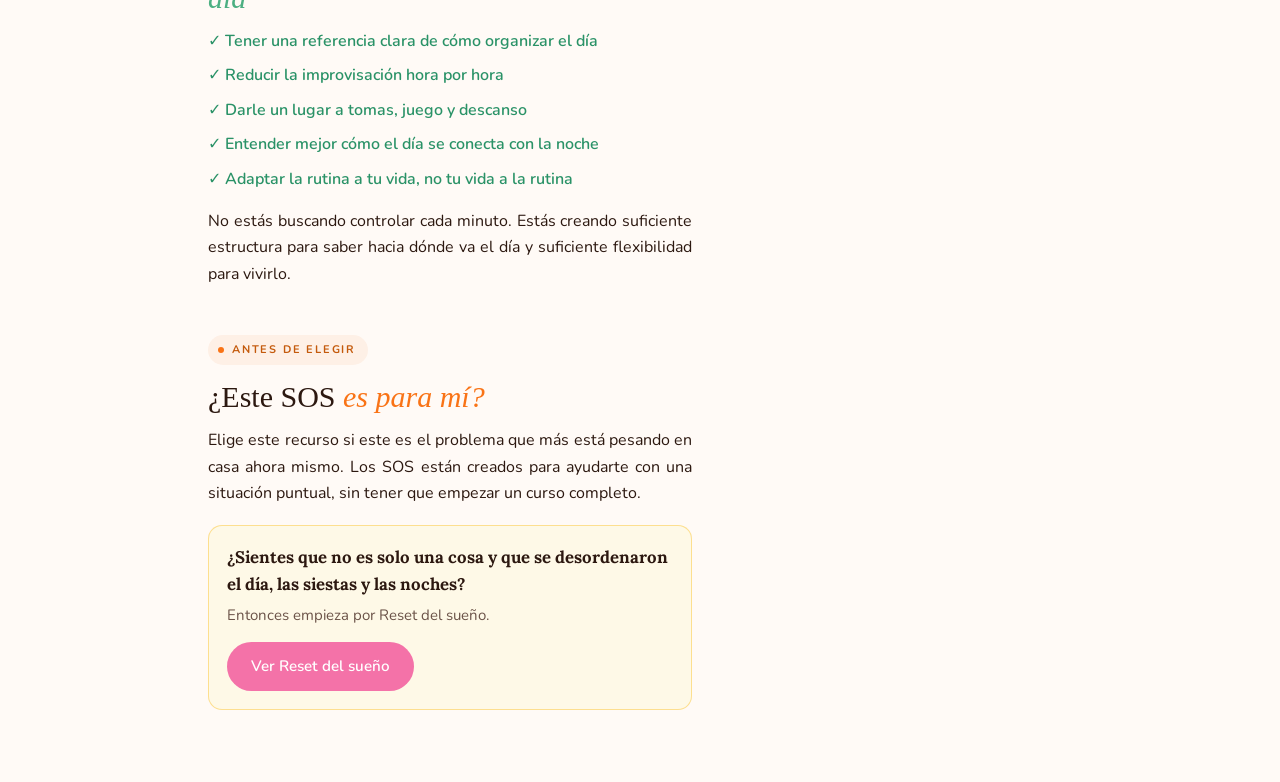
<file: plantilla-sos-rutina-de-dia/index.html>
﻿<!DOCTYPE html>
<html lang="es">
<head>
  <!-- Google tag (gtag.js) -->
  <script async src="https://www.googletagmanager.com/gtag/js?id=G-JML4XXE2QT"></script>
  <script>
    window.dataLayer = window.dataLayer || [];
    function gtag(){dataLayer.push(arguments);}
    gtag('js', new Date());

    gtag('config', 'G-JML4XXE2QT');
  </script>
  <meta charset="UTF-8">
  <meta name="viewport" content="width=device-width, initial-scale=1.0">
  <meta name="description" content="¿Sientes que todos los días empiezas de cero? Organiza tomas, juego, siestas y momentos de calma dentro de una estructura flexible para dejar de improvisar cada hora sin convertir tu día en un horario militar.">
  <meta name="robots" content="index,follow">
  <meta property="og:type" content="website">
  <meta property="og:locale" content="es_ES">
  <meta property="og:title" content="SOS Rutina de día | Sharon Nicole">
  <meta property="og:description" content="¿Sientes que todos los días empiezas de cero? Organiza tomas, juego, siestas y momentos de calma dentro de una estructura flexible para dejar de improvisar cada hora sin convertir tu día en un horario militar.">
  <meta name="twitter:card" content="summary_large_image">
  <meta name="twitter:title" content="SOS Rutina de día | Sharon Nicole">
  <meta name="twitter:description" content="¿Sientes que todos los días empiezas de cero? Organiza tomas, juego, siestas y momentos de calma dentro de una estructura flexible para dejar de improvisar cada hora sin convertir tu día en un horario militar.">
  <title>SOS Rutina de día | Sharon Nicole</title>
  <link rel="preconnect" href="https://fonts.googleapis.com">
  <link rel="preconnect" href="https://fonts.gstatic.com" crossorigin>
  <link href="https://fonts.googleapis.com/css2?family=Chiron+Hei+HK:ital,wght@0,200..900;1,200..900&family=DM+Sans:ital,opsz,wght@0,9..40,300;0,9..40,400;0,9..40,500;0,9..40,600;0,9..40,700&family=Fraunces:opsz,wght@9..144,500;9..144,700&family=Manrope:wght@400;500;600;700&family=Schoolbell&family=Square+Peg&display=swap" rel="stylesheet">
  <link href="https://fonts.googleapis.com/css2?family=Lora:ital,wght@0,400;0,500;0,600;0,700;1,400;1,500;1,600;1,700&family=Nunito:wght@400;500;600;700&display=swap" rel="stylesheet">
  <link rel="stylesheet" href="../styles.css?v=279">
  <link rel="stylesheet" href="../curso-soy-ese-bebe.css?v=42">
</head>
<body class="seb-page seb-page--plantilla-rutina">
  <header class="topbar">
    <div class="header-inner">
      <a class="logo header-logo" href="../">Sharon Nicole</a>
      <nav class="nav header-nav" aria-label="Principal">
        <a href="../#cursos-asesorias">Cursos</a>
        <a href="../#recursos">Recursos</a>
        <a href="../#sigueme-redes">Redes</a>
      </nav>
      <button
        type="button"
        class="nav-menu-toggle"
        aria-expanded="false"
        aria-controls="site-nav-drawer"
        aria-label="Abrir menú de navegación"
      >
        <span class="nav-menu-toggle__bar" aria-hidden="true"></span>
        <span class="nav-menu-toggle__bar" aria-hidden="true"></span>
        <span class="nav-menu-toggle__bar" aria-hidden="true"></span>
      </button>
      <a class="btn btn-sm header-cta" href="../#sigueme-redes">Sígueme</a>
    </div>
  </header>

  <div
    id="site-nav-drawer"
    class="nav-drawer"
    role="dialog"
    aria-modal="true"
    aria-labelledby="site-nav-drawer-title"
    aria-hidden="true"
  >
    <div class="nav-drawer__backdrop" aria-hidden="true"></div>
    <div class="nav-drawer__panel">
      <button type="button" class="nav-drawer__close" aria-label="Cerrar menú">
        <span aria-hidden="true">×</span>
      </button>
      <p id="site-nav-drawer-title" class="nav-drawer__kicker">Navegación</p>
      <nav class="nav-drawer__nav" aria-label="Secciones del sitio">
        <ul class="nav-drawer__list">
          <li><a href="../">Inicio</a></li>
          <li><a href="../#realidad">La realidad</a></li>
          <li><a href="../#cursos-asesorias">Cursos</a></li>
          <li><a href="../#recursos">Recursos</a></li>
          <li><a href="../#testimonios-caribbean">Testimonios</a></li>
          <li><a href="../#sigueme-redes">Redes</a></li>
        </ul>
      </nav>
      <a class="btn nav-drawer__cta" href="../#sigueme-redes">Sígueme</a>
    </div>
  </div>

  <main>
    <section class="seb-hero" aria-labelledby="seb-hero-title">
      <div class="seb-wrap seb-hero__grid seb-hero__grid--solo">
        <div class="seb-hero__left">
          <span class="seb-badge">Plantilla SOS</span>
          <h1 id="seb-hero-title" class="seb-hero__h1"><span class="seb-hero__h1-curso">SOS</span> <em class="seb-hero__h1-olive">Rutina de día</em></h1>
          <p class="seb-hero__lede">¿Sientes que todos los días empiezas de cero?</p>
          <p class="seb-hero__lede">Organiza tomas, juego, siestas y momentos de calma dentro de una estructura flexible para dejar de improvisar cada hora sin convertir tu día en un horario militar.</p>
          <ul class="seb-chips">
            <li class="seb-chip seb-chip--orange">Día con ritmo</li>
            <li class="seb-chip seb-chip--pink">Tomas + juego + siestas</li>
            <li class="seb-chip seb-chip--green">Estructura flexible</li>
            <li class="seb-chip seb-chip--pink">Sin vivir pendiente del reloj</li>
          </ul>
        </div>
      </div>
    </section>

    <section class="seb-band" aria-labelledby="seb-about-title">
      <div class="seb-wrap seb-main-grid">
        <div class="seb-prose">
          <article class="seb-block">
            <span class="seb-tag seb-tag--orange">De qué trata</span>
            <h2 id="seb-about-title">Tu bebé no necesita un horario militar. <em>Tú sí necesitas un mapa.</em></h2>
            <p>Cuando no sabes aproximadamente qué viene después, el día entero puede sentirse como reaccionar: toma, sueño, juego, otra siesta… y volver a empezar.</p>
            <p>Una rutina no significa que todo tenga que pasar a la misma hora.</p>
            <p>SOS Rutina de día te ayuda a organizar el día en bloques flexibles para que tengas una referencia clara sin obligar a tu bebé —ni a ti— a seguir el reloj minuto a minuto.</p>
          </article>

          <article class="seb-block seb-section--pink">
            <span class="seb-tag seb-tag--pink">Qué incluye</span>
            <h2>Dale estructura a <em>tu día real</em></h2>
            <ol class="seb-learn-list">
              <li class="seb-learn-item">
                <span class="seb-num seb-num--pink" aria-hidden="true">1</span>
                <p><strong>Divide el día en bloques simples.</strong> Mañana, siestas, tomas, juego y tarde sin complicar la estructura.</p>
              </li>
              <li class="seb-learn-item">
                <span class="seb-num seb-num--orange" aria-hidden="true">2</span>
                <p><strong>Ubica tomas y momentos de juego.</strong> Para que tengan un lugar dentro del día sin sentir que todo compite con las siestas.</p>
              </li>
              <li class="seb-learn-item">
                <span class="seb-num seb-num--yellow" aria-hidden="true">3</span>
                <p><strong>Conecta el día con la noche.</strong> Revisa cómo lo que ocurre durante el día puede influir en la llegada de la noche.</p>
              </li>
              <li class="seb-learn-item">
                <span class="seb-num seb-num--green" aria-hidden="true">4</span>
                <p><strong>Construye tu propia rutina.</strong> Una plantilla editable para aterrizar la estructura a la edad de tu bebé y a la realidad de tu familia.</p>
              </li>
            </ol>
          </article>

          <article class="seb-block seb-section--green">
            <span class="seb-tag seb-tag--green">Qué vas a lograr</span>
            <h2>Menos “¿y ahora qué toca?” <em>durante el día</em></h2>
            <ul class="seb-achieve-list">
              <li>✓ Tener una referencia clara de cómo organizar el día</li>
              <li>✓ Reducir la improvisación hora por hora</li>
              <li>✓ Darle un lugar a tomas, juego y descanso</li>
              <li>✓ Entender mejor cómo el día se conecta con la noche</li>
              <li>✓ Adaptar la rutina a tu vida, no tu vida a la rutina</li>
            </ul>
            <p>No estás buscando controlar cada minuto. Estás creando suficiente estructura para saber hacia dónde va el día y suficiente flexibilidad para vivirlo.</p>
          </article>

          <article class="seb-block seb-fit">
            <span class="seb-tag seb-tag--orange">Antes de elegir</span>
            <h2>¿Este SOS <em>es para mí?</em></h2>
            <p>Elige este recurso si este es el problema que más está pesando en casa ahora mismo. Los SOS están creados para ayudarte con una situación puntual, sin tener que empezar un curso completo.</p>
            <div class="seb-strip">
              <div>
                <strong>¿Sientes que no es solo una cosa y que se desordenaron el día, las siestas y las noches?</strong>
                <p>Entonces empieza por Reset del sueño.</p>
                <a class="seb-btn seb-btn--pink seb-btn--pill seb-fit__btn" href="../plantilla-reset-del-sueno/">Ver Reset del sueño</a>
              </div>
            </div>
          </article>
        </div>

        <aside class="seb-sidebar" aria-label="Inversión y acceso">
          <div class="seb-price">
            <header class="seb-price__head">
              <p class="seb-price__label">Plantilla digital</p>
              <p class="seb-price__amount">$6&nbsp;USD</p>
              <p class="seb-price__note">Pago único</p>
            </header>
            <div class="seb-price__body">
              <ul class="seb-price-features">
                <li>
                  <span class="seb-ico seb-ico--pink" aria-hidden="true"></span>
                  <span>Plantilla de rutina diurna</span>
                </li>
                <li>
                  <span class="seb-ico seb-ico--yellow" aria-hidden="true"></span>
                  <span>Ejemplo de bloques del día</span>
                </li>
                <li>
                  <span class="seb-ico seb-ico--orange" aria-hidden="true"></span>
                  <span>Espacio para tomas, juego y siestas</span>
                </li>
                <li>
                  <span class="seb-ico seb-ico--green" aria-hidden="true"></span>
                  <span>Plantilla editable para tu rutina</span>
                </li>
                <li>
                  <span class="seb-ico seb-ico--blue" aria-hidden="true"></span>
                  <span>Uso digital o impreso</span>
                </li>
              </ul>
              <div class="seb-price__actions">
                <a
                  class="seb-btn seb-btn--pink seb-btn--block"
                  href="https://www.instagram.com/sharon.nicolett/"
                  target="_blank"
                  rel="noopener noreferrer"
                >Quiero ordenar nuestro día</a>
                <a class="seb-btn seb-btn--ghost seb-btn--block" href="../#recursos">Ver otros SOS</a>
              </div>
              <p class="seb-price__fine">Acceso inmediato · Para darle ritmo al día sin vivir pendiente del reloj</p>
            </div>
          </div>
        </aside>
      </div>
    </section>
  </main>

  <script src="../script.js"></script>
</body>
</html>
</file>
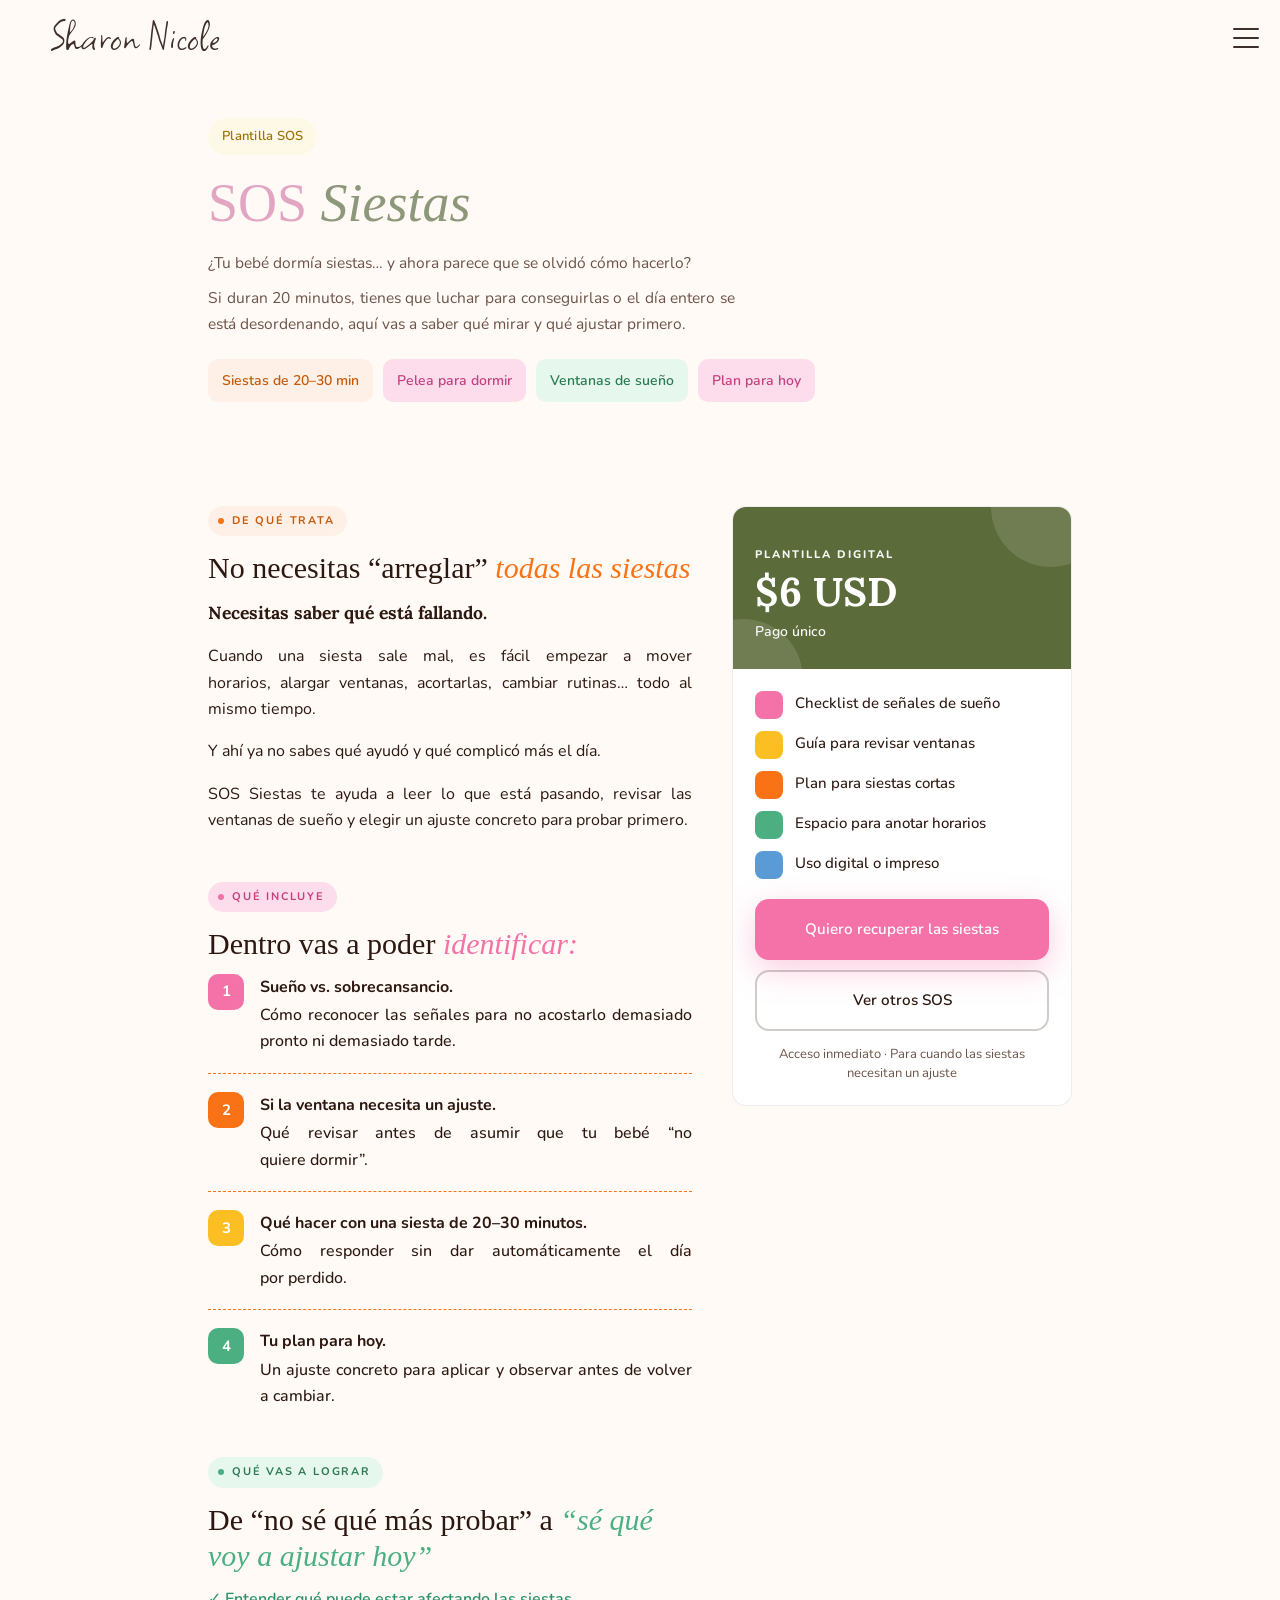
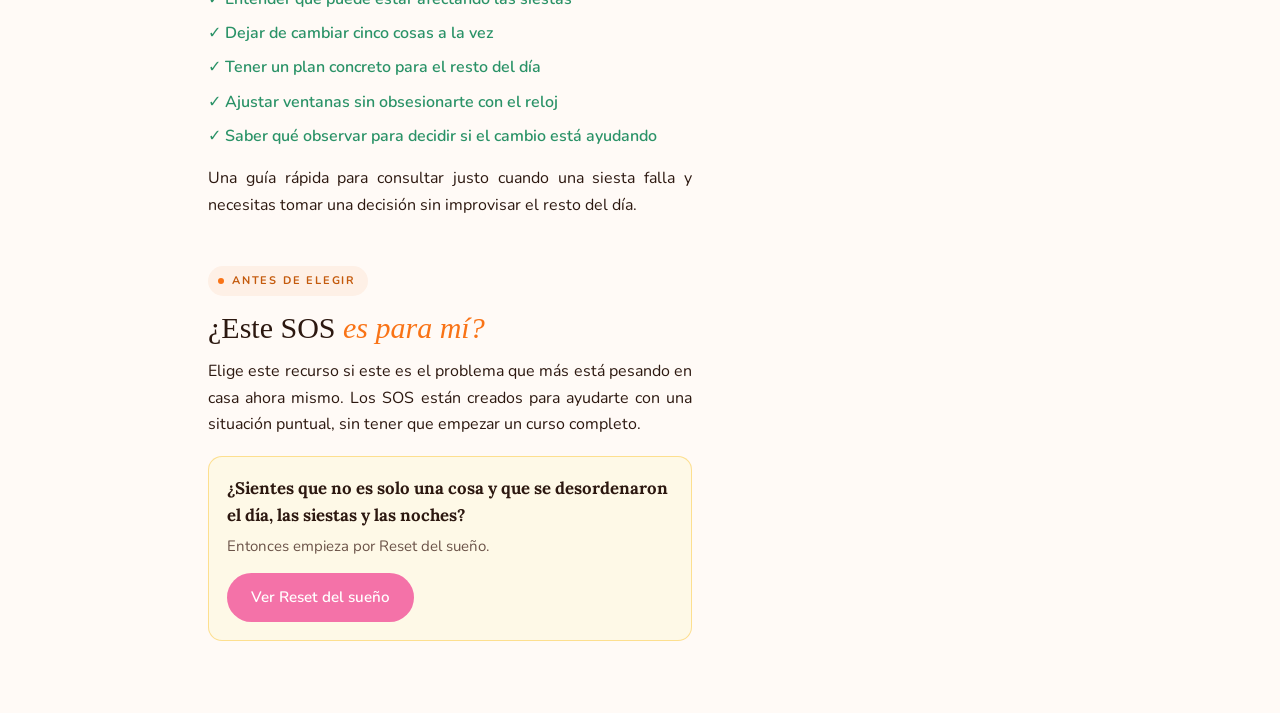
<file: plantilla-sos-siestas/index.html>
﻿<!DOCTYPE html>
<html lang="es">
<head>
  <!-- Google tag (gtag.js) -->
  <script async src="https://www.googletagmanager.com/gtag/js?id=G-JML4XXE2QT"></script>
  <script>
    window.dataLayer = window.dataLayer || [];
    function gtag(){dataLayer.push(arguments);}
    gtag('js', new Date());

    gtag('config', 'G-JML4XXE2QT');
  </script>
  <meta charset="UTF-8">
  <meta name="viewport" content="width=device-width, initial-scale=1.0">
  <meta name="description" content="¿Tu bebé dormía siestas… y ahora parece que se olvidó cómo hacerlo? Si duran 20 minutos, tienes que luchar para conseguirlas o el día entero se está desordenando, aquí vas a saber qué mirar y qué ajustar primero.">
  <meta name="robots" content="index,follow">
  <meta property="og:type" content="website">
  <meta property="og:locale" content="es_ES">
  <meta property="og:title" content="SOS Siestas | Sharon Nicole">
  <meta property="og:description" content="¿Tu bebé dormía siestas… y ahora parece que se olvidó cómo hacerlo? Si duran 20 minutos, tienes que luchar para conseguirlas o el día entero se está desordenando, aquí vas a saber qué mirar y qué ajustar primero.">
  <meta name="twitter:card" content="summary_large_image">
  <meta name="twitter:title" content="SOS Siestas | Sharon Nicole">
  <meta name="twitter:description" content="¿Tu bebé dormía siestas… y ahora parece que se olvidó cómo hacerlo? Si duran 20 minutos, tienes que luchar para conseguirlas o el día entero se está desordenando, aquí vas a saber qué mirar y qué ajustar primero.">
  <title>SOS Siestas | Sharon Nicole</title>
  <link rel="preconnect" href="https://fonts.googleapis.com">
  <link rel="preconnect" href="https://fonts.gstatic.com" crossorigin>
  <link href="https://fonts.googleapis.com/css2?family=Chiron+Hei+HK:ital,wght@0,200..900;1,200..900&family=DM+Sans:ital,opsz,wght@0,9..40,300;0,9..40,400;0,9..40,500;0,9..40,600;0,9..40,700&family=Fraunces:opsz,wght@9..144,500;9..144,700&family=Manrope:wght@400;500;600;700&family=Schoolbell&family=Square+Peg&display=swap" rel="stylesheet">
  <link href="https://fonts.googleapis.com/css2?family=Lora:ital,wght@0,400;0,500;0,600;0,700;1,400;1,500;1,600;1,700&family=Nunito:wght@400;500;600;700&display=swap" rel="stylesheet">
  <link rel="stylesheet" href="../styles.css?v=279">
  <link rel="stylesheet" href="../curso-soy-ese-bebe.css?v=42">
</head>
<body class="seb-page seb-page--plantilla-siestas">
  <header class="topbar">
    <div class="header-inner">
      <a class="logo header-logo" href="../">Sharon Nicole</a>
      <nav class="nav header-nav" aria-label="Principal">
        <a href="../#cursos-asesorias">Cursos</a>
        <a href="../#recursos">Recursos</a>
        <a href="../#sigueme-redes">Redes</a>
      </nav>
      <button
        type="button"
        class="nav-menu-toggle"
        aria-expanded="false"
        aria-controls="site-nav-drawer"
        aria-label="Abrir menú de navegación"
      >
        <span class="nav-menu-toggle__bar" aria-hidden="true"></span>
        <span class="nav-menu-toggle__bar" aria-hidden="true"></span>
        <span class="nav-menu-toggle__bar" aria-hidden="true"></span>
      </button>
      <a class="btn btn-sm header-cta" href="../#sigueme-redes">Sígueme</a>
    </div>
  </header>

  <div
    id="site-nav-drawer"
    class="nav-drawer"
    role="dialog"
    aria-modal="true"
    aria-labelledby="site-nav-drawer-title"
    aria-hidden="true"
  >
    <div class="nav-drawer__backdrop" aria-hidden="true"></div>
    <div class="nav-drawer__panel">
      <button type="button" class="nav-drawer__close" aria-label="Cerrar menú">
        <span aria-hidden="true">×</span>
      </button>
      <p id="site-nav-drawer-title" class="nav-drawer__kicker">Navegación</p>
      <nav class="nav-drawer__nav" aria-label="Secciones del sitio">
        <ul class="nav-drawer__list">
          <li><a href="../">Inicio</a></li>
          <li><a href="../#realidad">La realidad</a></li>
          <li><a href="../#cursos-asesorias">Cursos</a></li>
          <li><a href="../#recursos">Recursos</a></li>
          <li><a href="../#testimonios-caribbean">Testimonios</a></li>
          <li><a href="../#sigueme-redes">Redes</a></li>
        </ul>
      </nav>
      <a class="btn nav-drawer__cta" href="../#sigueme-redes">Sígueme</a>
    </div>
  </div>

  <main>
    <section class="seb-hero" aria-labelledby="seb-hero-title">
      <div class="seb-wrap seb-hero__grid seb-hero__grid--solo">
        <div class="seb-hero__left">
          <span class="seb-badge">Plantilla SOS</span>
          <h1 id="seb-hero-title" class="seb-hero__h1"><span class="seb-hero__h1-curso">SOS</span> <em class="seb-hero__h1-olive">Siestas</em></h1>
          <p class="seb-hero__lede">¿Tu bebé dormía siestas… y ahora parece que se olvidó cómo hacerlo?</p>
          <p class="seb-hero__lede">Si duran 20 minutos, tienes que luchar para conseguirlas o el día entero se está desordenando, aquí vas a saber qué mirar y qué ajustar primero.</p>
          <ul class="seb-chips">
            <li class="seb-chip seb-chip--orange">Siestas de 20–30 min</li>
            <li class="seb-chip seb-chip--pink">Pelea para dormir</li>
            <li class="seb-chip seb-chip--green">Ventanas de sueño</li>
            <li class="seb-chip seb-chip--pink">Plan para hoy</li>
          </ul>
        </div>
      </div>
    </section>

    <section class="seb-band" aria-labelledby="seb-about-title">
      <div class="seb-wrap seb-main-grid">
        <div class="seb-prose">
          <article class="seb-block">
            <span class="seb-tag seb-tag--orange">De qué trata</span>
            <h2 id="seb-about-title">No necesitas “arreglar” <em>todas las siestas</em></h2>
            <p class="seb-about-lead"><strong>Necesitas saber qué está fallando.</strong></p>
            <p>Cuando una siesta sale mal, es fácil empezar a mover horarios, alargar ventanas, acortarlas, cambiar rutinas… todo al mismo tiempo.</p>
            <p>Y ahí ya no sabes qué ayudó y qué complicó más el día.</p>
            <p>SOS Siestas te ayuda a leer lo que está pasando, revisar las ventanas de sueño y elegir un ajuste concreto para probar primero.</p>
          </article>

          <article class="seb-block seb-section--pink">
            <span class="seb-tag seb-tag--pink">Qué incluye</span>
            <h2>Dentro vas a poder <em>identificar:</em></h2>
            <ol class="seb-learn-list">
              <li class="seb-learn-item">
                <span class="seb-num seb-num--pink" aria-hidden="true">1</span>
                <p><strong>Sueño vs. sobrecansancio.</strong> Cómo reconocer las señales para no acostarlo demasiado pronto ni demasiado tarde.</p>
              </li>
              <li class="seb-learn-item">
                <span class="seb-num seb-num--orange" aria-hidden="true">2</span>
                <p><strong>Si la ventana necesita un ajuste.</strong> Qué revisar antes de asumir que tu bebé “no quiere dormir”.</p>
              </li>
              <li class="seb-learn-item">
                <span class="seb-num seb-num--yellow" aria-hidden="true">3</span>
                <p><strong>Qué hacer con una siesta de 20–30 minutos.</strong> Cómo responder sin dar automáticamente el día por perdido.</p>
              </li>
              <li class="seb-learn-item">
                <span class="seb-num seb-num--green" aria-hidden="true">4</span>
                <p><strong>Tu plan para hoy.</strong> Un ajuste concreto para aplicar y observar antes de volver a cambiar.</p>
              </li>
            </ol>
          </article>

          <article class="seb-block seb-section--green">
            <span class="seb-tag seb-tag--green">Qué vas a lograr</span>
            <h2>De “no sé qué más probar” a <em>“sé qué voy a ajustar hoy”</em></h2>
            <ul class="seb-achieve-list">
              <li>✓ Entender qué puede estar afectando las siestas</li>
              <li>✓ Dejar de cambiar cinco cosas a la vez</li>
              <li>✓ Tener un plan concreto para el resto del día</li>
              <li>✓ Ajustar ventanas sin obsesionarte con el reloj</li>
              <li>✓ Saber qué observar para decidir si el cambio está ayudando</li>
            </ul>
            <p>Una guía rápida para consultar justo cuando una siesta falla y necesitas tomar una decisión sin improvisar el resto del día.</p>
          </article>

          <article class="seb-block seb-fit">
            <span class="seb-tag seb-tag--orange">Antes de elegir</span>
            <h2>¿Este SOS <em>es para mí?</em></h2>
            <p>Elige este recurso si este es el problema que más está pesando en casa ahora mismo. Los SOS están creados para ayudarte con una situación puntual, sin tener que empezar un curso completo.</p>
            <div class="seb-strip">
              <div>
                <strong>¿Sientes que no es solo una cosa y que se desordenaron el día, las siestas y las noches?</strong>
                <p>Entonces empieza por Reset del sueño.</p>
                <a class="seb-btn seb-btn--pink seb-btn--pill seb-fit__btn" href="../plantilla-reset-del-sueno/">Ver Reset del sueño</a>
              </div>
            </div>
          </article>
        </div>

        <aside class="seb-sidebar" aria-label="Inversión y acceso">
          <div class="seb-price">
            <header class="seb-price__head">
              <p class="seb-price__label">Plantilla digital</p>
              <p class="seb-price__amount">$6&nbsp;USD</p>
              <p class="seb-price__note">Pago único</p>
            </header>
            <div class="seb-price__body">
              <ul class="seb-price-features">
                <li>
                  <span class="seb-ico seb-ico--pink" aria-hidden="true"></span>
                  <span>Checklist de señales de sueño</span>
                </li>
                <li>
                  <span class="seb-ico seb-ico--yellow" aria-hidden="true"></span>
                  <span>Guía para revisar ventanas</span>
                </li>
                <li>
                  <span class="seb-ico seb-ico--orange" aria-hidden="true"></span>
                  <span>Plan para siestas cortas</span>
                </li>
                <li>
                  <span class="seb-ico seb-ico--green" aria-hidden="true"></span>
                  <span>Espacio para anotar horarios</span>
                </li>
                <li>
                  <span class="seb-ico seb-ico--blue" aria-hidden="true"></span>
                  <span>Uso digital o impreso</span>
                </li>
              </ul>
              <div class="seb-price__actions">
                <a
                  class="seb-btn seb-btn--pink seb-btn--block"
                  href="https://www.instagram.com/sharon.nicolett/"
                  target="_blank"
                  rel="noopener noreferrer"
                >Quiero recuperar las siestas</a>
                <a class="seb-btn seb-btn--ghost seb-btn--block" href="../#recursos">Ver otros SOS</a>
              </div>
              <p class="seb-price__fine">Acceso inmediato · Para cuando las siestas necesitan un ajuste</p>
            </div>
          </div>
        </aside>
      </div>
    </section>
  </main>

  <script src="../script.js"></script>
</body>
</html>
</file>
<file: styles.css>
:root {
  /* Misma línea vertical que el inicio del título "Tu bebé…" en el hero */
  --page-gutter-x: clamp(1.25rem, 5vw, 3rem);
  /* Altura de la barra (.header-inner min-height); el hero sube para pintar detrás */
  --header-bar-h: 76px;
  --cream: #fffdf6;
  --ink: #3e2f2b;
  --muted: #6f625e;
  --pink: #f6adc8;
  --purple: #baa7ea;
  --blue: #b9def6;
  --green: #b8ddc3;
  --yellow: #f9df7d;
  --orange: #f7b47b;
  --red: #ea707f;
  --white: #ffffff;
  --radius: 22px;
  --shadow: 0 12px 36px rgba(69, 49, 41, 0.12);
}

* { box-sizing: border-box; }
html {
  scroll-behavior: smooth;
  min-height: 100%;
  /* Fondo global: ilustración completa visible (sin recorte tipo cover) */
  background-color: #fdf6f4;
  background-image: url("img/Background.png");
  background-repeat: no-repeat;
  background-position: left top;
  /* “Quepa todo”: escala al viewport; en cada dispositivo se ajusta al ancho o alto disponible */
  background-size: contain;
  background-attachment: scroll;
}

/* Escritorio ancho: escalar/anclar PNG para sangrar algo el trazo bajo cualquier scrollbar (≠ de la franja de translate del .hero-visual) */
@media (min-width: 1200px) {
  html {
    background-size: 120vw auto;
    background-position: calc(-1 * clamp(1rem, 5vw, 4.5rem)) top;
    background-origin: border-box;
  }
}
body {
  position: relative;
  margin: 0;
  min-height: 100%;
  font-family: "Manrope", sans-serif;
  background-color: transparent;
  color: var(--ink);
  line-height: 1.6;
}

h1, h2, h3, h4 {
  font-family: "Fraunces", serif;
  line-height: 1.08;
  margin: 0 0 14px;
}

h1 { font-size: clamp(2.4rem, 6vw, 4.8rem); }
h2 { font-size: clamp(1.9rem, 3.8vw, 3rem); }
h3 { font-size: 1.4rem; }

.container { width: min(1120px, 92%); margin: 0 auto; }
.narrow { width: min(820px, 92%); }
.section { padding: 84px 0; }

/* Header: NO usar .container aquí (margin:0 auto + 92% rompe alineación y el botón) */
.topbar {
  position: sticky;
  top: 0;
  z-index: 120;
  width: 100%;
  border-bottom: 2px solid transparent;
  background: transparent;
  backdrop-filter: blur(0);
  -webkit-backdrop-filter: blur(0);
  box-shadow: none;
  transition:
    background 0.4s ease,
    backdrop-filter 0.4s ease,
    -webkit-backdrop-filter 0.4s ease,
    border-bottom-color 0.4s ease,
    box-shadow 0.4s ease;
}

.topbar.is-scrolled {
  background: rgba(255, 253, 246, 0.94);
  backdrop-filter: blur(10px);
  -webkit-backdrop-filter: blur(10px);
  border-bottom-color: rgba(62, 47, 43, 0.08);
  box-shadow: 0 6px 28px rgba(62, 47, 43, 0.06);
}

.header-inner {
  position: relative;
  display: flex;
  align-items: center;
  justify-content: space-between;
  min-height: var(--header-bar-h);
  width: 100%;
  max-width: 100%;
  box-sizing: border-box;
  /* Misma referencia que .hero > .container (texto "Tu bebé") */
  padding-left: var(--page-gutter-x);
  padding-right: max(var(--page-gutter-x), env(safe-area-inset-right, 0));
}

/* Logo izquierda | Comprar derecha (solo 2 ítems en flujo flex) */
.header-logo {
  position: relative;
  z-index: 2;
  flex: 0 0 auto;
  min-width: 0;
}

/* Enlaces al centro REAL del viewport (no del espacio entre logo y botón) */
.header-nav {
  position: absolute;
  left: 50%;
  top: 50%;
  transform: translate(-50%, -50%);
  z-index: 1;
  display: flex;
  flex-wrap: nowrap;
  align-items: center;
  justify-content: center;
  gap: clamp(8px, 1.35vw, 20px);
  width: max-content;
  max-width: min(92vw, calc(100vw - 260px));
  pointer-events: auto;
}

@media (min-width: 1367px) {
  .header-nav a {
    font-family: "Manrope", system-ui, sans-serif;
    font-size: clamp(0.74rem, 0.92vw + 0.38rem, 0.875rem);
    font-weight: 600;
    white-space: nowrap;
    letter-spacing: 0.02em;
  }

  .header-nav a:hover {
    color: var(--red);
  }
}

.header-cta {
  position: relative;
  z-index: 2;
  flex: 0 0 auto !important;
  width: auto !important;
  max-width: none !important;
  margin-left: auto !important;
  display: inline-flex !important;
}

.logo {
  font-family: "Fraunces", serif;
  font-size: 1.9rem;
  text-decoration: none;
  color: var(--ink);
}

/* Nombre de marca en el nav: Square Peg (Google Fonts) — debe ir después de .logo */
.topbar .logo.header-logo {
  font-family: "Square Peg", cursive;
  font-weight: 400;
  font-style: normal;
  font-size: clamp(2rem, 4.8vw, 2.85rem);
  line-height: 1.05;
  letter-spacing: 0.02em;
}

.nav {
  display: flex;
  flex-wrap: wrap;
  justify-content: center;
  gap: 24px;
}

.nav a { color: var(--muted); text-decoration: none; font-weight: 600; }

.btn {
  display: inline-flex;
  align-items: center;
  justify-content: center;
  border: 0;
  border-radius: 999px;
  padding: 13px 24px;
  text-decoration: none;
  background: linear-gradient(120deg, var(--red), #f28795);
  color: var(--white);
  font-weight: 700;
  cursor: pointer;
  transition: transform .2s ease;
}

.btn:hover { transform: translateY(-2px); }
.btn-sm { padding: 10px 18px; }
.btn.ghost {
  background: var(--white);
  color: var(--ink);
  border: 1.5px solid rgba(62, 47, 43, 0.15);
  box-shadow: none;
}
.btn.full { width: 100%; }

/* ——— Hamburguesa + menú pantalla completa: solo hasta tablet / iPad (ver media abajo) ——— */
.nav-menu-toggle {
  display: none;
  touch-action: manipulation;
  position: relative;
  z-index: 3;
  flex: 0 0 auto;
  margin-left: auto;
  flex-direction: column;
  align-items: center;
  justify-content: center;
  gap: clamp(5px, 1.35vw, 7px);
  width: min(52px, 12vw);
  height: calc(var(--header-bar-h, 76px));
  padding: 0 10px;
  border: 0;
  border-radius: 12px;
  background: transparent;
  color: var(--ink);
  cursor: pointer;
  transition: opacity 0.2s ease, background 0.2s ease;
}

.nav-menu-toggle:hover {
  background: rgba(62, 47, 43, 0.06);
}

.nav-menu-toggle:focus-visible {
  outline: 2px solid var(--pink);
  outline-offset: 2px;
}

.nav-menu-toggle__bar {
  display: block;
  width: clamp(21px, 5.5vw, 26px);
  height: 2.25px;
  border-radius: 2px;
  background: currentColor;
}

.nav-drawer {
  position: fixed;
  inset: 0;
  z-index: 110;
  padding: 0;
  visibility: hidden;
  pointer-events: none;
}

.nav-drawer--open {
  visibility: visible;
  pointer-events: auto;
}

.nav-drawer__backdrop {
  position: absolute;
  inset: 0;
  z-index: 0;
  border: 0;
  padding: 0;
  margin: 0;
  cursor: pointer;
  background: rgba(62, 47, 43, 0.45);
  opacity: 0;
  transition: opacity 0.28s ease;
}

.nav-drawer--open .nav-drawer__backdrop {
  opacity: 1;
}

.nav-drawer__panel {
  position: absolute;
  inset: 0;
  z-index: 2;
  width: 100%;
  max-width: none;
  margin: 0;
  box-sizing: border-box;
  padding: calc(env(safe-area-inset-top, 0px) + clamp(3.25rem, 10vw, 4rem))
    var(--page-gutter-x) clamp(2rem, 7vh, 3.5rem);
  text-align: center;
  pointer-events: auto;
  display: flex;
  flex-direction: column;
  align-items: center;
  justify-content: flex-start;
  background: rgba(255, 253, 246, 0.985);
  color: var(--ink);
  border-radius: 0;
  border: none;
  box-shadow: none;
  max-height: none;
  min-height: 100%;
  overflow-y: auto;
  -webkit-overflow-scrolling: touch;
  opacity: 0;
  transform: translateY(-0.5rem);
  transition:
    opacity 0.26s ease,
    transform 0.32s cubic-bezier(0.33, 1, 0.68, 1);
}

.nav-drawer--open .nav-drawer__panel {
  opacity: 1;
  transform: translateY(0);
}

.nav-drawer__close {
  position: absolute;
  top: max(calc(env(safe-area-inset-top, 0px) + 0.4rem), 0.5rem);
  right: max(calc(env(safe-area-inset-right, 0px) + 0.25rem), 0.5rem);
  width: 48px;
  height: 48px;
  display: inline-flex;
  align-items: center;
  justify-content: center;
  border: 0;
  border-radius: 50%;
  background: transparent;
  color: var(--ink);
  font-size: 2rem;
  line-height: 1;
  font-weight: 300;
  cursor: pointer;
  transition:
    background 0.2s ease,
    color 0.2s ease,
    opacity 0.2s ease;
}

.nav-drawer__close:hover {
  background: rgba(234, 112, 127, 0.12);
  color: var(--red);
}

.nav-drawer__close:focus-visible {
  outline: 2px solid var(--pink);
  outline-offset: 2px;
}

.nav-drawer__kicker {
  margin: 0 0 clamp(1.35rem, 4vw, 2rem);
  font-family: "Manrope", system-ui, sans-serif;
  font-size: 0.68rem;
  font-weight: 700;
  letter-spacing: 0.22em;
  text-transform: uppercase;
  color: var(--muted);
}

.nav-drawer__nav {
  width: 100%;
  flex: 1 1 auto;
  display: flex;
  flex-direction: column;
  align-items: center;
  justify-content: center;
  min-height: min(52vh, 420px);
}

.nav-drawer__list {
  list-style: none;
  margin: 0;
  padding: 0;
  display: flex;
  flex-direction: column;
  align-items: center;
  gap: clamp(1.45rem, 5vh, 2.35rem);
}

.nav-drawer__list a {
  font-family: "Manrope", system-ui, sans-serif;
  font-size: clamp(1.12rem, 3.65vw, 1.42rem);
  font-weight: 600;
  text-decoration: none;
  color: var(--ink);
  letter-spacing: 0.01em;
  transition: color 0.2s ease, opacity 0.2s ease;
}

.nav-drawer__list a:hover {
  color: var(--red);
}

.nav-drawer__list a:focus-visible {
  outline: 2px solid var(--pink);
  outline-offset: 6px;
  border-radius: 4px;
}

.nav-drawer__cta {
  flex-shrink: 0;
  margin-top: clamp(2rem, 6vw, 2.75rem);
  margin-bottom: max(env(safe-area-inset-bottom, 0px), 1rem);
  min-width: min(280px, 100%);
}

body.nav-drawer-open {
  overflow: hidden;
  touch-action: none;
}

body.nav-drawer-open .nav-drawer {
  z-index: 230;
}

@media (min-width: 1367px) {
  .nav-menu-toggle {
    display: none !important;
  }

  .nav-drawer {
    display: none !important;
  }
}

@media (max-width: 1366px) {
  /* Menos hueco derecho: ícono hamburguesa pegado al borde (respeta notch) */
  .header-inner {
    padding-right: max(10px, calc(env(safe-area-inset-right, 0px) + 6px));
  }

  .header-nav,
  .header-cta {
    display: none !important;
  }

  .nav-menu-toggle {
    display: inline-flex;
    flex-direction: column;
    align-items: center;
    justify-content: center;
    padding-inline: 6px 2px;
  }
}

@media (prefers-reduced-motion: reduce) {
  .nav-drawer__backdrop,
  .nav-drawer__panel {
    transition-duration: 0.01ms;
  }
}

.hero {
  position: relative;
  z-index: 0;
  /* Sube el bloque: la foto llena el hueco bajo el nav sin estirarla */
  margin-top: calc(-1 * var(--header-bar-h));
  padding-top: var(--header-bar-h);
  min-height: 100vh;
  min-height: 100dvh;
  display: flex;
  align-items: center;
  justify-content: flex-start;
  overflow: hidden;
}

/* Sin padding inferior de `.section`: el hero usa todo el alto del viewport antes de hacer scroll */
.hero.section {
  padding-bottom: 0;
}

/* Escritorio: mismo PNG que html sólo dentro del hero, pero desplazado hacia arriba (sin mover el fondo global) */
@media (min-width: 1200px) {
  .hero {
    background-color: #fdf6f4;
    isolation: isolate;
  }

  .hero::before {
    content: "";
    position: absolute;
    inset: 0;
    z-index: 0;
    background-color: #fdf6f4;
    background-image: url("img/Background.png");
    background-repeat: no-repeat;
    background-size: 120vw auto;
    background-position: calc(-1 * clamp(1rem, 5vw, 4.5rem)) calc(-1 * clamp(18px, 4vw, 56px));
    background-origin: border-box;
    pointer-events: none;
  }
}

/* iPad ancho táctil: imagen compose (familia dentro del PNG) — sin foto superpuesta ni fondo html ilustrado */
@media (hover: none) and (min-width: 1200px) and (max-width: 1366px) {
  html {
    background-image: none;
    background-color: #fdf6f4;
  }

  .hero::before {
    background-image: url("img/background hero ipad.png");
    background-size: cover;
    background-position: right bottom;
    background-repeat: no-repeat;
  }

  .hero-visual {
    display: none !important;
  }
}

/*
 * Únicamente ~1200–1366px de ancho y ~820–880px de alto (p. ej. 1366×863) con puntero fino:
 * fondo compuesto img/background hero 12.png. No afecta móvil, tablet 769–1199, ni escritorio fuera de esa ventana.
 */
@media (min-width: 1200px) and (max-width: 1366px) and (min-height: 820px) and (max-height: 880px) and (hover: hover) {
  .hero::before {
    background-image: url("img/background hero 12.png");
    background-size: cover;
    background-position: right bottom;
    background-repeat: no-repeat;
  }

  .hero-visual {
    display: none !important;
  }
}

/* Wrapper para <picture>; el fondo ocupa todo el hero */
.hero-visual {
  position: absolute;
  inset: 0;
  z-index: 0;
  display: block;
  width: 100%;
  height: 100%;
  margin: 0;
  pointer-events: none;
}

.hero-image {
  position: absolute;
  inset: 0;
  z-index: 0;
  width: 100%;
  height: 100%;
  object-fit: cover;
  /* Sujetos a la derecha: deja espacio claro a la izquierda para el texto */
  object-position: right center;
}

/*
 * Portátil 1200–1399px: antes translateX corría sólo la foto y dejaban ~14–42px de hero plano (#fdf6f4),
 * perceptible como “blanco” al ras del borde izquierdo. Anclamos a la izquierda y ensanchamos;
 * overflow:hidden del .hero recorta sin franja (misma sensación más a la derecha vía objeto).
 */
@media (min-width: 1200px) and (max-width: 1399px) {
  .hero .hero-visual {
    transform: none;
    inset: auto;
    left: calc(-1 * clamp(14px, 3vw, 42px));
    right: 0;
    top: 0;
    bottom: 0;
    width: auto;
    height: 100%;
  }
}

/* Misma caja horizontal que el header (márgenes simétricos) */
.hero > .container {
  margin-left: var(--page-gutter-x);
  margin-right: var(--page-gutter-x);
  width: min(1120px, calc(100% - 2 * var(--page-gutter-x)));
  max-width: 100%;
  box-sizing: border-box;
}

.hero-content {
  position: relative;
  z-index: 2;
  max-width: none;
  width: 100%;
  margin-left: 0;
  margin-right: auto;
  text-align: left;
}

/* Solo el titular: ancho como antes, independiente del bloque p + boton */
.hero-heading {
  max-width: min(640px, 100%);
}

.hero-content h1,
.hero-content .kicker,
.hero-content .hero-sub,
.hero-content .hero-actions {
  text-align: left;
}

/* Tipografía del hero más grande (solo esta sección) */
.hero-content .kicker {
  margin-bottom: 12px;
  font-size: clamp(0.82rem, 1.1vw, 0.95rem);
  letter-spacing: 0.14em;
  text-transform: uppercase;
  color: var(--muted);
  font-weight: 700;
}

.hero-content h1 {
  font-size: clamp(2.85rem, 7.5vw, 5.85rem);
  line-height: 1.08;
  margin-bottom: 18px;
}

.hero-content h1 .hero-title-main {
  font-family: "Schoolbell", cursive;
  font-weight: 400;
  font-style: normal;
  color: #705653;
  font-size: calc(100% - 2px);
  line-height: .9;
}

.hero-title-accent {
  display: block;
  margin-top: 0.08em;
  font-family: "Chiron Hei HK", sans-serif;
  font-optical-sizing: auto;
  font-weight: 650;
  font-style: italic;
  color: #a76579;
  font-size: 0.9em;
  line-height: 1.15;
  white-space: nowrap;
}

.kicker {
  margin-bottom: 8px;
  font-size: .75rem;
  letter-spacing: .16em;
  text-transform: uppercase;
  color: var(--muted);
  font-weight: 700;
}

/* Bloque <p> + boton: texto puede ocupar varias lineas */
.hero-sub-wrap {
  display: block;
  max-width: min(640px, 100%);
  width: 100%;
  margin-top: 4px;
}

.hero-content .hero-sub {
  font-size: clamp(1.17rem, 2vw, 1.20rem);
  line-height: 1.45;
  margin: 0;
  white-space: normal;
  max-width: none;
  overflow-wrap: break-word;
  text-wrap: pretty;
}

/* Salto tras «tranquilas» solo entre tablet y portátil estrecho (mismo rango que hero iPad); fuera de ahí, sin <br> */
.hero-content .hero-sub br.hero-sub__br-mid {
  display: none;
}

@media (min-width: 640px) and (max-width: 1199px) {
  .hero-content .hero-sub br.hero-sub__br-mid {
    display: inline;
  }
}

@media (max-width: 768px) {
  .hero-content .hero-sub {
    font-size: clamp(0.95rem, 4.2vw, 1.08rem);
    line-height: 1.5;
  }
}

/* Hero <p>: un poco más chico solo en Google Chrome (móvil y escritorio) */
html.ua-chrome .hero-content .hero-sub {
  font-size: clamp(1.05rem, 1.85vw, 1.12rem);
}

@media (max-width: 768px) {
  html.ua-chrome .hero-content .hero-sub {
    font-size: clamp(0.86rem, 3.85vw, 0.98rem);
    line-height: 1.5;
  }
}

.hero-content .hero-sub-wrap .hero-actions {
  width: 100%;
  margin-top: 20px;
}

.hero-sub { font-size: clamp(0.95rem, 1.75vw, 1.12rem); max-width: 620px; }

.hero-content .btn {
  font-size: clamp(1rem, 1.35vw, 1.12rem);
  padding: 16px 30px;
}

/* Botón hero (≥641px más ancho tipo CTA anterior; ≤640px se ajusta abajo en media query) */
.hero-content .hero-sub-wrap .btn {
  width: auto;
  max-width: none;
  align-self: flex-start;
}

@media (min-width: 641px) {
  .hero-content .hero-sub-wrap .btn {
    padding: 17px clamp(38px, 5.5vw, 64px);
    min-width: min(17.5rem, 100%);
  }
}

@media (max-width: 768px) {
  .hero-content .hero-sub-wrap .btn {
    width: fit-content;
    max-width: min(12rem, 70vw);
    min-width: 0;
    align-self: flex-start;
    padding: 14px clamp(16px, 5vw, 26px);
    text-align: center;
    box-sizing: border-box;
    white-space: normal;
  }
}

.checklist { padding-left: 20px; margin: 22px 0 28px; }
.checklist li { margin-bottom: 6px; }

.hero-actions {
  display: flex;
  flex-wrap: wrap;
  gap: 12px;
  justify-content: flex-start;
}

.cards {
  display: grid;
  gap: 16px;
}

.pastel-grid { grid-template-columns: repeat(auto-fit, minmax(220px, 1fr)); }
.three { grid-template-columns: repeat(auto-fit, minmax(200px, 1fr)); }
.modules { grid-template-columns: repeat(auto-fit, minmax(240px, 1fr)); }
.two-cols { display: grid; grid-template-columns: repeat(2, minmax(0,1fr)); gap: 16px; }

.card {
  background: var(--white);
  border-radius: var(--radius);
  padding: 22px;
  border: 1px solid rgba(62, 47, 43, 0.1);
  box-shadow: var(--shadow);
  position: relative;
}

.card::after {
  content: "";
  position: absolute;
  top: 10px;
  right: 12px;
  width: 16px;
  height: 16px;
  border-radius: 50%;
  background: var(--pink);
  opacity: .6;
}

.lead { color: var(--muted); }
.quote-block { text-align: center; }
.quote {
  font-size: clamp(1rem, 5vw, 3.9rem);
  margin-bottom: 10px;
  line-height: 1.22;
  color: var(--pink);
}

.quote-text {
  font-size: 22px;
  color: rgb(33, 51, 10);
  text-align: center;
  text-wrap: pretty;
}

.quote-checks {
  list-style: none;
  margin: 2rem auto 0;
  padding: 0;
  width: 100%;
  max-width: 100%;
  display: flex;
  flex-direction: column;
  align-items: flex-start;
  gap: 0.75rem;
  text-align: left;
  color: #8d6087;
  box-sizing: border-box;
}

.quote-checks li {
  margin: 0;
  white-space: normal;
  word-wrap: break-word;
  overflow-wrap: break-word;
  font-size: clamp(0.94rem, 1.05vw, 1.1rem);
  line-height: 1.45;
}

/* Tablets / escritorio (≥769px): mismo criterio que móvil—párrafo más sobrio,
 * fondo desplazado para que asteriscos no crucen la cita, lista en varias líneas sin recorte */
@media (min-width: 769px) {
  /* Párrafo debajo de la frase grande: más cercano al tamaño móvil, no línea gigante */
  .quote-block .quote-text {
    font-size: clamp(0.9rem, 1.85vw + 0.42rem, 1.06rem);
    line-height: 1.56;
    max-width: 38rem;
    margin-inline: auto;
  }

  .quote-checks {
    flex-direction: row;
    flex-wrap: wrap;
    align-items: flex-start;
    justify-content: center;
    width: 100%;
    max-width: 100%;
    column-gap: clamp(0.55rem, 2.2vw, 1.25rem);
    row-gap: clamp(0.65rem, 2vw, 0.95rem);
  }

  .quote-checks li {
    flex: 0 1 auto;
    white-space: normal;
    text-align: center;
    max-width: min(38ch, 100%);
  }
}

/* Tablet y móvil (≤1199px): rejilla 2×2 centrada — la de 3 columnas separaba visualmente la 1ª viñeta (texto corto) */
@media (max-width: 1199px) {
  .quote-checks {
    display: grid;
    grid-template-columns: repeat(2, minmax(0, 1fr));
    justify-content: center;
    justify-items: center;
    align-items: start;
    text-align: center;
    column-gap: clamp(0.65rem, 3vw, 1.35rem);
    row-gap: clamp(0.55rem, 2.5vw, 1rem);
    width: min(100%, 32rem);
    max-width: 100%;
    margin-inline: auto;
    padding-inline: 0;
  }

  .quote-checks li {
    justify-self: center;
    white-space: normal;
    text-align: center;
    max-width: min(16rem, 100%);
    font-size: clamp(0.75rem, 2.95vw, 0.94rem);
    line-height: 1.42;
    hyphens: auto;
    -webkit-hyphens: auto;
  }

  .quote-checks li:nth-child(4) {
    grid-column: auto;
    justify-self: center;
    max-width: min(16rem, 100%);
  }
}

/* Escritorio normal (≥1200px): quote + párrafo + checks un poco más grandes que el tramo ≥769 genérico */
@media (min-width: 1200px) {
  .quote-block .quote {
    font-size: clamp(1.9rem, 3.7vw, 3.9rem);
    line-height: 1.18;
    margin-bottom: clamp(12px, 1.2vw, 18px);
  }

  .quote-block .quote-text {
    font-size: clamp(1.06rem, 1.65vw + 0.52rem, 1.34rem);
    line-height: 1.62;
    max-width: min(43rem, 92%);
    margin-inline: auto;
  }

  .quote-checks {
    margin-top: clamp(2.25rem, 3vw, 2.75rem);
    column-gap: clamp(0.85rem, 2.6vw, 1.85rem);
    row-gap: clamp(0.9rem, 2.3vw, 1.35rem);
  }

  .quote-checks li {
    font-size: clamp(1.06rem, 1.22vw, 1.28rem);
    line-height: 1.52;
    max-width: min(42ch, 100%);
  }

  /*
   * Burbujas bajo la cita: mismo ancho en las 4 y columnas más juntas.
   * Sin min-height aquí — el alto lo define el contenido + padding ya existente (.quote-checks--bubbles li).
   */
  .quote-checks.quote-checks--bubbles {
    display: grid;
    grid-template-columns: repeat(2, minmax(0, 1fr));
    justify-items: stretch;
    justify-content: center;
    align-items: stretch;
    column-gap: clamp(0.35rem, 0.9vw, 0.62rem);
    row-gap: clamp(0.55rem, 1.35vw, 0.92rem);
    width: min(36rem, 100%);
    max-width: 100%;
    margin-inline: auto;
  }

  .quote-checks.quote-checks--bubbles li {
    width: 100%;
    max-width: none;
    margin-inline: 0;
    justify-self: stretch;
    box-sizing: border-box;
  }
}

/* Solo iPad (táctil): tamaño del titular rosado — la rejilla de checks va en ≤1199 (Safari escritorio usa pointer:fine). */
@media (hover: none) and (pointer: coarse) and (orientation: portrait) and (min-width: 744px),
       (hover: none) and (pointer: coarse) and (orientation: landscape) and (min-width: 1024px) and (max-width: 1366px) and (max-height: 1200px) {
  .quote-block .quote {
    font-size: clamp(0.92rem, 3.95vw, 3.42rem);
    line-height: 1.2;
  }
}

.quote-checks li::before {
  content: "✔ ";
  color: #8d6087;
  font-weight: 700;
}

/* Viñetas de la cita: mismas pills que los chips del hero en cursos SoyEseBebé */
.quote-checks--bubbles li {
  display: inline-flex;
  align-items: center;
  justify-content: center;
  flex-wrap: wrap;
  row-gap: 0.2em;
  column-gap: 0.28em;
  width: fit-content;
  max-width: 100%;
  margin-inline: auto;
  padding: clamp(8px, 2vw, 10px) clamp(11px, 2.4vw, 15px);
  border-radius: 10px;
  font-weight: 600;
  line-height: 1.38;
  text-align: center;
  hyphens: none;
  box-sizing: border-box;
  transition: transform 0.22s ease, box-shadow 0.22s ease;
}

.quote-checks--bubbles li:hover {
  transform: scale(1.03);
  box-shadow: 0 8px 22px rgba(62, 47, 43, 0.1);
}

@media (prefers-reduced-motion: reduce) {
  .quote-checks--bubbles li {
    transition: none;
  }

  .quote-checks--bubbles li:hover {
    transform: none;
    box-shadow: none;
  }
}

.quote-checks--bubbles li::before {
  color: inherit;
  font-weight: 700;
}

.quote-checks--bubbles li:nth-child(1) {
  background: #fef0e6;
  color: #c45a0c;
}

.quote-checks--bubbles li:nth-child(2) {
  background: #fddcec;
  color: #c4417f;
}

.quote-checks--bubbles li:nth-child(3) {
  background: #e6f7ee;
  color: #2d7a52;
}

.quote-checks--bubbles li:nth-child(4) {
  background: #e5f0fb;
  color: #1e6ba8;
}

@media (max-width: 1199px) {
  /* Burbujas 2×2: mismas medidas entre ítems, un pelín más compactas que la versión “grande” */
  .quote-checks.quote-checks--bubbles {
    justify-items: stretch;
    align-items: stretch;
    column-gap: clamp(0.5rem, 2.35vw, 1rem);
    row-gap: clamp(0.45rem, 2vw, 0.82rem);
    width: min(100%, 27.5rem);
  }

  .quote-checks.quote-checks--bubbles li {
    display: flex;
    flex-direction: column;
    align-items: center;
    justify-content: center;
    gap: clamp(4px, 1.2vw, 7px);
    width: 100%;
    max-width: none;
    min-height: clamp(5.65rem, 21vw, 7.65rem);
    padding: clamp(6px, 1.5vw, 8px) clamp(9px, 2vw, 12px);
    margin-inline: 0;
    justify-self: stretch;
    font-size: clamp(0.72rem, 2.65vw, 0.86rem);
    line-height: 1.34;
    border-radius: 8px;
  }

  /* El ✔ sobre el texto dentro de cada burbuja */
  .quote-checks.quote-checks--bubbles li::before {
    content: "✔";
    flex-shrink: 0;
    font-weight: 700;
  }
}

/* iPad ancho “desktop” (≤1366 táctil): misma rejilla 2×2 y burbujas igual que en ≤1199px */
@media (hover: none) and (min-width: 1200px) and (max-width: 1366px) {
  .quote-checks.quote-checks--bubbles {
    display: grid;
    grid-template-columns: repeat(2, minmax(0, 1fr));
    column-gap: clamp(0.55rem, 2.1vw, 1.05rem);
    row-gap: clamp(0.5rem, 1.85vw, 0.9rem);
    justify-items: stretch;
    align-items: stretch;
    width: min(100%, 27.5rem);
    margin-inline: auto;
    margin-top: clamp(2rem, 3vw, 2.75rem);
    text-align: center;
  }

  .quote-checks.quote-checks--bubbles li {
    display: flex;
    flex-direction: column;
    align-items: center;
    justify-content: center;
    gap: clamp(4px, 1.2vw, 7px);
    width: 100%;
    max-width: none;
    min-height: clamp(5.65rem, 18vw, 7.65rem);
    padding: clamp(6px, 1.5vw, 8px) clamp(9px, 2vw, 12px);
    margin-inline: 0;
    justify-self: stretch;
    font-size: clamp(0.84rem, 1vw, 0.96rem);
    line-height: 1.34;
    border-radius: 8px;
  }

  .quote-checks.quote-checks--bubbles li::before {
    content: "✔";
    flex-shrink: 0;
    font-weight: 700;
  }
}

@media (min-width: 1200px) {
  .quote-checks--bubbles li {
    font-size: clamp(0.9rem, 1.08vw, 1.06rem);
  }
}

@media (min-width: 769px) and (max-width: 1199px) {
  .quote-checks--bubbles li {
    font-size: clamp(0.92rem, 1.95vw + 0.42rem, 1.06rem);
  }
}

.historia-bg-range {
  background-color: #fdf6f4;
  background-image: url("img/Background pr.png");
  background-repeat: no-repeat;
  background-position: center top;
  background-size: 125% auto;
}

/* ——— Cursos, asesorías y guías ——— */
.cursos-asesorias {
  --cursos-bg: #fdf6f4;
  --cursos-ink: #3a3f4a;
  --cursos-muted: #5c6370;
  --cursos-btn: #8b9fd9;
  --cursos-btn-hover: #7a8ecc;
  font-family: "Manrope", system-ui, sans-serif;
  background-color: var(--cursos-bg);
  padding-block: clamp(2.5rem, 6vw, 4rem);
}

/* Dentro del bloque de la cita: sin capa crema para que se vea el fondo */
.historia-bg-range .cursos-asesorias {
  background-color: transparent;
}

@media (min-width: 769px) {
  .historia-bg-range {
    background-position: 64% clamp(8px, 3.25vw, 48px);
    background-size: 116% auto;
  }

  .historia-bg-range .quote-block {
    padding-inline: clamp(0.75rem, 4vw, 2rem);
  }
}

/* “Hola, soy Sharon” + testimonios — img/Background prueba.png */
.bg-range-prueba {
  position: relative;
  z-index: 0;
  /* Sube el bloque del fondo aún más (casi bajo burbujas / mamá) */
  margin-top: calc(clamp(-28rem, -62vw, -14rem) + 48px);
  padding-top: clamp(11rem, 34vw, 28rem);
  background-color: #fdf6f4;
  background-image: url("img/Background prueba.png");
  background-repeat: no-repeat;
  /*
   * margin-top mueve imagen + contenido a la vez: el PNG no “baja” respecto al texto.
   * background-position (eje Y) sí desplaza solo la imagen dentro del bloque.
   */
  --bg-prueba-img-y: clamp(0rem, 1.25vw, 0.75rem);
  background-position: center var(--bg-prueba-img-y);
  /* Imagen completa visible (sin recorte como cover) */
  background-size: contain;
}

.bg-range-prueba .sharon-presentacion {
  background-color: transparent;
}

.bg-range-prueba > .cbc-testimonials {
  padding-top: clamp(0.75rem, 2.5vw, 1.75rem);
  /* Más específico que .cbc-testimonials (más abajo en el CSS) para que no tape el PNG */
  background-color: transparent;
}

@media (min-width: 1024px) {
  .bg-range-prueba {
    padding-top: clamp(9rem, 29vw, 23rem);
    --bg-prueba-img-y: calc(clamp(4.75rem, 11.5vw, 12.75rem) - clamp(0.45rem, 1.05vw, 0.95rem) - clamp(1.1rem, 2.35vw, 1.85rem));
    background-size: min(152%, 100vw) auto;
  }

  section.mama-florece.section {
    padding-bottom: 68px;
  }
}

.cursos-asesorias__inner {
  width: min(1120px, 92%);
  margin: 0 auto;
}

.cursos-asesorias__title {
  font-family: "Manrope", system-ui, sans-serif;
  font-size: clamp(1.35rem, 3vw, 1.85rem);
  font-weight: 700;
  text-align: center;
  color: var(--cursos-ink);
  margin: 0 auto 2rem;
  letter-spacing: -0.02em;
}

.cursos-asesorias__grid {
  display: grid;
  grid-template-columns: repeat(4, minmax(0, 1fr));
  gap: clamp(12px, 1.8vw, 18px);
  align-items: stretch;
}

.cursos-card {
  background: var(--white);
  border-radius: 14px;
  overflow: hidden;
  box-shadow: 0 8px 28px rgba(58, 63, 74, 0.08);
  border: 1px solid rgba(58, 63, 74, 0.06);
  display: flex;
  flex-direction: column;
  min-height: 0;
}

.cursos-card__link {
  display: flex;
  flex-direction: column;
  flex: 1;
  min-height: 0;
  color: inherit;
  text-decoration: none;
  border-radius: inherit;
}

.cursos-card__link:focus-visible {
  outline: 2px solid rgba(239, 128, 120, 0.85);
  outline-offset: 2px;
}

.cursos-card__visual {
  position: relative;
  margin: 0;
  /* Redondeado en las cuatro esquinas de la foto (no solo arriba a nivel tarjeta) */
  border-radius: 14px;
  overflow: hidden;
}

.cursos-card__img {
  width: 100%;
  aspect-ratio: 2.2 / 1;
  object-fit: cover;
  object-position: center;
  display: block;
}

/* Opcional: tarjeta en escala de grises (p. ej. curso no disponible) */
.cursos-card--nsb .cursos-card__img {
  filter: grayscale(100%);
}

.cursos-card--nsb {
  cursor: default;
}

.cursos-card__body {
  padding: 0.75rem 0.85rem 1rem;
  display: flex;
  flex-direction: column;
  align-items: center;
  text-align: center;
  flex: 1;
  gap: 0.35rem;
}

.cursos-card__kicker {
  margin: 0;
  font-size: 0.72rem;
  color: var(--cursos-muted);
  line-height: 1.35;
}

.cursos-card__heading {
  font-family: "Manrope", system-ui, sans-serif;
  font-size: clamp(0.95rem, 1.5vw, 1.05rem);
  font-weight: 700;
  color: var(--cursos-ink);
  margin: 0;
  line-height: 1.25;
}

.cursos-card__text {
  margin: 0;
  font-size: 0.78rem;
  line-height: 1.45;
  color: var(--cursos-muted);
  flex: 1;
}

.btn-cursos-detalle {
  margin-top: 0.4rem;
  width: 100%;
  max-width: 100%;
  padding: 0.5rem 0.75rem;
  font-size: 0.78rem;
  font-weight: 600;
  border-radius: 10px;
  background: var(--cursos-btn);
  color: var(--white);
  text-decoration: none;
  box-shadow: none;
}

.btn-cursos-detalle:hover,
.cursos-card__link:hover .btn-cursos-detalle {
  background: var(--cursos-btn-hover);
  transform: translateY(-1px);
}

.btn-cursos-detalle.is-disabled {
  opacity: 0.7;
  cursor: not-allowed;
  pointer-events: none;
  background: #9e9e9e;
  color: #ffffff;
}

@media (max-width: 1024px) {
  .cursos-asesorias__grid {
    grid-template-columns: repeat(2, minmax(0, 1fr));
  }
}

@media (max-width: 520px) {
  .cursos-asesorias__grid {
    grid-template-columns: 1fr;
  }
}

/* ——— Burbujas / blobs (pilares, solo texto) ——— */
.cursos-blobs.section {
  padding-top: 0;
  padding-bottom: 0;
}

.cursos-blobs__band {
  width: 100vw;
  max-width: 100vw;
  margin-left: calc(50% - 50vw);
  margin-right: calc(50% - 50vw);
  box-sizing: border-box;
  background: #d9c8c8;
  padding: clamp(2rem, 5vw, 3.25rem) var(--page-gutter-x) clamp(2.5rem, 6vw, 4rem);
  border-top: 1px solid rgba(255, 255, 255, 0.08);
  border-bottom: 1px solid rgba(255, 255, 255, 0.06);
}

.cursos-blobs__wrap {
  max-width: 1040px;
  margin: 0 auto;
}

.cursos-blobs__heading {
  /* Misma familia que el párrafo .quote (“Tu bebé no duerme mal…”): body / Manrope */
  font-family: "Manrope", sans-serif;
  font-size: clamp(1rem, 2.9vw, 2.05rem);
  font-weight: 700;
  line-height: 1.22;
  color: var(--ink);
  text-align: center;
  margin: 0 auto 0.65rem;
  letter-spacing: 0.02em;
  max-width: min(100%, 40rem);
  white-space: normal;
}

.cursos-blobs__lede {
  font-family: "Manrope", sans-serif;
  font-size: clamp(0.95rem, 1.65vw, 1.12rem);
  font-weight: 500;
  line-height: 1.55;
  color: var(--muted);
  text-align: center;
  margin: 0 auto clamp(1.35rem, 3.5vw, 2rem);
  max-width: min(52ch, 100%);
}

.cursos-blobs__grid {
  display: grid;
  grid-template-columns: repeat(4, minmax(0, 1fr));
  gap: clamp(0.85rem, 2.5vw, 1.75rem);
  align-items: center;
  justify-items: center;
  list-style: none;
  margin: 0;
  padding: 0;
}

.cursos-blobs__grid > li {
  display: flex;
  justify-content: center;
  width: 100%;
  margin: 0;
  padding: 0;
}

.cursos-blob {
  display: flex;
  align-items: center;
  justify-content: center;
  width: 100%;
  max-width: min(260px, 100%);
  aspect-ratio: 1;
  transition: transform 0.35s cubic-bezier(0.22, 1, 0.36, 1);
}

.cursos-blob__body {
  width: 100%;
  height: 100%;
  display: flex;
  flex-direction: column;
  align-items: center;
  justify-content: center;
  gap: 0;
  padding: clamp(0.85rem, 2.2vw, 1.25rem);
  box-shadow:
    0 10px 26px rgba(62, 47, 43, 0.12),
    inset 0 1px 0 rgba(255, 255, 255, 0.28);
  transition: box-shadow 0.35s cubic-bezier(0.22, 1, 0.36, 1);
}

@media (hover: hover) {
  .cursos-blob:hover {
    transform: translateY(-12px) scale(1.04);
  }

  .cursos-blob:hover .cursos-blob__body {
    box-shadow:
      0 14px 32px rgba(62, 47, 43, 0.16),
      inset 0 1px 0 rgba(255, 255, 255, 0.32);
  }
}

/* Paleta suave (referencia maqueta): terracota, limón, salvia, lavanda; texto blanco */
.cursos-blob--coral .cursos-blob__body {
  background: #e59e60;
  color: #fff;
  border-radius: 58% 42% 62% 38% / 46% 54% 42% 58%;
}

.cursos-blob--amarillo .cursos-blob__body {
  background: #e0e09d;
  color: #fff;
  border-radius: 42% 58% 48% 52% / 58% 42% 55% 45%;
}

.cursos-blob--menta .cursos-blob__body {
  background: #7b8c72;
  color: #fff;
  border-radius: 52% 48% 38% 62% / 44% 56% 48% 52%;
}

.cursos-blob--rosa .cursos-blob__body {
  background: #9b8cb3;
  color: #fff;
  border-radius: 48% 52% 58% 42% / 52% 48% 44% 56%;
}

.cursos-blob__title {
  font-family: "Schoolbell", cursive;
  font-weight: 400;
  font-style: normal;
  font-size: clamp(1.05rem, 2.35vw, 1.35rem);
  letter-spacing: 0.02em;
  text-transform: none;
  text-align: center;
  line-height: 1.3;
  max-width: 15rem;
  color: inherit;
  text-shadow: none;
}

.cursos-blob--amarillo .cursos-blob__title {
  text-shadow: 0 1px 2px rgba(62, 47, 43, 0.28);
}

@media (max-width: 820px) {
  .cursos-blobs__grid {
    grid-template-columns: repeat(2, minmax(0, 1fr));
  }

  .cursos-blob {
    max-width: min(280px, 94%);
  }
}

@media (max-width: 380px) {
  .cursos-blobs__grid {
    grid-template-columns: 1fr;
  }
}

@media (prefers-reduced-motion: reduce) {
  .cursos-blob,
  .cursos-blob__body {
    transition: none;
  }
}

@media (prefers-reduced-motion: reduce) and (hover: hover) {
  .cursos-blob:hover {
    transform: none;
  }

  .cursos-blob:hover .cursos-blob__body {
    box-shadow:
      0 10px 26px rgba(62, 47, 43, 0.12),
      inset 0 1px 0 rgba(255, 255, 255, 0.28);
  }
}

/* ——— Recursos: plantillas imprimibles ——— */
.recursos.section {
  background-color: #fdf6f4;
  background-image: url("img/background%20recursos.png");
  background-repeat: no-repeat;
  background-position: center;
  background-size: cover;
  padding-block: clamp(3.5rem, 7vw, 5.5rem);
}

.recursos__inner {
  width: min(1176px, 92%);
}

.recursos__head {
  margin-bottom: clamp(1.75rem, 4vw, 2.6rem);
}

.recursos__head h2 {
  margin: 0;
  max-width: 24ch;
  font-family: "Schoolbell", cursive;
  font-size: clamp(2rem, 4.2vw, 2.9rem);
  font-weight: 400;
  line-height: 1.1;
  letter-spacing: 0.01em;
  color: #3e2f2b;
  text-wrap: balance;
}

.recursos__head p {
  margin: 0.8rem 0 0;
  max-width: 46rem;
  color: #5c514d;
  font-size: 1.05rem;
  line-height: 1.55;
}

.recursos__grid {
  display: grid;
  grid-template-columns: repeat(5, minmax(0, 1fr));
  gap: clamp(0.75rem, 1.5vw, 1rem);
  list-style: none;
  margin: 0;
  padding: 0;
}

.recursos__item--featured {
  grid-column: 1 / -1;
}

.recurso {
  position: relative;
  display: flex;
  flex-direction: column;
  min-height: 100%;
  padding: 1.15rem 1.35rem 1.15rem 1.15rem;
  text-decoration: none;
  color: var(--ink);
  background: #fffdf8;
  border-radius: 16px;
  box-shadow: 0 10px 26px rgba(62, 47, 43, 0.1);
  transition: transform 0.35s cubic-bezier(0.22, 1, 0.36, 1), box-shadow 0.35s cubic-bezier(0.22, 1, 0.36, 1);
}

.recurso:focus-visible {
  outline: 2px solid #a76579;
  outline-offset: 3px;
}

.recurso--featured {
  padding: clamp(1.35rem, 3vw, 1.85rem) clamp(1.35rem, 3vw, 2rem);
  background:
    linear-gradient(135deg, rgba(234, 112, 127, 0.14), rgba(186, 167, 234, 0.12)),
    #fffdf8;
  border: 1.5px solid rgba(167, 101, 121, 0.22);
  box-shadow: 0 14px 34px rgba(62, 47, 43, 0.12);
}

.recurso--featured .recurso__name {
  font-size: clamp(1.75rem, 3.2vw, 2.25rem);
  color: #8d4d62;
}

.recurso--featured .recurso__text {
  max-width: 42rem;
  font-size: 1.05rem;
}

.recurso__cap {
  position: absolute;
  top: 1.05rem;
  right: 1rem;
  width: 1.45rem;
  height: 1.2rem;
  border-radius: 58% 42% 62% 38% / 46% 54% 42% 58%;
  box-shadow: inset 0 1px 0 rgba(255, 255, 255, 0.28);
}

.recurso--coral .recurso__cap { background: #e59e60; }
.recurso--limon .recurso__cap { background: #c4bc55; }
.recurso--salvia .recurso__cap { background: #7b8c72; }
.recurso--lila .recurso__cap { background: #9b8cb3; }
.recurso--rosa .recurso__cap { background: #e7a0b4; }

.recurso__name {
  display: block;
  margin: 0.35rem 0 0.45rem;
  padding-right: 1.4rem;
  font-family: "Schoolbell", cursive;
  font-size: clamp(1.2rem, 1.7vw, 1.45rem);
  font-weight: 400;
  line-height: 1.2;
  color: #3e2f2b;
}

.recurso__text {
  display: block;
  flex: 1;
  margin: 0 0 1.1rem;
  color: #5c514d;
  font-size: 0.92rem;
  line-height: 1.45;
}

.recurso__cta {
  display: inline-flex;
  align-items: center;
  gap: 0.35rem;
  margin-top: auto;
  font-family: "Manrope", sans-serif;
  font-size: 0.95rem;
  font-weight: 700;
  color: #8d4d62;
}

.recurso__cta::after {
  content: "";
  width: 0.45rem;
  height: 0.45rem;
  border-right: 1.5px solid currentColor;
  border-bottom: 1.5px solid currentColor;
  transform: rotate(-45deg);
  margin-top: -1px;
}

@media (hover: hover) {
  .recurso:hover {
    transform: translateY(-6px);
    box-shadow: 0 16px 32px rgba(62, 47, 43, 0.14);
  }

  .recurso--featured:hover {
    box-shadow: 0 18px 38px rgba(62, 47, 43, 0.16);
  }

  .recurso:hover .recurso__cta {
    color: #6f354c;
  }
}

@media (max-width: 900px) {
  .recursos__grid {
    grid-template-columns: repeat(2, minmax(0, 1fr));
  }
}

@media (max-width: 560px) {
  .recursos__grid {
    grid-template-columns: 1fr;
  }
}

@media (prefers-reduced-motion: reduce) {
  .recurso {
    transition: none;
  }
}

@media (prefers-reduced-motion: reduce) and (hover: hover) {
  .recurso:hover {
    transform: none;
  }
}

/* Por encima de testimonios cuando el margin negativo superpone capas */
section.mama-florece {
  position: relative;
  z-index: 2;
  text-align: left;
  background-color: #fdf6f4;
  overflow: hidden;
}

/* Un solo asterisco de Background pr.png (esquina inferior derecha) */
section.mama-florece::before {
  content: "";
  position: absolute;
  top: auto;
  bottom: clamp(0.75rem, 2vw, 1.75rem);
  right: clamp(1rem, 3vw, 2.5rem);
  width: min(24vw, 190px);
  height: min(24vw, 190px);
  background-image: url("img/asterisco-pr.png");
  background-repeat: no-repeat;
  background-position: center;
  background-size: contain;
  pointer-events: none;
  z-index: 0;
}

.mama-florece > .container {
  position: relative;
  z-index: 1;
}

/* Mamá-florece — copy izquierda, listas derecha (tipo split) */
.mama-florece__split {
  display: grid;
  grid-template-columns: 1.05fr 0.95fr;
  gap: clamp(1.25rem, 4vw, 2.5rem);
  align-items: start;
}

.mama-florece__copy {
  text-align: left;
}

.mama-florece__copy h2,
#mama-florece-titulo {
  font-family: "Chiron Hei HK", sans-serif;
  font-optical-sizing: auto;
  font-weight: 650;
  font-style: italic;
  font-size: clamp(1.65rem, 4.25vw, 2.65rem);
  line-height: 1.25;
  color: #a76579;
  text-align: left;
  margin: 0 0 1rem;
}

.mama-florece__lede {
  margin: 0 0 1.35rem;
  max-width: 34rem;
  color: var(--muted);
  font-size: 1.05rem;
  line-height: 1.55;
  text-align: left;
}

.mama-florece__actions {
  text-align: left;
}

.mama-florece__lists {
  min-width: 0;
}

.mama-florece__points {
  margin: 0;
  padding-left: 1.25rem;
  color: var(--ink);
  text-align: left;
}

.mama-florece__points li {
  margin-bottom: 0.7rem;
  line-height: 1.55;
}

.mama-florece__points li:last-child {
  margin-bottom: 0;
}

.split {
  display: grid;
  grid-template-columns: 1.1fr .9fr;
  gap: 30px;
  align-items: center;
}

.sharon-presentacion__copy > p:not(.kicker) {
  text-align: justify;
}

.frame-card {
  margin: 0;
  border-radius: 28px;
  padding: 16px;
  background:
    linear-gradient(180deg, rgba(246,173,200,0.38), rgba(185,222,246,0.28)),
    repeating-linear-gradient(90deg, rgba(255,255,255,0.66) 0 12px, rgba(255,255,255,0) 12px 24px);
  box-shadow: var(--shadow);
}

.frame-card img {
  width: 100%;
  border-radius: 20px;
  display: block;
}

.results { padding-left: 20px; font-size: 1.05rem; }
.results li { margin-bottom: 8px; }

.offer {
  background:
    linear-gradient(145deg, rgba(247, 180, 123, 0.18), rgba(186, 167, 234, 0.15), rgba(184, 221, 195, 0.15));
  border-top: 2px dashed rgba(62, 47, 43, 0.12);
  border-bottom: 2px dashed rgba(62, 47, 43, 0.12);
}

.section.social-follow {
  position: relative;
  isolation: isolate;
  overflow: hidden;
  padding-block: clamp(5.75rem, 14vw, 11.5rem);
  /* Como antes: rosado/salvia (.offer) + velo crema vertical + PNG (abajo → arriba en capas) */
  background-color: #fdf6f4;
  background-image:
    linear-gradient(
      145deg,
      rgba(247, 180, 123, 0.18),
      rgba(186, 167, 234, 0.15),
      rgba(184, 221, 195, 0.15)
    ),
    linear-gradient(
      180deg,
      rgba(255, 253, 246, 0.82) 0%,
      rgba(253, 246, 244, 0.78) 45%,
      rgba(253, 246, 244, 0.85) 100%
    ),
    url("img/background socials.png");
  background-repeat: no-repeat;
  background-position: center, center, center;
  background-size: cover, cover, cover;
  background-attachment: scroll;
}

.social-follow__blobs {
  position: absolute;
  width: min(420px, 70vw);
  height: min(420px, 70vw);
  border-radius: 50%;
  background: rgba(234, 112, 127, 0.12);
  filter: blur(48px);
  pointer-events: none;
  top: -12%;
  left: -8%;
  z-index: 0;
}

.social-follow__blobs--br {
  top: auto;
  left: auto;
  bottom: -10%;
  right: -6%;
  background: rgba(184, 221, 195, 0.2);
}

.social-follow__inner {
  position: relative;
  z-index: 1;
}

.social-follow__grid {
  display: grid;
  gap: clamp(2.35rem, 5.5vw, 4rem);
  align-items: start;
}

@media (min-width: 1024px) {
  .social-follow__grid {
    grid-template-columns: repeat(12, minmax(0, 1fr));
    gap: clamp(2.75rem, 3.5vw, 4rem);
  }

  .social-follow__col--left {
    grid-column: span 4;
  }

  .social-follow__col--right {
    grid-column: span 8;
  }
}

.social-follow__eyebrow {
  font-family: "Manrope", sans-serif;
  font-size: 0.72rem;
  font-weight: 700;
  letter-spacing: 0.2em;
  text-transform: uppercase;
  color: #b34969;
  margin: 0 0 0.75rem;
}

.social-follow__title {
  font-family: "Manrope", sans-serif;
  font-size: clamp(1.75rem, 4vw, 2.85rem);
  font-weight: 700;
  line-height: 1.18;
  color: var(--ink);
  margin: 0 0 1.15rem;
}

.social-follow__title-accent {
  font-family: "Fraunces", serif;
  font-style: italic;
  font-weight: 500;
  color: #b34969;
}

.social-follow__lede {
  font-family: "Manrope", sans-serif;
  font-size: clamp(1rem, 1.55vw, 1.12rem);
  line-height: 1.6;
  color: var(--muted);
  text-align: justify;
  margin: 0 0 1.4rem;
  max-width: 38rem;
}

.social-follow__lede a {
  color: #b34969;
  font-weight: 600;
  text-decoration: underline;
  text-underline-offset: 2px;
}

.social-follow__lede a:hover {
  color: #9a3d5c;
}

.social-follow__feed-note {
  font-size: 0.78rem;
  line-height: 1.45;
  color: var(--muted);
  margin: 0 0 0.65rem;
  max-width: 42rem;
}

.social-follow__feed-note--tiktok {
  margin-top: 0.35rem;
}

.social-follow__pill {
  display: inline-flex;
  align-items: center;
  gap: 0.45rem;
  margin: 0 0 1.5rem;
  padding: 0.4rem 0.9rem;
  border-radius: 999px;
  border: 1.5px solid rgba(179, 73, 105, 0.35);
  background: rgba(255, 255, 255, 0.65);
  font-family: "Manrope", sans-serif;
  font-size: 0.9rem;
  font-weight: 600;
  color: var(--ink);
}

.social-follow__pill-dot {
  width: 8px;
  height: 8px;
  border-radius: 50%;
  background: #ea707f;
  flex-shrink: 0;
}

.social-follow__stats {
  display: flex;
  flex-wrap: wrap;
  gap: clamp(1.25rem, 4vw, 2.5rem);
  margin: 0 0 1.75rem;
}

.social-follow__stat dd {
  margin: 0;
}

.social-follow__stat-num {
  display: block;
  font-family: "Manrope", sans-serif;
  font-size: clamp(1.9rem, 4.25vw, 2.55rem);
  font-weight: 700;
  color: #b34969;
  line-height: 1.1;
}

.social-follow__stat-label {
  display: block;
  font-size: 0.68rem;
  font-weight: 700;
  letter-spacing: 0.12em;
  text-transform: uppercase;
  color: var(--muted);
  margin-top: 0.35rem;
}

.social-follow__cta.btn {
  padding: 0.95rem 2rem;
  font-size: 1.05rem;
}

.social-follow__stack {
  display: flex;
  flex-direction: column;
  gap: clamp(1.2rem, 2.75vw, 1.6rem);
}

.social-follow__label {
  font-size: 0.65rem;
  font-weight: 700;
  letter-spacing: 0.1em;
  text-transform: uppercase;
  color: var(--muted);
  margin: 0.65rem 0 0.5rem;
}

.social-ig-hero {
  position: relative;
  display: block;
  overflow: hidden;
  border-radius: 0.95rem;
  border: 1px solid rgba(62, 47, 43, 0.1);
  box-shadow: var(--shadow);
  min-height: 12.5rem;
  text-decoration: none;
  color: #fff;
  transition:
    transform 0.3s ease,
    box-shadow 0.3s ease,
    border-color 0.3s ease;
}

@media (min-width: 768px) {
  .social-ig-hero {
    min-height: 13.5rem;
  }
}

.social-ig-hero:hover {
  transform: translateY(-3px);
  box-shadow: 0 16px 40px rgba(62, 47, 43, 0.14);
  border-color: rgba(234, 112, 127, 0.45);
}

.social-ig-hero__img {
  position: absolute;
  inset: 0;
  width: 100%;
  height: 100%;
  object-fit: cover;
  object-position: 70% center;
  filter: grayscale(1);
  transition: filter 0.45s ease, transform 0.45s ease;
}

/* Foto de perfil/lifestyle: que se vea entera a la derecha; texto a la izquierda */
.social-ig-hero--photo {
  background-color: #252022;
}

.social-ig-hero--photo .social-ig-hero__img {
  object-fit: contain;
  object-position: right center;
  filter: none;
}

.social-ig-hero--photo .social-ig-hero__gradient {
  background: linear-gradient(
    90deg,
    rgba(18, 14, 16, 0.94) 0%,
    rgba(18, 14, 16, 0.72) 32%,
    rgba(18, 14, 16, 0.35) 48%,
    transparent 62%
  );
}

.social-ig-hero:hover .social-ig-hero__img {
  filter: grayscale(0);
  transform: scale(1.02);
}

.social-ig-hero--photo:hover .social-ig-hero__img {
  filter: none;
  transform: none;
}

/* Tarjetas IG/TikTok con el PNG panorámico (misma textura que el fondo de la sección) */
.social-ig-hero--socials-art.social-ig-hero--photo .social-ig-hero__img {
  object-fit: cover;
  object-position: 72% center;
  filter: none;
}

.social-ig-hero--socials-art.social-ig-hero--photo:hover .social-ig-hero__img {
  filter: none;
}

/* Texto en color vivo (rosa/coral), sin gris apagado */
.social-ig-hero--socials-art {
  color: var(--ink);
}

.social-ig-hero--socials-art.social-ig-hero--photo {
  background-color: transparent;
}

.social-ig-hero--socials-art .social-ig-hero__headline strong {
  color: #353535;
  font-weight: 800;
}

.social-ig-hero--socials-art .social-ig-hero__gradient {
  opacity: 0 !important;
  background: transparent none !important;
}

.social-ig-hero--socials-art.social-ig-hero--photo:hover .social-ig-hero__gradient {
  opacity: 0 !important;
}

.social-ig-hero--socials-art .social-ig-hero__bar {
  background: rgba(234, 112, 127, 0.55);
}

.social-ig-hero--socials-art .social-ig-hero__headline,
.social-ig-hero--socials-art .social-ig-hero__desc,
.social-ig-hero--socials-art .social-ig-hero__link {
  text-shadow: none;
}

.social-ig-hero--socials-art .social-ig-hero__handle {
  color: #c76987;
  font-weight: 700;
  opacity: 1;
}

.social-ig-hero--socials-art .social-ig-hero__desc {
  color: var(--ink);
  opacity: 1;
}

.social-ig-hero--socials-art .social-ig-hero__link {
  color: #ea707f;
  font-weight: 800;
}

.social-ig-hero__gradient {
  position: absolute;
  inset: 0;
  background: linear-gradient(
    90deg,
    rgba(18, 14, 16, 0.78) 0%,
    rgba(18, 14, 16, 0.38) 42%,
    transparent 78%
  );
  transition: opacity 0.4s ease;
  pointer-events: none;
}

.social-ig-hero:not(.social-ig-hero--photo):hover .social-ig-hero__gradient {
  opacity: 0;
}

.social-ig-hero--photo:hover .social-ig-hero__gradient {
  opacity: 0.95;
}

.social-ig-hero__bar {
  position: absolute;
  left: 1rem;
  top: 1.25rem;
  bottom: 1.25rem;
  width: 2px;
  background: rgba(255, 255, 255, 0.35);
  border-radius: 1px;
  pointer-events: none;
}

.social-ig-hero__content {
  position: relative;
  z-index: 2;
  display: flex;
  flex-direction: column;
  align-items: flex-start;
  gap: 0.4rem;
  padding: 1.4rem 1.35rem 1.4rem 2.1rem;
  max-width: 24rem;
  min-height: 12.5rem;
  justify-content: center;
}

@media (min-width: 768px) {
  .social-ig-hero__content {
    min-height: 13.5rem;
  }
}

.social-ig-hero__kicker {
  font-size: 0.65rem;
  font-weight: 700;
  letter-spacing: 0.14em;
  text-transform: uppercase;
  opacity: 0.95;
  text-shadow: 0 1px 3px rgba(0, 0, 0, 0.45);
}

.social-ig-hero__headline {
  font-family: "Manrope", sans-serif;
  font-size: clamp(1.1rem, 2.2vw, 1.35rem);
  text-shadow: 0 1px 4px rgba(0, 0, 0, 0.5);
}

.social-ig-hero__handle {
  font-weight: 600;
  opacity: 0.95;
}

.social-ig-hero__desc {
  font-size: 0.88rem;
  line-height: 1.45;
  opacity: 0.92;
  text-shadow: 0 1px 3px rgba(0, 0, 0, 0.45);
}

.social-ig-hero__link {
  margin-top: 0.25rem;
  font-size: 0.85rem;
  font-weight: 700;
  text-shadow: 0 1px 3px rgba(0, 0, 0, 0.45);
}

.social-ig-hero__arrow {
  display: inline-block;
  transition: transform 0.25s ease;
}

.social-ig-hero:hover .social-ig-hero__arrow {
  transform: translateX(5px);
}

.social-ig-grid {
  display: grid;
  grid-template-columns: repeat(3, minmax(0, 1fr));
  gap: 0.65rem;
  list-style: none;
  margin: 0;
  padding: 0;
}

.social-ig-grid__link {
  position: relative;
  display: block;
  border-radius: 0.65rem;
  overflow: hidden;
  border: 1px solid rgba(62, 47, 43, 0.08);
  transition: transform 0.25s ease;
}

.social-ig-grid__link:hover {
  transform: scale(1.03);
}

.social-ig-grid__link img {
  display: block;
  width: 100%;
  height: auto;
  aspect-ratio: 1;
  object-fit: cover;
 /* vertical-align: middle; */
}

/* Primer reel: priorizar franja superior del PNG (titular “7 razones…”) */
.social-ig-grid__item--lead .social-ig-grid__link img {
  object-position: center 6%;
}

.social-tt-card {
  position: relative;
  display: grid;
  grid-template-columns: auto 1fr auto;
  align-items: center;
  gap: 0.85rem 1.1rem;
  padding: 1.25rem 1.35rem;
  border-radius: 1.05rem;
  background: rgba(255, 255, 255, 0.88);
  border: 1px solid rgba(62, 47, 43, 0.1);
  box-shadow: var(--shadow);
  text-decoration: none;
  color: var(--ink);
  overflow: hidden;
  transition:
    transform 0.25s ease,
    box-shadow 0.25s ease,
    border-color 0.25s ease;
}

.social-tt-card:hover {
  transform: translateY(-2px);
  box-shadow: 0 14px 36px rgba(62, 47, 43, 0.12);
  border-color: rgba(234, 112, 127, 0.35);
}

.social-tt-card__wash {
  position: absolute;
  inset: 0;
  background: linear-gradient(135deg, rgba(234, 112, 127, 0.06), rgba(186, 167, 234, 0.08));
  opacity: 0;
  transition: opacity 0.35s ease;
  pointer-events: none;
}

.social-tt-card:hover .social-tt-card__wash {
  opacity: 1;
}

.social-tt-card__logo {
  width: 3.25rem;
  height: 3.25rem;
  color: rgba(62, 47, 43, 0.07);
  flex-shrink: 0;
  align-self: center;
}

.social-tt-card__main {
  position: relative;
  z-index: 1;
  display: flex;
  flex-direction: column;
  gap: 0.35rem;
  min-width: 0;
}

.social-tt-card__title {
  font-family: "Manrope", sans-serif;
  font-size: clamp(1rem, 2vw, 1.15rem);
}

.social-tt-card__handle {
  font-weight: 600;
  color: var(--muted);
}

.social-tt-card__desc {
  font-size: 0.88rem;
  line-height: 1.45;
  color: var(--muted);
}

.social-tt-card__aside {
  position: relative;
  z-index: 1;
  display: flex;
  flex-direction: column;
  align-items: flex-end;
  gap: 0.65rem;
}

.social-tt-card__followers {
  display: none;
  text-align: right;
  font-size: 0.78rem;
  color: var(--muted);
}

.social-tt-card__followers strong {
  display: block;
  font-size: 1.15rem;
  color: #b34969;
}

.social-tt-card__followers strong.social-tt-card__followers-num {
  display: block;
  font-size: 1.35rem;
  color: var(--muted);
  font-weight: 700;
}

@media (min-width: 768px) {
  .social-tt-card__followers {
    display: block;
  }
}

.social-tt-card__ext {
  display: flex;
  align-items: center;
  justify-content: center;
  width: 2.5rem;
  height: 2.5rem;
  border-radius: 50%;
  background: #fff;
  border: 1px solid rgba(62, 47, 43, 0.12);
  color: var(--ink);
  transition:
    background 0.25s ease,
    color 0.25s ease,
    transform 0.35s ease;
}

.social-tt-card:hover .social-tt-card__ext {
  background: #ea707f;
  color: #fff;
  transform: rotate(12deg);
}

.social-tt-grid {
  display: grid;
  grid-template-columns: repeat(3, minmax(0, 1fr));
  gap: 0.65rem;
  list-style: none;
  margin: 0;
  padding: 0;
}

.social-tt-grid__link {
  position: relative;
  display: block;
  border-radius: 0.65rem;
  overflow: hidden;
  border: 1px solid rgba(62, 47, 43, 0.08);
  max-height: 224px;
  transition: transform 0.25s ease;
}

.social-tt-grid__link:hover {
  transform: scale(1.02);
}

.social-tt-grid__link img {
  display: block;
  width: 100%;
  height: 100%;
  max-height: 224px;
  object-fit: cover;
  aspect-ratio: 9 / 16;
}

.social-tt-grid__play,
.social-ig-grid__play {
  position: absolute;
  inset: 0;
  margin: auto;
  width: 2.5rem;
  height: 2.5rem;
  border-radius: 50%;
  background: rgba(234, 112, 127, 0.92);
  box-shadow: 0 4px 14px rgba(0, 0, 0, 0.2);
  pointer-events: none;
}

.social-tt-grid__play::after,
.social-ig-grid__play::after {
  content: "";
  position: absolute;
  left: 52%;
  top: 50%;
  transform: translate(-50%, -50%);
  border-style: solid;
  border-width: 7px 0 7px 11px;
  border-color: transparent transparent transparent #fff;
}

.sr-only {
  position: absolute;
  width: 1px;
  height: 1px;
  padding: 0;
  margin: -1px;
  overflow: hidden;
  clip: rect(0, 0, 0, 0);
  white-space: nowrap;
  border: 0;
}

@media (max-width: 640px) {
  .social-tt-card {
    grid-template-columns: 1fr auto;
    grid-template-rows: auto auto;
  }

  .social-tt-card__logo {
    grid-row: 1 / -1;
  }

  .social-tt-card__main {
    grid-column: 1;
  }

  .social-tt-card__aside {
    grid-column: 2;
    grid-row: 1 / -1;
    flex-direction: column;
    justify-content: center;
  }
}

.price {
  font-family: "Fraunces", serif;
  font-size: 2rem;
  margin: 10px 0 20px;
}

.pay-row { display: flex; flex-wrap: wrap; gap: 10px; }
.tiny { min-height: 24px; color: var(--muted); }

.account label {
  display: block;
  margin: 12px 0 4px;
  font-weight: 700;
}

.account input {
  width: 100%;
  padding: 11px 12px;
  border-radius: 12px;
  border: 1px solid rgba(62,47,43,.2);
  font: inherit;
}

.private {
  margin-top: 14px;
  padding: 14px;
  border-radius: 14px;
  background: rgba(185,222,246,0.22);
  display: grid;
  gap: 6px;
}

.hidden { display: none; }

.faq details {
  border: 1px solid rgba(62,47,43,.12);
  border-radius: 14px;
  background: #fff;
  padding: 14px 16px;
  margin-bottom: 10px;
}

.faq summary { font-weight: 700; cursor: pointer; }

/* ——— Pie de página (inicio) ——— */
.site-footer {
  padding: 0;
  margin: 0;
}

.site-footer__range {
  border-top: 2px solid rgba(62, 47, 43, 0.1);
  background: linear-gradient(180deg, rgba(255, 253, 246, 0.98), rgba(255, 250, 240, 0.92));
  box-shadow: 0 -8px 36px rgba(62, 47, 43, 0.05);
}

.site-footer .container.site-footer__inner {
  width: min(1120px, 92%);
  padding-block: clamp(48px, 8vw, 72px);
}

.site-footer__top {
  display: grid;
  grid-template-columns: minmax(0, 280px) minmax(0, 1fr);
  gap: clamp(28px, 5vw, 48px);
  align-items: start;
}

.site-footer__brand-link {
  display: inline-flex;
  align-items: center;
  gap: 14px;
  text-decoration: none;
  color: var(--ink);
  margin-bottom: 12px;
}

.site-footer__logo-wrap {
  flex-shrink: 0;
  display: grid;
  place-items: center;
  border-radius: 999px;
  overflow: hidden;
  border: 3px solid rgba(246, 173, 200, 0.45);
  box-shadow: var(--shadow);
}

.site-footer__logo-img {
  width: 72px;
  height: 72px;
  object-fit: cover;
}

.site-footer .site-footer__logo-text.logo {
  font-family: "Square Peg", cursive;
  font-weight: 400;
  font-size: clamp(1.75rem, 3.5vw, 2.4rem);
  line-height: 1.05;
  letter-spacing: 0.02em;
}

.site-footer__desc {
  margin: 0;
  font-size: 0.9375rem;
  color: var(--muted);
  line-height: 1.55;
}

.site-footer__cols {
  display: grid;
  grid-template-columns: repeat(3, minmax(0, 1fr));
  gap: clamp(20px, 3vw, 32px);
}

.site-footer__heading {
  font-family: "Fraunces", serif;
  font-size: 1rem;
  font-weight: 700;
  color: var(--ink);
  margin: 0 0 12px;
}

.site-footer__list {
  list-style: none;
  margin: 0;
  padding: 0;
  display: grid;
  gap: 8px;
}

.site-footer__list a {
  color: var(--muted);
  text-decoration: none;
  font-weight: 600;
  font-size: 0.9rem;
}

.site-footer__list a:hover {
  color: var(--red);
}

.site-footer__mid {
  margin-top: clamp(32px, 5vw, 44px);
  padding-top: 24px;
  border-top: 1px solid rgba(62, 47, 43, 0.08);
}

.site-footer__legal {
  margin: 0;
  font-size: 0.8125rem;
  color: var(--muted);
  line-height: 1.5;
}

.site-footer__bottom {
  margin-top: 28px;
  display: flex;
  flex-wrap: wrap;
  align-items: center;
  justify-content: space-between;
  gap: 16px;
}

.site-footer__copy {
  margin: 0;
  font-size: 0.8125rem;
  color: var(--muted);
}

.site-footer__mini {
  display: flex;
  flex-wrap: wrap;
  gap: 14px 20px;
}

.site-footer__mini a {
  color: var(--muted);
  text-decoration: none;
  font-weight: 600;
  font-size: 0.8125rem;
}

.site-footer__mini a:hover {
  color: var(--ink);
}

@media (max-width: 900px) {
  .site-footer__top {
    grid-template-columns: 1fr;
  }

  .site-footer__cols {
    grid-template-columns: 1fr;
  }

  .site-footer__bottom {
    flex-direction: column;
    align-items: flex-start;
  }
}

.reveal {
  opacity: 0;
  transform: translateY(20px);
  transition: opacity .7s ease, transform .7s ease;
}

.reveal.show {
  opacity: 1;
  transform: translateY(0);
}

@media (max-width: 960px) {
  .split, .two-cols, .mama-florece__split { grid-template-columns: 1fr; }
  .hero {
    min-height: 100vh;
    min-height: 100dvh;
    padding-top: max(72px, var(--header-bar-h));
  }
}

@media (max-width: 960px) and (min-width: 768px) {
  .sharon-presentacion .split {
    grid-template-columns: minmax(0, 1.08fr) minmax(0, 0.92fr);
    gap: clamp(1.25rem, 3vw, 2rem);
    align-items: start;
  }

  .sharon-presentacion .frame-card {
    align-self: start;
  }
}

/* Tablet / ancho medio (640–1199px): mismo composite que iPad — la familia no “cae” al pie como en el PNG móvil */
@media (min-width: 640px) and (max-width: 1199px) {
  html {
    background-image: none;
    background-color: #fdf6f4;
  }

  .hero {
    min-height: 100vh;
    min-height: 100dvh;
    background-color: #fdf6f4;
    background-image: url("img/background hero ipad.png");
    background-repeat: no-repeat;
    background-position: right bottom;
    background-size: cover;
    background-attachment: scroll;
  }

  .hero-visual {
    display: none;
  }
}

/*
 * Teléfonos ≤639px: fondo celular.
 * NO usar background-attachment: fixed en móvil (viewport “fantasma” en Safari/Chrome).
 * Altura con 100svh (viewport pequeño estable), no 100dvh: si la barra del navegador cambia de
 * tamaño al hacer scroll, dvh cambia y background-size: cover se re-escala → sensación de “zoom”.
 */
@media (max-width: 639px) {
  .hero {
    min-height: 100vh;
    min-height: 100svh;
    background-color: #fdf6f4;
    background-image: url("img/fondo%20celular.png");
    background-repeat: no-repeat;
    background-size: cover;
    background-position: 78% bottom;
    background-attachment: scroll;
    -webkit-tap-highlight-color: transparent;
    /* Capa propia: menos repintados raros al scroll en WebKit */
    isolation: isolate;
    transform: translateZ(0);
  }

  .hero-visual {
    display: none !important;
  }
}

@media (max-width: 900px) {
  .hero-sub-wrap {
    max-width: 100%;
  }
}

/* ——— Sección “La realidad” (video + lista) ——— */
section.realidad-section.section {
  --realidad-bg: #f9f7f4;
  --realidad-ink: #2f2824;
  --realidad-muted: #7a706a;
  --realidad-accent: #c9a09a;
  --realidad-frame: #f5f1ed;
  --realidad-border: rgba(47, 40, 36, 0.08);
  /* Misma paleta que listas numeradas de cursos (recuadros) */
  --realidad-num-pink: #f472a8;
  --realidad-num-orange: #f97316;
  --realidad-num-yellow: #fbbf24;
  --realidad-num-green: #4caf82;
  font-family: "DM Sans", system-ui, sans-serif;
  color: var(--realidad-ink);
  background-color: var(--realidad-bg);
  background-image: url("img/Background 2da.png");
  background-repeat: no-repeat;
  background-position: center;
  background-size: cover;
  min-height: 100vh;
  min-height: 100dvh;
  display: flex;
  flex-direction: column;
  justify-content: center;
  padding-block: clamp(1rem, 3vh, 2.35rem);
}

.realidad-inner {
  width: min(1120px, calc(100% - 2 * clamp(1.1rem, 4vw, 2.5rem)));
  margin-inline: auto;
  display: grid;
  grid-template-columns: minmax(200px, 280px) minmax(0, 1fr);
  gap: clamp(1.5rem, 4vw, 3.25rem);
  align-items: start;
}

.realidad-media {
  position: relative;
}

.realidad-video-frame {
  position: relative;
  aspect-ratio: 9 / 16;
  width: 100%;
  max-height: min(68vh, 560px);
  margin-inline: auto;
  background: var(--realidad-frame);
  border-radius: clamp(18px, 2.5vw, 26px);
  border: 1px solid var(--realidad-border);
  box-shadow: 0 10px 36px rgba(47, 40, 36, 0.06);
  overflow: hidden;
}

.realidad-video {
  position: absolute;
  inset: 0;
  display: block;
  width: 100%;
  height: 100%;
  object-fit: cover;
  border-radius: inherit;
}

.realidad-copy {
  padding-top: 0.25rem;
}

.realidad-eyebrow {
  margin: 0 0 0.48rem;
  font-size: calc(0.68rem + 2px);
  font-weight: 600;
  letter-spacing: 0.22em;
  text-transform: uppercase;
  color: var(--realidad-accent);
}

.realidad-eyebrow + .realidad-lede {
  font-size: clamp(0.9rem, 2.15vw, 1.02rem);
  line-height: 1.5;
  margin: 0 0 clamp(0.55rem, 1.5vw, 0.92rem);
}

.realidad-title {
  font-family: "Schoolbell", cursive;
  font-size: clamp(1.55rem, 3vw, 2.15rem);
  font-weight: 400;
  line-height: 1.35;
  letter-spacing: 0.01em;
  margin: 0 0 clamp(1rem, 2.6vw, 1.45rem);
  color: var(--realidad-ink);
  max-width: min(100%, 36ch);
}

.realidad-lede {
  margin: 0 0 clamp(1.5rem, 2.8vw, 2.25rem);
  font-size: clamp(1.2rem, 0.96vw, 0.875rem);
  line-height: 1.55;
  color: var(--realidad-muted);
  font-weight: 400;
}

.realidad-list {
  list-style: none;
  margin: 0;
  padding: 0;
  display: flex;
  flex-direction: column;
  gap: 0;
}

.realidad-item {
  display: grid;
  grid-template-columns: auto 1fr;
  gap: 16px;
  align-items: start;
  padding: clamp(14px, 2.5vw, 18px) 0;
  border-bottom: 1px dashed rgba(249, 115, 22, 0.45);
}

.realidad-item:first-child {
  padding-top: 0;
}

.realidad-item:last-child {
  border-bottom: none;
  padding-bottom: 0;
}

.realidad-item__num {
  width: 36px;
  height: 36px;
  border-radius: 10px;
  display: flex;
  align-items: center;
  justify-content: center;
  font-family: "DM Sans", system-ui, sans-serif;
  font-size: 0.9375rem;
  font-weight: 700;
  line-height: 1;
  color: #fff;
  flex-shrink: 0;
  transition: transform 0.22s ease, box-shadow 0.22s ease;
}

.realidad-item__num:hover {
  transform: scale(1.07);
  box-shadow: 0 6px 18px rgba(47, 40, 36, 0.2);
}

.realidad-item--pink .realidad-item__num {
  background: var(--realidad-num-pink);
}

.realidad-item--orange .realidad-item__num {
  background: var(--realidad-num-orange);
}

.realidad-item--yellow .realidad-item__num {
  background: var(--realidad-num-yellow);
  color: #fff;
}

.realidad-item--green .realidad-item__num {
  background: var(--realidad-num-green);
}

.realidad-item__body {
  min-width: 0;
}

.realidad-item__title {
  font-family: "DM Sans", system-ui, sans-serif;
  font-size: clamp(0.92rem, 1.35vw + 0.42rem, 1.06rem);
  font-weight: 700;
  line-height: 1.28;
  margin: 0 0 0.22rem;
  color: var(--realidad-ink);
}

.realidad-item__desc {
  margin: 0;
  font-size: clamp(0.82rem, 1.15vw + 0.52rem, 0.93rem);
  line-height: 1.46;
  color: var(--realidad-muted);
  font-weight: 400;
  text-align: justify;
  text-wrap: pretty;
}

.realidad-item__desc + .realidad-item__desc {
  margin-top: calc((1.46 - 1) * 1em);
}

@media (prefers-reduced-motion: reduce) {
  .realidad-item__num {
    transition: none;
  }

  .realidad-item__num:hover {
    transform: none;
    box-shadow: none;
  }
}

@media (min-width: 1200px) {
  .realidad-inner {
    align-items: stretch;
  }

  .realidad-media {
    display: flex;
    flex-direction: column;
    align-items: center;
    justify-content: flex-end;
  }

  .realidad-video-frame {
    flex-shrink: 0;
    max-height: min(82vh, 620px);
  }
}

/*
 * Tablet y móvil (≤1199px): columna única, texto arriba; video ~80% del viewport (ancho 80vw, alto máx. 80vh).
 */
@media (max-width: 1199px) {
  section.realidad-section.section {
    background-image: none;
  }

  .realidad-inner {
    grid-template-columns: 1fr;
    gap: clamp(1.75rem, 5vw, 2.5rem);
  }

  .realidad-copy {
    order: -1;
  }

  .realidad-title {
    max-width: none;
  }

  .realidad-media {
    width: 80vw;
    max-width: 100%;
    margin-left: auto;
    margin-right: auto;
  }

  .realidad-video-frame {
    width: 100%;
    max-height: 80vh;
    border-radius: clamp(14px, 3.5vw, 22px);
    margin-inline: auto;
  }
}

@media (max-width: 768px) {
  /* Cita “Tu bebe no duerme mal…”: fondo exclusivo móvil (img/background web cel.png) */
  .historia-bg-range {
    background-image: none;
  }

  .historia-bg-range .quote-block {
    background-image: url("img/background web cel.png");
    background-repeat: no-repeat;
    background-position: center top;
    background-size: cover;
  }

  /* Cita rosada más grande; párrafo siguiente más chico (solo ≤768px) */
  .quote-block .quote {
    font-size: clamp(1.35rem, 7.25vw, 2.05rem);
    line-height: 1.2;
  }

  .quote-block .quote-text {
    font-size: clamp(0.9rem, 3.6vw, 1rem);
    line-height: 1.55;
  }
}

@media (max-width: 640px) {
  .section { padding: 64px 0; }
  .header-cta {
    width: auto !important;
    max-width: none !important;
  }
  .hero-content .hero-sub-wrap .btn {
    max-width: min(11rem, 66vw);
    padding: 13px clamp(14px, 4.8vw, 24px);
  }
  main section:not(.hero) .btn,
  main section:not(.hero) button.btn {
    width: 100%;
    max-width: 100%;
  }
  .hero-actions { width: 100%; }
}

/* ——— Testimonios (paleta Sharon: crema + rosa / coral) ——— */
.cbc-testimonials {
  --cbc-accent: var(--red);
  --cbc-accent-soft: var(--pink);
  --cbc-bg: #fdf6f4;
  --cbc-card: var(--white);
  --cbc-text: var(--muted);
  --cbc-text-bright: #4a3d38;
  position: relative;
  overflow: hidden;
  background-color: var(--cbc-bg);
  padding: 80px 0;
  color: var(--cbc-text);
}

.cbc-testimonials__glow {
  position: absolute;
  pointer-events: none;
  border-radius: 50%;
  filter: blur(80px);
  z-index: 0;
}

.cbc-testimonials__glow--tr {
  top: -8%;
  right: -5%;
  width: min(420px, 55vw);
  height: min(420px, 55vw);
  background: radial-gradient(
    circle,
    rgba(246, 173, 200, 0.35) 0%,
    rgba(246, 173, 200, 0.08) 45%,
    transparent 70%
  );
}

.cbc-testimonials__glow--bl {
  bottom: -8%;
  left: -5%;
  width: min(480px, 60vw);
  height: min(480px, 60vw);
  background: radial-gradient(
    circle,
    rgba(234, 112, 127, 0.22) 0%,
    rgba(234, 112, 127, 0.06) 45%,
    transparent 70%
  );
}

/*
 * 769–1023px (tablets / portátiles estrechos, 2 cols de testimonios):
 * mismo enfoque que móvil: margen saneado (::before puente + PNGs cel enlazados)
 * para que no tape mamá-florece ni se «rompa» el trazo como con «prueba» a contain.
 * Escritorio ≥1024 intacto (Background prueba.png); ≤768 sólo las reglas móviles de más abajo.
 */
@media (max-width: 1023px) and (min-width: 769px) {
  .bg-range-prueba {
    position: relative;
    margin-top: clamp(0.75rem, 3vw, 1.75rem);
    padding-top: clamp(1rem, 4.25vw, 2rem);
    background-color: #fdf6f4;
    background-image: none;
  }

  /* Puente mamá-florece → zona testimonios (misma pieza que móvil, escala tablet) */
  .bg-range-prueba::before {
    display: none;
  }

  .bg-range-prueba::after {
    display: none;
  }

  .cbc-testimonials__glow {
    display: none;
  }

  .bg-range-prueba > .cbc-testimonials {
    padding-top: clamp(1.25rem, 4.5vw, 2.75rem);
    background-color: #fdf6f4;
    background-image: none;
  }

  .bg-range-prueba .cbc-testimonials .cbc-testimonials__header {
    margin-bottom: clamp(2.25rem, 5vw, 3rem);
  }

  .bg-range-prueba .sharon-presentacion {
    position: relative;
    background-color: #fdf6f4;
    background-image: url("img/background cel soy sharon.png");
    background-repeat: no-repeat;
    background-position: left calc(-1 * clamp(2rem, 10vw, 5.75rem) - 132px);
    background-size: min(112%, 100vw) auto;
  }

  /* Mismo asterisco verde del Background.png, colocado sobre el bloque Sharon (solo tablet) */
  .bg-range-prueba .sharon-presentacion::before {
    content: "";
    position: absolute;
    left: clamp(1.1rem, 3.2vw, 2rem);
    top: clamp(-2.1rem, -3.4vw, -1.35rem);
    width: clamp(1.55rem, 3.6vw, 2.35rem);
    height: clamp(1.55rem, 3.6vw, 2.35rem);
    background-image: url("img/Background.png");
    background-repeat: no-repeat;
    background-size: clamp(70rem, 165vw, 100rem) auto;
    background-position: clamp(11rem, 26vw, 18rem) clamp(20rem, 46vw, 30rem);
    pointer-events: none;
    z-index: 0;
  }

  section.mama-florece.section {
    padding-bottom: clamp(2.5rem, 9vw, 4.25rem);
  }

  .mama-florece__lists {
    margin-top: clamp(1.25rem, 4vw, 2rem);
  }
}

/* ≤768px: testimonios → img/background clientes cel.png | ≥769 iPad: img/background web cel.png en breakpoint 769–1366 */
@media (max-width: 768px) {
  .bg-range-prueba {
    background-color: #fdf6f4;
    background-image: none;
    --bg-prueba-img-y: clamp(0rem, 1.25vw, 0.75rem);
    /* Margen/padding acotados: el margen negativo de escritorio pegaba testimonios a la sección anterior */
    margin-top: clamp(1rem, 3.5vw, 2rem);
    padding-top: clamp(1.5rem, 5vw, 2.75rem);
  }

  /* Entre mamá-florece y testimonios: asterisco superior (crop de img/background web cel.png) */
  .bg-range-prueba::before {
    content: "";
    display: block;
    width: clamp(3.25rem, 13vw, 4.125rem);
    height: clamp(3.25rem, 13vw, 4.125rem);
    margin: 0 0 clamp(-10px, -1.25vw, -3px) var(--page-gutter-x);
    background: url("img/background web cel.png") no-repeat 0 0 / 460% auto;
    pointer-events: none;
  }

  .cbc-testimonials__glow {
    display: none;
  }

  .bg-range-prueba .sharon-presentacion {
    position: relative;
    background-color: #fdf6f4;
    background-image: url("img/background cel soy sharon.png");
    background-repeat: no-repeat;
    /* Sube el PNG (asterisco más arriba respecto al bloque de texto) */
    background-position: left calc(-1 * clamp(3.25rem, 22vw, 11rem) - 5px);
    background-size: 100% auto;
  }

  /* Aire entre viñetas y «Lo que Dicen…»; lista separada del CTA como en columna ancha */
  section.mama-florece.section {
    padding-bottom: clamp(3rem, 11vw, 5rem);
  }

  .mama-florece__lists {
    margin-top: clamp(1.35rem, 4.5vw, 2.25rem);
  }

  .mama-florece__points li {
    margin-bottom: clamp(0.75rem, 2.5vw, 1rem);
  }

  .bg-range-prueba > .cbc-testimonials {
    padding-top: clamp(2.5rem, 7.5vw, 4rem);
    background-color: #fdf6f4;
    background-image: url("img/background clientes cel.png");
    background-repeat: no-repeat;
    background-position: center calc(-1 * clamp(2.1rem, 10vw, 6.25rem) + 8px);
    background-size: 100% auto;
  }

  /* Testimonios: título más grande (rosa un poco más), lede más chico, más aire entre ambos */
  .cbc-testimonials__title {
    font-size: clamp(2.35rem, 7.5vw, 3rem);
    line-height: 1.12;
    margin-bottom: clamp(1.2rem, 4.25vw, 1.75rem);
  }

  .cbc-testimonials__title-gold {
    font-size: 1.12em;
  }

  .cbc-testimonials__lede {
    font-size: clamp(0.78rem, 3.35vw, 0.9rem);
    line-height: 1.55;
  }
}

/*
 * Igual breakpoint que nav hamburguesa (≤1366px): escritorio-lite sin PNG grande de prueba.
 * Asteriscos en testimonios: solo iPad/tablet (769–1366): img/background web cel.png.
 */
@media (max-width: 1366px) {
  .bg-range-prueba {
    margin-top: clamp(0.75rem, 3vw, 2rem);
    padding-top: clamp(1rem, 4vw, 2.5rem);
    background-image: none;
    background-size: auto;
    background-color: #fdf6f4;
    --bg-prueba-img-y: 0;
  }

  .cbc-testimonials__glow {
    display: none !important;
  }

  .cbc-testimonials {
    overflow: visible;
    background-image: none;
    padding-block: clamp(72px, 9.5vh, 104px)
      max(5rem, calc(env(safe-area-inset-bottom, 0px) + 3rem));
  }

  .cbc-testimonials__header {
    position: relative;
    z-index: 2;
  }

  section.mama-florece.section {
    padding-bottom: clamp(2.25rem, 7vw, 4rem);
  }
}

/* Tablet / iPad (769–1366): testimonio con asteriscos web cel; sin puente ::before móvil */
@media (max-width: 1366px) and (min-width: 769px) {
  .bg-range-prueba::before,
  .bg-range-prueba::after {
    display: none !important;
    content: none !important;
  }

  .bg-range-prueba > .cbc-testimonials {
    background-color: #fdf6f4;
    background-image: url("img/background web cel.png");
    background-repeat: no-repeat;
    background-position:
      calc(50% + clamp(1.75rem, 8vw, 5rem))
      clamp(-8px, calc(-3.25vw + 18px), 12px);
    background-size: clamp(18rem, 50vw, 29.25rem);
    padding-top: clamp(1.85rem, 6vw, 4.1rem);
  }
}

.cbc-testimonials__inner {
  position: relative;
  z-index: 1;
  width: min(1520px, 96%);
  margin: 0 auto;
  padding: 0 var(--page-gutter-x);
}

.cbc-testimonials__header {
  max-width: 48rem;
  margin: 0 auto 64px;
  text-align: center;
  opacity: 0;
  transform: translateY(20px);
  transition:
    opacity 600ms ease,
    transform 600ms ease;
}

/* Móvil: flecos del PNG alineados al borde superior de la 1.ª tarjeta (cascada después del header global) */
@media (max-width: 768px) {
  .bg-range-prueba .cbc-testimonials .cbc-testimonials__header {
    margin-bottom: clamp(2rem, 6.5vw, 3.25rem);
  }
}

@media (max-width: 640px) {
  .bg-range-prueba > .cbc-testimonials {
    padding-top: clamp(1.75rem, 5.5vw, 2.75rem);
    background-position: center calc(-1 * clamp(1.35rem, 8.25vw, 4.2rem) + 16px);
  }

  .bg-range-prueba .cbc-testimonials .cbc-testimonials__header {
    margin-bottom: clamp(1.65rem, 6vw, 2.85rem);
  }
}

@media (max-width: 480px) {
  .bg-range-prueba > .cbc-testimonials {
    padding-top: clamp(1.55rem, 4.75vw, 2.4rem);
    background-position: center calc(-1 * clamp(0.85rem, 7.25vw, 3.45rem) + 24px);
  }

  .bg-range-prueba .cbc-testimonials .cbc-testimonials__header {
    margin-bottom: clamp(1.4rem, 5.5vw, 2.5rem);
  }
}

@media (max-width: 400px) {
  .bg-range-prueba > .cbc-testimonials {
    background-position: center calc(-1 * clamp(0.6rem, 6.75vw, 2.9rem) + 30px);
  }

  .bg-range-prueba .cbc-testimonials .cbc-testimonials__header {
    margin-bottom: clamp(1.25rem, 5vw, 2.25rem);
  }
}

@media (max-width: 360px) {
  .bg-range-prueba > .cbc-testimonials {
    background-position: center calc(-1 * clamp(0.5rem, 6.25vw, 2.65rem) + 34px);
  }

  .bg-range-prueba .cbc-testimonials .cbc-testimonials__header {
    margin-bottom: clamp(1.1rem, 4.5vw, 2rem);
  }
}

.cbc-testimonials.is-inview .cbc-testimonials__header {
  opacity: 1;
  transform: translateY(0);
}

.cbc-testimonials__title {
  font-family: "Schoolbell", cursive;
  font-size: clamp(2.25rem, 5.75vw, 2.875rem);
  line-height: 1.18;
  font-weight: 400;
  margin: 0 0 1rem;
  color: var(--ink);
}

.cbc-testimonials__title-line {
  color: var(--ink);
}

.cbc-testimonials__title-gold {
  color: var(--cbc-accent-soft);
}

.cbc-testimonials__lede {
  margin: 0;
  font-size: 1.125rem;
  line-height: 1.65;
  color: var(--muted);
}

.cbc-testimonials__grid {
  display: grid;
  grid-template-columns: 1fr;
  gap: 32px;
}

@media (min-width: 768px) {
  .cbc-testimonials__grid {
    grid-template-columns: repeat(2, minmax(0, 1fr));
  }
}

/* Solo tablet (2 columnas + 3ª tarjeta sola): tercer testimonio a ancho completo y alto hasta cerrar el bloque */
@media (min-width: 768px) and (max-width: 1023px) {
  .cbc-testimonials__grid {
    align-items: stretch;
  }

  .cbc-testimonials__grid > .cbc-card:nth-child(3) {
    grid-column: 1 / -1;
    min-height: clamp(300px, 46vh, 560px);
  }

  .cbc-testimonials__grid > .cbc-card:nth-child(3) .cbc-card__quote {
    flex: 1 1 auto;
    min-height: 0;
    display: flex;
    flex-direction: column;
    justify-content: center;
  }

  .cbc-testimonials__grid > .cbc-card:nth-child(3) .cbc-card__footer {
    margin-top: 0;
  }
}

@media (min-width: 1024px) {
  .cbc-testimonials__grid {
    grid-template-columns: repeat(3, minmax(0, 1fr));
    align-items: stretch;
  }
}

.cbc-card {
  --cbc-i: 0;
  position: relative;
  display: flex;
  flex-direction: column;
  /* Forma muy horizontal: mucho ancho útil, poco “alto” de relleno */
  padding: 20px 48px 22px;
  min-height: 0;
  background: var(--cbc-card);
  border-radius: 15px;
  border: 1px solid rgba(62, 47, 43, 0.12);
  box-shadow: var(--shadow);
  opacity: 0;
  transform: translateY(30px);
  transition:
    opacity 600ms cubic-bezier(0.33, 1, 0.68, 1),
    transform 600ms cubic-bezier(0.33, 1, 0.68, 1),
    border-color 500ms ease,
    box-shadow 500ms ease,
    scale 500ms ease;
  transition-delay: calc(var(--cbc-i) * 200ms);
}

.cbc-testimonials.is-inview .cbc-card {
  opacity: 1;
  transform: translateY(0);
}

.cbc-card::before {
  content: "";
  position: absolute;
  inset: 0;
  border-radius: inherit;
  background: linear-gradient(135deg, rgba(246, 173, 200, 0.2) 0%, transparent 52%);
  opacity: 0;
  transition: opacity 500ms ease;
  pointer-events: none;
  z-index: 0;
}

.cbc-card:hover::before {
  opacity: 1;
}

.cbc-card:hover {
  border-color: rgba(234, 112, 127, 0.45);
  transform: translateY(0) scale(1.05);
  box-shadow:
    0 20px 40px rgba(234, 112, 127, 0.12),
    0 12px 28px rgba(69, 49, 41, 0.1);
}

.cbc-card > * {
  position: relative;
  z-index: 1;
}

.cbc-card__top {
  display: flex;
  align-items: flex-start;
  justify-content: space-between;
  gap: 12px;
  margin-bottom: 1.25rem;
}

.cbc-card__stars {
  display: flex;
  flex-wrap: wrap;
  gap: 4px;
}

.cbc-card__quote-icon {
  flex-shrink: 0;
  color: var(--cbc-accent-soft);
  opacity: 0.55;
}

.cbc-card__quote {
  margin: 0 0 1.25rem;
  padding: 0;
  border: 0;
}

.cbc-card__quote p {
  margin: 0;
  font-style: italic;
  line-height: 1.75;
  color: var(--muted);
  transition: color 500ms ease;
}

.cbc-card:hover .cbc-card__quote p {
  color: var(--cbc-text-bright);
}

.cbc-card__rule {
  width: min(140px, 50%);
  height: 2px;
  margin-bottom: 1.1rem;
  background: linear-gradient(90deg, var(--cbc-accent), rgba(246, 173, 200, 0.2));
  border-radius: 2px;
}

.cbc-card__footer {
  display: flex;
  align-items: center;
  gap: 14px;
  margin-top: auto;
}

.cbc-card__avatar {
  flex-shrink: 0;
  width: 48px;
  height: 48px;
  border-radius: 50%;
  display: flex;
  align-items: center;
  justify-content: center;
  font-size: 0.875rem;
  font-weight: 700;
  color: var(--ink);
  background: linear-gradient(145deg, var(--pink), #f28795);
}

.cbc-card__meta {
  min-width: 0;
}

.cbc-card__name {
  margin: 0 0 0.2rem;
  font-weight: 700;
  color: var(--ink);
  transition: color 500ms ease;
}

.cbc-card:hover .cbc-card__name {
  color: #b34969;
}

.cbc-card__project {
  margin: 0;
  font-size: 0.875rem;
  color: rgba(234, 112, 127, 0.88);
}

@media (prefers-reduced-motion: reduce) {
  .cbc-testimonials__header,
  .cbc-card {
    opacity: 1;
    transform: none;
    transition: none;
  }

  .cbc-card {
    transition-delay: 0ms !important;
  }

  .cbc-card:hover {
    transform: none;
  }
}

/* Páginas de detalle de cursos */
.curso-detalle {
  padding-bottom: 84px;
}

.curso-detalle__hero {
  padding: calc(var(--header-bar-h) + 40px) var(--page-gutter-x) 36px;
  text-align: center;
  max-width: 760px;
  margin: 0 auto;
}

.curso-detalle__badge {
  display: inline-block;
  padding: 6px 14px;
  border-radius: 999px;
  font-size: 0.8125rem;
  font-weight: 600;
  letter-spacing: 0.02em;
  background: rgba(186, 167, 234, 0.45);
  color: var(--ink);
  margin-bottom: 1rem;
}

.curso-detalle__title {
  margin-bottom: 1rem;
}

.curso-detalle__lede {
  font-size: 1.1rem;
  color: var(--muted);
  margin: 0;
  line-height: 1.65;
}

.curso-detalle__content {
  padding-top: 8px;
}

.curso-detalle__content h2 {
  margin-top: 2.25rem;
  margin-bottom: 0.85rem;
}

.curso-detalle__content h2:first-of-type {
  margin-top: 0;
}

.curso-detalle__content p {
  margin: 0 0 1rem;
  color: var(--ink);
}

.curso-detalle__content ul {
  margin: 0 0 1.25rem;
  padding-left: 1.25rem;
}

.curso-detalle__content li {
  margin-bottom: 0.45rem;
}

.curso-detalle__content > p a {
  color: #8b6a8a;
  font-weight: 600;
  text-decoration: none;
}

.curso-detalle__content > p a:hover {
  text-decoration: underline;
}

.curso-detalle__figure {
  margin: 2rem auto 0;
  max-width: 880px;
  width: min(880px, 92%);
  border-radius: var(--radius);
  overflow: hidden;
  box-shadow: var(--shadow);
}

.curso-detalle__figure img {
  display: block;
  width: 100%;
  height: auto;
}

.curso-detalle__cta {
  margin-top: 2.5rem;
  padding: 28px 24px;
  border-radius: var(--radius);
  background: rgba(255, 255, 255, 0.72);
  box-shadow: var(--shadow);
  text-align: center;
}

.curso-detalle__cta p {
  margin: 0 0 1rem;
  color: var(--muted);
}

.curso-detalle__cta .btn {
  margin-top: 0.25rem;
}

/* Páginas de detalle de plantillas (Recursos) */
.plantilla-page {
  background-color: #fdf6f4;
  background-image: url("img/background%20recursos.png");
  background-repeat: no-repeat;
  background-position: center top;
  background-size: cover;
  min-height: 100%;
}

.plantilla-detalle__title {
  font-family: "Schoolbell", cursive;
  font-weight: 400;
  font-size: clamp(2.2rem, 5.5vw, 3.2rem);
  line-height: 1.1;
  color: #3e2f2b;
}

.plantilla-page--featured .curso-detalle__badge {
  background: rgba(234, 112, 127, 0.22);
  color: #8d4d62;
}

.plantilla-page--coral .curso-detalle__badge {
  background: rgba(229, 158, 96, 0.35);
}

.plantilla-page--limon .curso-detalle__badge {
  background: rgba(196, 188, 85, 0.4);
}

.plantilla-page--salvia .curso-detalle__badge {
  background: rgba(123, 140, 114, 0.3);
}

.plantilla-page--lila .curso-detalle__badge {
  background: rgba(155, 140, 179, 0.35);
}
</file>
<file: curso-soy-ese-bebe.css>
/* SoyEseBebé landing — scoped page (no global site styles) */
:root {
  --pink: #f472a8;
  --pink-light: #fddcec;
  --pink-dark: #c4417f;
  --orange: #f97316;
  --orange-light: #fef0e6;
  --orange-dark: #c45a0c;
  --yellow: #fbbf24;
  --yellow-light: #fef9e7;
  --yellow-dark: #9a7209;
  --green: #4caf82;
  --green-light: #e6f7ee;
  --green-dark: #2d7a52;
  /* Verde oliva para títulos (no está en el bloque de 4 colores; armoniza con el verde de marca) */
  --olive: #5c6b3a;
  --cream: #fffaf6;
  --white: #ffffff;
  --text: #2c1810;
  --muted: #6b5348;
  --para-cream: #fff6f0;
  --shadow-orange: rgba(249, 115, 22, 0.28);
  --shadow-pink: rgba(244, 114, 168, 0.35);
  /* Azul sidebar / título Noches Completas; reutilizable en otras landings */
  --seb-nc-headline-blue: #6a93aa;
  /* Viñeta azul (p. ej. acompañamiento opcional en sidebar) */
  --seb-ico-blue: #5b9bd5;
  /* Fondos modalidades (tomados de la intensidad de marca de los tags rosa/amarillo/verde) */
  --seb-tier-bg-pink: #faeaf1;
  --seb-tier-bg-yellow: #fff7dd;
  --seb-tier-bg-green: #ddebe4;
  --max: 960px;
  --pad-x: 48px;
}

*,
*::before,
*::after {
  box-sizing: border-box;
}

html {
  scroll-behavior: smooth;
}

/* Con styles.css (topbar global): quitar fondo ilustrado del sitio en <html> */
html:has(body.seb-page) {
  background-image: none;
  background-color: var(--cream);
  background-size: auto;
  background-attachment: scroll;
}

body.seb-page {
  margin: 0;
  min-height: 100vh;
  font-family: "Nunito", system-ui, sans-serif;
  font-weight: 400;
  font-size: 16px;
  line-height: 1.65;
  color: var(--text);
  background: var(--cream);
  -webkit-font-smoothing: antialiased;
}

.seb-page img {
  max-width: 100%;
  height: auto;
  display: block;
}

.seb-wrap {
  width: 100%;
  max-width: var(--max);
  margin-inline: auto;
  padding-inline: var(--pad-x);
}

@media (max-width: 640px) {
  :root {
    --pad-x: 24px;
  }
}

.seb-logo {
  font-family: "Lora", Georgia, serif;
  font-size: 1.25rem;
  font-weight: 600;
  color: var(--text);
  text-decoration: none;
  white-space: nowrap;
}

.seb-logo__accent {
  color: var(--pink);
}

.seb-btn {
  display: inline-flex;
  align-items: center;
  justify-content: center;
  font-family: "Nunito", sans-serif;
  font-weight: 600;
  font-size: 0.95rem;
  text-decoration: none;
  border: 2px solid transparent;
  cursor: pointer;
  transition: background 0.2s, color 0.2s, border-color 0.2s, transform 0.2s;
}

.seb-btn--pill {
  border-radius: 999px;
  padding: 10px 22px;
}

.seb-btn--pink {
  background: var(--pink);
  color: var(--white);
}

.seb-btn--pink:hover {
  background: var(--pink-dark);
  transform: translateY(-1px);
}

.seb-btn--orange-pill {
  background: var(--orange);
  color: var(--white);
  border-radius: 999px;
  padding: 14px 28px;
  box-shadow: 0 10px 28px var(--shadow-orange);
}

.seb-btn--orange-pill:hover {
  background: var(--orange-dark);
  transform: translateY(-1px);
}

.seb-btn--ghost {
  background: transparent;
  color: var(--text);
  border-color: rgba(44, 24, 16, 0.22);
  border-radius: 999px;
  padding: 12px 24px;
}

.seb-btn--ghost:hover {
  border-color: var(--text);
  transform: translateY(-1px);
}

.seb-btn--pink-cta {
  background: var(--pink);
  color: var(--white);
  border-radius: 999px;
  padding: 14px 28px;
  box-shadow: 0 10px 32px var(--shadow-pink);
}

.seb-btn--pink-cta:hover {
  background: var(--pink-dark);
  transform: translateY(-1px);
}

.seb-btn--block {
  width: 100%;
  border-radius: 14px;
  padding: 16px 20px;
}

.seb-btn--dark-area {
  border-radius: 999px;
  padding: 14px 28px;
}

/* —— Hero —— */
.seb-hero {
  padding-top: 28px;
  padding-bottom: 0;
  overflow: hidden;
}

.seb-hero__grid {
  display: grid;
  grid-template-columns: 1fr 1fr;
  gap: clamp(24px, 4vw, 48px);
  align-items: start;
}

@media (max-width: 900px) {
  .seb-hero__grid {
    grid-template-columns: 1fr;
  }
}

.seb-hero__grid--solo {
  grid-template-columns: 1fr;
}

.seb-hero__grid--solo .seb-hero__left {
  max-width: 720px;
}

.seb-hero__left {
  padding-top: 12px;
  padding-bottom: 48px;
  animation: seb-fade-up 0.75s ease both;
  animation-delay: 0.05s;
}

.seb-badge {
  display: inline-block;
  background: var(--yellow-light);
  color: var(--yellow-dark);
  font-weight: 600;
  font-size: 0.8125rem;
  letter-spacing: 0.02em;
  padding: 8px 14px;
  border-radius: 999px;
  margin-bottom: 18px;
}

.seb-hero__h1 {
  font-family: "Lora", Georgia, serif;
  font-size: clamp(2rem, 6vw, 3.375rem);
  font-weight: 600;
  line-height: 1.12;
  margin: 0 0 16px;
  color: var(--text);
}

@media (min-width: 901px) {
  .seb-hero__h1 {
    font-size: 3.375rem;
  }
}

.seb-hero__h1-curso {
  color: rgb(226, 166, 195);
  font-style: normal;
  font-weight: 600;
}

.seb-hero__h1-olive {
  font-style: italic;
  color: rgb(141, 151, 121);
  font-weight: 600;
}

.seb-hero__lede {
  font-size: 15.5px;
  color: var(--muted);
  max-width: 34em;
  margin: 0 0 22px;
  text-align: justify;
  text-wrap: pretty;
}

.seb-chips {
  display: flex;
  flex-wrap: wrap;
  gap: 10px;
  list-style: none;
  margin: 0;
  padding: 0;
}

.seb-chip {
  font-size: 0.875rem;
  font-weight: 600;
  padding: 10px 14px;
  border-radius: 10px;
}

.seb-chip--orange {
  background: var(--orange-light);
  color: var(--orange-dark);
}

.seb-chip--pink {
  background: var(--pink-light);
  color: var(--pink-dark);
}

.seb-chip--green {
  background: var(--green-light);
  color: var(--green-dark);
}

/* Hero media */
.seb-hero__right {
  position: relative;
  min-height: 420px;
  animation: seb-fade-up 0.75s ease both;
  animation-delay: 0.18s;
}

@media (max-width: 900px) {
  .seb-hero__right {
    min-height: 320px;
    max-width: 420px;
    margin-inline: auto;
  }
}

.seb-hero-media {
  position: relative;
  border-radius: 28px 28px 0 0;
  overflow: hidden;
  background: var(--white);
}

.seb-hero-media__img {
  display: block;
  width: 100%;
  min-height: 380px;
  object-fit: cover;
  object-position: center;
}

/* Ajuste solo para la página del segundo curso (foto de Guillermo) */
.seb-page--guillermo .seb-hero-media {
  border-radius: 24px;
}

.seb-page--guillermo .seb-hero-media__img {
  border-radius: 24px;
  transform: scale(1.06);
  transform-origin: center;
  object-position: center 80%;
}

@media (max-width: 900px) {
  .seb-hero-media__img {
    min-height: 280px;
  }
}

@keyframes seb-fade-up {
  from {
    opacity: 0;
    transform: translateY(14px);
  }
  to {
    opacity: 1;
    transform: translateY(0);
  }
}

/* —— Section label (eyebrow pill) —— */
.seb-tag {
  display: inline-flex;
  align-items: center;
  gap: 8px;
  text-transform: uppercase;
  letter-spacing: 1.8px;
  font-size: 0.6875rem;
  font-weight: 700;
  padding: 6px 12px 6px 10px;
  border-radius: 999px;
  margin-bottom: 14px;
}

.seb-tag::before {
  content: "";
  width: 6px;
  height: 6px;
  border-radius: 50%;
  flex-shrink: 0;
}

.seb-tag--orange {
  background: var(--orange-light);
  color: var(--orange-dark);
}
.seb-tag--orange::before {
  background: var(--orange);
}

.seb-tag--pink {
  background: var(--pink-light);
  color: var(--pink-dark);
}
.seb-tag--pink::before {
  background: var(--pink);
}

.seb-tag--green {
  background: var(--green-light);
  color: var(--green-dark);
}
.seb-tag--green::before {
  background: var(--green);
}

.seb-tag--yellow-pill {
  background: rgba(251, 191, 36, 0.2);
  color: var(--yellow-dark);
  text-transform: none;
  letter-spacing: 0.04em;
  font-size: 0.8125rem;
}

/* —— Main + sidebar —— */
.seb-band {
  padding-block: 56px 72px;
  background: var(--cream);
}

.seb-main-grid {
  display: grid;
  grid-template-columns: 1fr 340px;
  gap: 40px;
  align-items: start;
}

@media (max-width: 960px) {
  .seb-main-grid {
    grid-template-columns: 1fr;
    grid-template-rows: auto minmax(0, 1fr);
    align-items: stretch;
    min-height: calc(100vh - 80px);
    min-height: calc(100dvh - 80px);
  }

  .seb-sidebar {
    position: static;
    display: flex;
    flex-direction: column;
    min-height: 0;
    align-self: stretch;
    width: 100%;
    max-width: none;
  }

  .seb-price {
    flex: 1;
    display: flex;
    flex-direction: column;
    min-height: 100%;
  }

  .seb-price__body {
    flex: 1;
    display: flex;
    flex-direction: column;
  }

  /* Deja hueco hasta el fondo visual del box; CTAs pegados abajo dentro del área blanca */
  .seb-price__actions {
    margin-top: auto;
  }
}

.seb-prose h2 {
  font-family: "Lora", Georgia, serif;
  font-size: clamp(1.5rem, 2.5vw, 1.875rem);
  font-weight: 600;
  margin: 0 0 12px;
  line-height: 1.2;
  color: var(--text);
}

.seb-prose h2 em {
  font-style: italic;
  color: var(--orange);
}

.seb-section--pink h2 em {
  color: var(--pink);
}

.seb-section--green h2 em {
  color: var(--green);
}

/* Landings (body.seb-page): columna principal justificada */
body.seb-page .seb-prose p {
  text-align: justify;
  text-wrap: pretty;
}

body.seb-page .seb-prose article.seb-section--green .seb-achieve-list li {
  text-align: justify;
  text-wrap: pretty;
}

.seb-prose p {
  margin: 0 0 16px;
  color: var(--text);
}

.seb-achieve-list {
  list-style: none;
  margin: 0 0 16px;
  padding: 0;
}

.seb-achieve-list li {
  margin-bottom: 8px;
  font-weight: 600;
  color: rgb(42, 146, 103);
}

.seb-achieve-list li:last-child {
  margin-bottom: 0;
}

.seb-block {
  margin-bottom: 48px;
}

.seb-block:last-child {
  margin-bottom: 0;
}

/* Learn list */
.seb-learn-list {
  list-style: none;
  margin: 0;
  padding: 0;
}

.seb-learn-item {
  display: grid;
  grid-template-columns: auto 1fr;
  gap: 16px;
  align-items: start;
  padding: 18px 0;
  border-bottom: 1px dashed var(--orange);
}

.seb-learn-item:first-child {
  padding-top: 0;
}

.seb-learn-item:last-child {
  border-bottom: none;
  padding-bottom: 0;
}

.seb-num {
  width: 36px;
  height: 36px;
  border-radius: 10px;
  display: flex;
  align-items: center;
  justify-content: center;
  font-weight: 700;
  font-size: 0.9375rem;
  color: var(--white);
  flex-shrink: 0;
  transition: transform 0.22s ease, box-shadow 0.22s ease;
}

.seb-num:hover {
  transform: scale(1.07);
  box-shadow: 0 6px 18px rgba(44, 24, 16, 0.18);
}

@media (prefers-reduced-motion: reduce) {
  .seb-num {
    transition: none;
  }

  .seb-num:hover {
    transform: none;
    box-shadow: none;
  }
}

.seb-num--pink {
  background: var(--pink);
}
.seb-num--orange {
  background: var(--orange);
}
.seb-num--yellow {
  background: var(--yellow);
  color: var(--white);
}
.seb-num--green {
  background: var(--green);
}

.seb-learn-item p {
  margin: 0;
  font-weight: 500;
  text-align: justify;
  text-wrap: pretty;
}

/* Yellow strip */
.seb-strip {
  display: flex;
  gap: 14px;
  align-items: flex-start;
  background: var(--yellow-light);
  border: 1px solid rgba(251, 191, 36, 0.45);
  border-radius: 14px;
  padding: 18px 18px;
  margin-top: 16px;
}

.seb-strip__icon {
  font-size: 1.35rem;
  line-height: 1;
}

.seb-strip strong {
  display: block;
  font-family: "Lora", Georgia, serif;
  font-size: 1.05rem;
  margin-bottom: 4px;
  color: var(--text);
}

.seb-strip p {
  margin: 0;
  font-size: 0.9375rem;
  color: var(--muted);
}

.seb-hero__lede + .seb-hero__lede {
  margin-top: -12px;
}

.seb-learn-item p strong {
  display: block;
  margin-bottom: 2px;
  font-weight: 700;
  color: var(--text);
}

.seb-about-lead strong {
  font-family: "Lora", Georgia, serif;
  font-size: 1.1rem;
  color: var(--text);
}

.seb-fit .seb-strip {
  margin-top: 18px;
}

.seb-fit__btn {
  margin-top: 14px;
}

/* —— Price card —— */
.seb-sidebar {
  position: sticky;
  top: 84px;
}

.seb-price {
  background: var(--white);
  border-radius: 14px;
  overflow: hidden;
  border: 1px solid rgba(44, 24, 16, 0.08);
}

.seb-price__head {
  position: relative;
  background: var(--olive);
  color: var(--white);
  padding: 28px 22px 26px;
  overflow: hidden;
}

.seb-price__head::before,
.seb-price__head::after {
  content: "";
  position: absolute;
  width: 120px;
  height: 120px;
  border-radius: 50%;
  background: rgba(255, 255, 255, 0.12);
  pointer-events: none;
}

.seb-price__head::before {
  top: -60px;
  right: -40px;
}

.seb-price__head::after {
  bottom: -70px;
  left: -50px;
}

.seb-price__label {
  position: relative;
  font-family: "Nunito", system-ui, sans-serif;
  font-size: 0.6875rem;
  font-weight: 800;
  letter-spacing: 2px;
  text-transform: uppercase;
  opacity: 0.95;
  margin-bottom: 6px;
}

.seb-price__amount {
  position: relative;
  font-family: "Lora", Georgia, serif;
  font-size: 40px;
  font-weight: 700;
  line-height: 1.1;
  margin: 0 0 6px;
}

.seb-price__note {
  position: relative;
  font-family: "Nunito", system-ui, sans-serif;
  font-size: 0.875rem;
  font-weight: 600;
  opacity: 0.95;
  margin: 0;
}

.seb-price__body {
  padding: 22px;
}

.seb-price-features {
  list-style: none;
  margin: 0 0 20px;
  padding: 0;
}

.seb-price-features li {
  display: flex;
  gap: 12px;
  align-items: flex-start;
  margin-bottom: 12px;
  font-size: 0.9375rem;
  font-weight: 500;
}

.seb-price-features li:last-child {
  margin-bottom: 0;
}

.seb-ico {
  width: 28px;
  height: 28px;
  border-radius: 8px;
  flex-shrink: 0;
}

.seb-ico--pink {
  background: var(--pink);
}
.seb-ico--yellow {
  background: var(--yellow);
}
.seb-ico--orange {
  background: var(--orange);
}
.seb-ico--green {
  background: var(--green);
}
.seb-ico--blue {
  background: var(--seb-ico-blue);
}

.seb-price__actions {
  display: flex;
  flex-direction: column;
  gap: 10px;
  margin-bottom: 14px;
}

.seb-price__actions > .seb-btn--pink {
  box-shadow: 0 10px 32px var(--shadow-pink);
}

.seb-price__fine {
  font-size: 0.8125rem;
  color: var(--muted);
  text-align: center;
  margin: 0;
  line-height: 1.45;
}

/* —— FAQ (curso) — mismo crema que #para-quien —— */
.seb-faq {
  padding: 56px 0;
  background: hsl(42 52% 97%);
  border-top: 2px dashed rgba(62, 47, 43, 0.1);
}

.seb-faq__inner {
  max-width: var(--max);
}

.seb-faq__eyebrow {
  font-size: 0.8125rem;
  font-weight: 700;
  letter-spacing: 0.08em;
  text-transform: uppercase;
  color: var(--green-dark);
  margin: 0 0 8px;
}

.seb-faq__title {
  font-family: "Lora", Georgia, serif;
  font-size: clamp(1.5rem, 3.5vw, 2rem);
  font-weight: 600;
  color: var(--olive);
  margin: 0 0 24px;
}

.seb-faq__list details {
  border: 1px solid rgba(44, 24, 16, 0.1);
  border-radius: 14px;
  background: var(--white);
  padding: 14px 16px;
  margin-bottom: 10px;
  box-shadow: 0 4px 16px rgba(44, 24, 16, 0.04);
}

.seb-faq__list summary {
  font-weight: 700;
  cursor: pointer;
  color: var(--text);
}

.seb-faq__list details p {
  margin: 10px 0 0;
  color: var(--muted);
}

.seb-faq__list details p + p {
  margin-top: 0.65rem;
}

.seb-faq__list details .seb-faq__bullets {
  margin: 8px 0 0 1.15em;
  padding-left: 0.35em;
  color: var(--muted);
}

.seb-faq__list details .seb-faq__bullets li {
  margin: 0.35em 0;
}

.seb-faq__list details a {
  color: var(--pink-dark);
  font-weight: 600;
  text-decoration: underline;
  text-underline-offset: 2px;
}

.seb-faq__list details a:hover {
  color: var(--olive);
}

/* —— Footer —— */
.seb-footer {
  background: var(--white);
  border-top: 3px solid var(--pink-light);
  padding: 28px var(--pad-x);
}

.seb-footer__inner {
  max-width: var(--max);
  margin-inline: auto;
  display: flex;
  align-items: center;
  justify-content: space-between;
  gap: 20px;
  flex-wrap: wrap;
}

.seb-footer__nav {
  display: flex;
  gap: 24px;
  flex-wrap: wrap;
  justify-content: center;
  flex: 1;
}

.seb-footer__nav a {
  color: var(--text);
  text-decoration: none;
  font-weight: 500;
  font-size: 0.9375rem;
}

.seb-footer__nav a:hover {
  color: var(--pink-dark);
}

.seb-footer__copy {
  font-size: 0.8125rem;
  color: var(--muted);
  margin: 0;
}

@media (max-width: 720px) {
  .seb-footer__inner {
    flex-direction: column;
    text-align: center;
  }
}

/*
 * Etiquetas de sección (.seb-tag): mismo criterio que .seb-badge del hero
 * (Nunito, pastilla crema, texto dorado / marrón suave).
 */
body.seb-page--noches-completas .seb-tag,
body.seb-page--sueno-desde-cero .seb-tag,
body.seb-page--acompanamiento .seb-tag {
  font-family: "Nunito", system-ui, sans-serif;
  font-weight: 600;
  text-transform: none;
  letter-spacing: 0.02em;
  font-size: 0.8125rem;
  background: var(--yellow-light);
  color: var(--yellow-dark);
  padding: 8px 14px;
  gap: 0;
}

/* Igual que .seb-badge: sin viñeta circular */
body.seb-page--noches-completas .seb-tag::before,
body.seb-page--sueno-desde-cero .seb-tag::before,
body.seb-page--acompanamiento .seb-tag::before {
  content: none;
  display: none;
}

/* Títulos (hero, bloques, FAQ, precio): Schoolbell — sin tocar .seb-tag arriba */
body.seb-page--noches-completas .seb-hero__h1,
body.seb-page--noches-completas .seb-hero__h1 .seb-hero__h1-curso,
body.seb-page--noches-completas .seb-hero__h1 .seb-hero__h1-olive,
body.seb-page--sueno-desde-cero .seb-hero__h1,
body.seb-page--sueno-desde-cero .seb-hero__h1 .seb-hero__h1-curso,
body.seb-page--sueno-desde-cero .seb-hero__h1 .seb-hero__h1-olive,
body.seb-page--acompanamiento .seb-hero__h1,
body.seb-page--acompanamiento .seb-hero__h1 .seb-hero__h1-curso,
body.seb-page--acompanamiento .seb-hero__h1 .seb-hero__h1-olive,
body.seb-page--plantilla-reset .seb-hero__h1,
body.seb-page--plantilla-reset .seb-hero__h1 .seb-hero__h1-curso,
body.seb-page--plantilla-reset .seb-hero__h1 .seb-hero__h1-olive,
body.seb-page--plantilla-siestas .seb-hero__h1,
body.seb-page--plantilla-siestas .seb-hero__h1 .seb-hero__h1-curso,
body.seb-page--plantilla-siestas .seb-hero__h1 .seb-hero__h1-olive,
body.seb-page--plantilla-despertares .seb-hero__h1,
body.seb-page--plantilla-despertares .seb-hero__h1 .seb-hero__h1-curso,
body.seb-page--plantilla-despertares .seb-hero__h1 .seb-hero__h1-olive,
body.seb-page--plantilla-madrugadores .seb-hero__h1,
body.seb-page--plantilla-madrugadores .seb-hero__h1 .seb-hero__h1-curso,
body.seb-page--plantilla-madrugadores .seb-hero__h1 .seb-hero__h1-olive,
body.seb-page--plantilla-rutina .seb-hero__h1,
body.seb-page--plantilla-rutina .seb-hero__h1 .seb-hero__h1-curso,
body.seb-page--plantilla-rutina .seb-hero__h1 .seb-hero__h1-olive,
body.seb-page--plantilla-hora-dormir .seb-hero__h1,
body.seb-page--plantilla-hora-dormir .seb-hero__h1 .seb-hero__h1-curso,
body.seb-page--plantilla-hora-dormir .seb-hero__h1 .seb-hero__h1-olive {
  font-family: "Schoolbell", cursive;
  font-weight: 400;
}

body.seb-page--noches-completas .seb-prose h2,
body.seb-page--sueno-desde-cero .seb-prose h2,
body.seb-page--acompanamiento .seb-prose h2,
body.seb-page--plantilla-reset .seb-prose h2,
body.seb-page--plantilla-siestas .seb-prose h2,
body.seb-page--plantilla-despertares .seb-prose h2,
body.seb-page--plantilla-madrugadores .seb-prose h2,
body.seb-page--plantilla-rutina .seb-prose h2,
body.seb-page--plantilla-hora-dormir .seb-prose h2 {
  font-family: "Schoolbell", cursive;
  font-weight: 400;
}

body.seb-page--noches-completas .seb-faq__eyebrow,
body.seb-page--noches-completas .seb-faq__title,
body.seb-page--sueno-desde-cero .seb-faq__eyebrow,
body.seb-page--sueno-desde-cero .seb-faq__title,
body.seb-page--acompanamiento .seb-faq__eyebrow,
body.seb-page--acompanamiento .seb-faq__title {
  font-family: "Schoolbell", cursive;
  font-weight: 400;
}

body.seb-page--noches-completas .seb-faq__eyebrow,
body.seb-page--sueno-desde-cero .seb-faq__eyebrow,
body.seb-page--acompanamiento .seb-faq__eyebrow {
  text-transform: none;
  letter-spacing: 0.05em;
}

body.seb-page--noches-completas .seb-faq__list summary,
body.seb-page--sueno-desde-cero .seb-faq__list summary,
body.seb-page--acompanamiento .seb-faq__list summary {
  font-family: "Schoolbell", cursive;
  font-weight: 400;
}

body.seb-page--noches-completas .seb-price__label,
body.seb-page--sueno-desde-cero .seb-price__label,
body.seb-page--acompanamiento .seb-price__label {
  font-family: "Nunito", system-ui, sans-serif;
  font-weight: 800;
}

body.seb-page--noches-completas .seb-price__note,
body.seb-page--sueno-desde-cero .seb-price__note,
body.seb-page--acompanamiento .seb-price__note {
  font-family: "Nunito", system-ui, sans-serif;
  font-weight: 600;
  font-size: calc(0.875rem + 1.5px);
}

/* Precio sidebar: segundo curso — fondo amarillo claro + texto oscuro */
body.seb-page--noches-completas .seb-price__head {
  background: var(--yellow-light);
  color: var(--text);
}

body.seb-page--noches-completas .seb-price__head::before,
body.seb-page--noches-completas .seb-price__head::after {
  background: rgba(251, 191, 36, 0.18);
}

body.seb-page--noches-completas .seb-price__amount {
  color: var(--text);
}

body.seb-page--noches-completas .seb-lograr-nc__how {
  font-family: "Schoolbell", cursive;
  font-weight: 400;
  font-size: clamp(1.35rem, 3vw, 1.65rem);
  color: var(--green-dark);
  margin: 1.5rem 0 12px;
  line-height: 1.25;
}

/* Hero título Curso Noches Completas: naranja claro + azul del nombre del curso */
body.seb-page--noches-completas .seb-hero__h1-curso {
  color: #eb7f48;
}

body.seb-page--noches-completas .seb-hero__h1 .seb-hero__h1-olive {
  color: var(--seb-nc-headline-blue);
}

/* Agenda acompañamiento: hero — foto algo más pequeña y esquinas redondeadas por completo */
body.seb-page--acompanamiento .seb-hero-media {
  border-radius: 22px;
  overflow: hidden;
  width: min(100%, calc(100% - 20px));
  max-width: 560px;
  margin-inline: auto;
}

body.seb-page--acompanamiento .seb-hero-media__img {
  border-radius: 22px;
  min-height: 378px;
}

@media (max-width: 900px) {
  body.seb-page--acompanamiento .seb-hero-media {
    width: min(100%, calc(100% - 16px));
    max-width: none;
  }

  body.seb-page--acompanamiento .seb-hero-media__img {
    min-height: 288px;
  }
}

/* Agenda acompañamiento: hero violeta suave · sidebar mismo azul que usaba precio del 2º curso */
body.seb-page--acompanamiento .seb-hero__h1-curso {
  color: #dda4c8;
}

body.seb-page--acompanamiento .seb-hero__h1 .seb-hero__h1-olive {
  color: #9283b8;
}

body.seb-page--acompanamiento .seb-price__head {
  background: var(--seb-nc-headline-blue);
  color: var(--white);
}

body.seb-page--acompanamiento .seb-price__head::before,
body.seb-page--acompanamiento .seb-price__head::after {
  background: rgba(255, 255, 255, 0.22);
}

body.seb-page--acompanamiento .seb-price__amount {
  color: var(--white);
}

body.seb-page--acompanamiento .seb-cta-band {
  margin: 1.25rem 0 0.75rem;
}

body.seb-page--acompanamiento .seb-topic-list {
  margin: 0 0 1rem;
  padding-left: 1.15rem;
  color: var(--text);
  line-height: 1.65;
}

body.seb-page--acompanamiento .seb-topic-list li + li {
  margin-top: 0.35rem;
}

body.seb-page--acompanamiento .seb-tier-cards {
  display: flex;
  flex-direction: column;
  gap: 14px;
  margin-top: 14px;
}

body.seb-page--acompanamiento .seb-tier {
  border-radius: 14px;
  border: 1px solid rgba(44, 24, 16, 0.1);
  background: var(--white);
  padding: 18px 18px 20px;
  box-shadow: 0 5px 20px rgba(44, 24, 16, 0.05);
}

body.seb-page--acompanamiento .seb-tier--pink {
  background: var(--seb-tier-bg-pink);
  border-color: rgba(244, 114, 168, 0.42);
}

body.seb-page--acompanamiento .seb-tier--yellow {
  background: var(--seb-tier-bg-yellow);
  border-color: rgba(251, 191, 36, 0.52);
}

body.seb-page--acompanamiento .seb-tier--green {
  background: var(--seb-tier-bg-green);
  border-color: rgba(76, 175, 130, 0.42);
}

body.seb-page--acompanamiento .seb-tier__name {
  font-family: "Schoolbell", cursive;
  font-size: clamp(1.2rem, 2.6vw, 1.42rem);
  font-weight: 400;
  color: var(--text);
  margin: 0 0 10px;
}

body.seb-page--acompanamiento .seb-tier__price-row {
  display: flex;
  flex-wrap: wrap;
  align-items: center;
  justify-content: flex-start;
  gap: 12px;
  margin: 14px 0 0;
}

body.seb-page--acompanamiento .seb-tier__amount {
  font-family: "Lora", Georgia, serif;
  font-weight: 700;
  font-size: 1.45rem;
  color: var(--text);
}

body.seb-page--acompanamiento .seb-tier__agenda-link {
  flex-shrink: 0;
  display: inline-flex;
  align-items: center;
  justify-content: center;
  padding: 9px 16px;
  margin: 0;
  border: 1px solid rgba(44, 24, 16, 0.12);
  border-radius: 999px;
  background: rgba(255, 255, 255, 0.92);
  box-shadow: 0 4px 12px rgba(44, 24, 16, 0.06);
  font-family: "Nunito", system-ui, sans-serif;
  font-size: 0.8925rem;
  font-weight: 700;
  color: var(--text);
  text-decoration: none;
  cursor: pointer;
  transition: transform 0.18s ease, box-shadow 0.18s ease, background 0.18s ease;
}

body.seb-page--acompanamiento .seb-tier .seb-achieve-list li {
  color: var(--text);
}

body.seb-page--acompanamiento .seb-tier__agenda-link:hover {
  transform: translateY(-1px);
  box-shadow: 0 6px 16px rgba(44, 24, 16, 0.1);
}

body.seb-page--acompanamiento .seb-tier--pink .seb-tier__agenda-link {
  background: rgba(255, 255, 255, 0.95);
  border-color: rgba(196, 65, 127, 0.26);
}

body.seb-page--acompanamiento .seb-tier--yellow .seb-tier__agenda-link {
  background: rgba(255, 255, 255, 0.95);
  border-color: rgba(154, 114, 9, 0.22);
}

body.seb-page--acompanamiento .seb-tier--green .seb-tier__agenda-link {
  background: rgba(255, 255, 255, 0.95);
  border-color: rgba(45, 122, 82, 0.25);
}

body.seb-page--acompanamiento .seb-tier__agenda-link:focus-visible {
  outline: 2px solid var(--pink);
  outline-offset: 3px;
}

body.seb-page--acompanamiento .seb-tier__neg {
  list-style: none;
  margin: 8px 0 0;
  padding: 0;
  font-size: 0.9025rem;
  color: var(--muted);
  line-height: 1.48;
}

body.seb-page--acompanamiento .seb-tier__neg li + li {
  margin-top: 4px;
}

body.seb-page--acompanamiento .seb-tier__neg li::before {
  content: "– ";
}

body.seb-page--acompanamiento .seb-bonus-box {
  margin-top: 20px;
  padding: 16px 18px;
  border-radius: 12px;
  background: var(--pink-light);
  border: 1px solid rgba(212, 65, 126, 0.12);
  color: var(--text);
}

body.seb-page--acompanamiento .seb-bonus-box strong {
  color: var(--pink-dark);
}

body.seb-page--acompanamiento .seb-tier-intro .seb-tag {
  margin-top: 1.25rem;
}

body.seb-page--acompanamiento .seb-tier-intro h2 {
  margin-top: 0.85rem;
}

/* Botón «Agendar» (Solo llamada): mismo aspecto que el enlace */
body.seb-page--acompanamiento button.seb-tier__agenda-link {
  font: inherit;
  appearance: none;
  -webkit-appearance: none;
}

/* Modal: Calendly → Hotmart (solo página agenda) */
html.seb-flow-modal-open,
body.seb-flow-modal-open {
  overflow: hidden;
}

.seb-flow-modal {
  position: fixed;
  inset: 0;
  z-index: 2000;
  display: flex;
  align-items: center;
  justify-content: center;
  padding: clamp(0.75rem, 3vw, 1.25rem);
  box-sizing: border-box;
  opacity: 0;
  visibility: hidden;
  pointer-events: none;
  transition: opacity 0.22s ease, visibility 0.22s ease;
}

.seb-flow-modal.is-open {
  opacity: 1;
  visibility: visible;
  pointer-events: auto;
}

.seb-flow-modal__backdrop {
  position: absolute;
  inset: 0;
  background: rgba(62, 47, 43, 0.45);
  cursor: pointer;
}

.seb-flow-modal__dialog {
  position: relative;
  z-index: 1;
  width: min(100%, 920px);
  /* Casi todo el alto del viewport: el calendario usa el espacio restante */
  height: min(900px, calc(100vh - 2 * clamp(0.75rem, 3vw, 1.25rem)));
  max-height: min(900px, calc(100vh - 2 * clamp(0.75rem, 3vw, 1.25rem)));
  display: flex;
  flex-direction: column;
  overflow: hidden;
  margin: 0;
  padding: clamp(1rem, 3vw, 1.5rem) clamp(1rem, 3vw, 1.75rem) 1rem;
  border-radius: 18px;
  background: var(--cream);
  box-shadow: 0 20px 50px rgba(44, 24, 16, 0.18);
  outline: none;
}

@supports (height: 100dvh) {
  .seb-flow-modal__dialog {
    height: min(900px, calc(100dvh - 2 * clamp(0.75rem, 3vw, 1.25rem)));
    max-height: min(900px, calc(100dvh - 2 * clamp(0.75rem, 3vw, 1.25rem)));
  }
}

.seb-flow-modal__close {
  position: absolute;
  top: 10px;
  right: 12px;
  width: 40px;
  height: 40px;
  margin: 0;
  padding: 0;
  border: none;
  border-radius: 10px;
  background: rgba(44, 24, 16, 0.06);
  color: var(--text);
  font-size: 1.5rem;
  line-height: 1;
  cursor: pointer;
  display: flex;
  align-items: center;
  justify-content: center;
}

.seb-flow-modal__close:hover {
  background: rgba(44, 24, 16, 0.1);
}

.seb-flow-modal__title {
  font-family: "Lora", Georgia, serif;
  font-size: clamp(1.2rem, 2.8vw, 1.5rem);
  font-weight: 600;
  margin: 0 2.25rem 0.5rem 0;
  color: var(--text);
  flex-shrink: 0;
}

.seb-flow-modal__lede {
  margin: 0 2.25rem 0.75rem 0;
  font-size: 0.9rem;
  line-height: 1.45;
  color: var(--muted);
  flex-shrink: 0;
}

.seb-flow-modal__success {
  margin: 0;
  padding: 1.25rem 1rem;
  border-radius: 12px;
  background: var(--green-light);
  border: 1px solid rgba(76, 175, 130, 0.35);
  color: var(--text);
  font-size: 0.95rem;
  line-height: 1.5;
  text-align: center;
  flex: 1;
  display: flex;
  align-items: center;
  justify-content: center;
}

.seb-flow-modal__calendly-host {
  flex: 1 1 auto;
  min-height: 0;
  margin: 0 -4px;
  display: flex;
  flex-direction: column;
  overflow: hidden;
}

/* Wrapper que inyecta Calendly (.calendly-inline-widget) */
.seb-flow-modal__calendly-host .calendly-inline-widget {
  flex: 1 1 auto !important;
  min-height: 0 !important;
  height: 100% !important;
  max-width: 100% !important;
}

/* Calendly fija altura en línea; forzamos a llenar el panel */
.seb-flow-modal__calendly-host iframe {
  flex: 1 1 auto;
  width: 100% !important;
  min-height: 100% !important;
  height: 100% !important;
  border: 0;
  border-radius: 10px;
}

.seb-flow-modal__error {
  margin: 0;
  padding: 12px 14px;
  border-radius: 10px;
  background: var(--pink-light);
  color: var(--text);
  font-size: 0.9rem;
  line-height: 1.45;
}

.seb-flow-modal__error a {
  color: var(--pink-dark);
  font-weight: 600;
}

/* Modal: 3 planes de compra (cursos) */
html.seb-plans-modal-open,
body.seb-plans-modal-open {
  overflow: hidden;
}

button.seb-btn {
  font: inherit;
  appearance: none;
  -webkit-appearance: none;
}

.seb-plans-modal {
  position: fixed;
  inset: 0;
  z-index: 2100;
  display: flex;
  align-items: center;
  justify-content: center;
  padding: clamp(0.75rem, 3vw, 1.5rem);
  box-sizing: border-box;
  opacity: 0;
  visibility: hidden;
  pointer-events: none;
  transition: opacity 0.24s ease, visibility 0.24s ease;
}

.seb-plans-modal.is-open {
  opacity: 1;
  visibility: visible;
  pointer-events: auto;
}

.seb-plans-modal__backdrop {
  position: absolute;
  inset: 0;
  background: rgba(62, 47, 43, 0.52);
  cursor: pointer;
}

.seb-plans-modal__dialog {
  position: relative;
  z-index: 1;
  width: min(100%, 1080px);
  max-height: min(920px, calc(100vh - 2rem));
  overflow: auto;
  margin: 0;
  padding: clamp(1.25rem, 3.5vw, 2rem) clamp(1rem, 3vw, 1.75rem) 1.5rem;
  border-radius: 20px;
  background: var(--cream);
  border: 1px solid rgba(44, 24, 16, 0.08);
  box-shadow: 0 24px 60px rgba(44, 24, 16, 0.2);
  outline: none;
}

@supports (height: 100dvh) {
  .seb-plans-modal__dialog {
    max-height: min(920px, calc(100dvh - 2rem));
  }
}

.seb-plans-modal__close {
  position: absolute;
  top: 12px;
  right: 14px;
  width: 40px;
  height: 40px;
  margin: 0;
  padding: 0;
  border: none;
  border-radius: 10px;
  background: rgba(44, 24, 16, 0.06);
  color: var(--text);
  font-size: 1.5rem;
  line-height: 1;
  cursor: pointer;
  display: flex;
  align-items: center;
  justify-content: center;
}

.seb-plans-modal__close:hover {
  background: rgba(44, 24, 16, 0.1);
}

.seb-plans-modal__header {
  text-align: center;
  max-width: 36rem;
  margin: 0 auto 1.5rem;
  padding-right: 2rem;
}

.seb-plans-modal__subtitle {
  margin: 0 0 0.35rem;
  font-family: "Nunito", system-ui, sans-serif;
  font-size: 0.8rem;
  font-weight: 700;
  letter-spacing: 0.14em;
  text-transform: uppercase;
  color: var(--pink-dark);
}

.seb-plans-modal__title {
  font-family: "Lora", Georgia, serif;
  font-size: clamp(1.45rem, 3.2vw, 2rem);
  font-weight: 600;
  line-height: 1.2;
  margin: 0;
  color: var(--text);
}

.seb-plans-modal__grid {
  display: grid;
  grid-template-columns: repeat(3, minmax(0, 1fr));
  gap: 14px;
  align-items: stretch;
}

@media (max-width: 900px) {
  .seb-plans-modal__grid {
    grid-template-columns: 1fr;
    max-width: 22rem;
    margin-inline: auto;
  }
}

.seb-plan-card {
  position: relative;
  display: flex;
  flex-direction: column;
  min-height: 100%;
  padding: 1.25rem 1.15rem 1.15rem;
  border-radius: 16px;
  border: 1px solid rgba(44, 24, 16, 0.1);
  background: var(--white);
  box-shadow: 0 8px 24px rgba(44, 24, 16, 0.06);
}

.seb-plan-card--pink {
  background: var(--seb-tier-bg-pink);
  border-color: rgba(196, 65, 127, 0.14);
}

.seb-plan-card--yellow {
  background: var(--seb-tier-bg-yellow);
  border-color: rgba(154, 114, 9, 0.16);
}

.seb-plan-card--green {
  background: var(--seb-tier-bg-green);
  border-color: rgba(45, 122, 82, 0.16);
}

.seb-plan-card--featured {
  border-width: 2px;
  border-color: rgba(244, 114, 168, 0.45);
  box-shadow: 0 14px 36px rgba(244, 114, 168, 0.18);
}

.seb-plan-card__badge {
  position: absolute;
  top: -11px;
  left: 50%;
  transform: translateX(-50%);
  padding: 0.28rem 0.65rem;
  border-radius: 999px;
  background: var(--pink);
  color: var(--white);
  font-size: 0.68rem;
  font-weight: 800;
  letter-spacing: 0.06em;
  text-transform: uppercase;
  white-space: nowrap;
}

.seb-plan-card__icon {
  width: 2rem;
  height: 2rem;
  border-radius: 8px;
  margin-bottom: 0.85rem;
  flex-shrink: 0;
}

.seb-plan-card--pink .seb-plan-card__icon {
  background: var(--pink);
}

.seb-plan-card--yellow .seb-plan-card__icon {
  background: var(--yellow);
}

.seb-plan-card--green .seb-plan-card__icon {
  background: var(--green);
}

.seb-plan-card__name {
  margin: 0 0 0.2rem;
  font-family: "Lora", Georgia, serif;
  font-size: 1.2rem;
  font-weight: 700;
  color: var(--text);
}

.seb-plan-card__tagline {
  margin: 0 0 0.85rem;
  font-size: 0.875rem;
  color: var(--muted);
  line-height: 1.4;
}

.seb-plan-card__price-row {
  display: flex;
  flex-wrap: wrap;
  align-items: baseline;
  gap: 0.35rem 0.5rem;
  margin-bottom: 1rem;
}

.seb-plan-card__price {
  font-family: "Lora", Georgia, serif;
  font-size: 2rem;
  font-weight: 700;
  line-height: 1;
  color: var(--text);
}

.seb-plan-card__price::before {
  content: "$";
  font-size: 1.1rem;
  font-weight: 600;
  margin-right: 1px;
}

.seb-plan-card__billing {
  font-size: 0.75rem;
  font-weight: 600;
  color: var(--muted);
}

button.seb-plan-card__cta {
  font: inherit;
  appearance: none;
  -webkit-appearance: none;
}

.seb-plan-card__cta {
  display: block;
  width: 100%;
  margin-bottom: 0.75rem;
  border-radius: 14px;
  padding: 14px 16px;
  font-family: "Nunito", system-ui, sans-serif;
  font-size: 0.92rem;
  font-weight: 700;
  text-align: center;
  text-decoration: none;
  cursor: pointer;
  border: 2px solid transparent;
  box-sizing: border-box;
  transition: background 0.2s, color 0.2s, border-color 0.2s, transform 0.2s;
}

.seb-plan-card__cta--ghost {
  background: transparent;
  color: var(--text);
  border-color: rgba(44, 24, 16, 0.22);
}

.seb-plan-card__cta--ghost:hover {
  border-color: var(--text);
  transform: translateY(-1px);
}

.seb-plan-card__cta--primary {
  background: var(--pink);
  color: var(--white);
  box-shadow: 0 8px 22px var(--shadow-pink);
}

.seb-plan-card__cta--primary:hover {
  background: var(--pink-dark);
  transform: translateY(-1px);
}

.seb-plan-card__fine {
  margin: -0.35rem 0 0.75rem;
  font-size: 0.72rem;
  color: var(--muted);
  text-align: center;
  line-height: 1.35;
}

.seb-plan-card__divider {
  height: 1px;
  margin: 0 0 0.85rem;
  background: rgba(44, 24, 16, 0.1);
  border: 0;
}

.seb-plan-card__features {
  list-style: none;
  margin: 0;
  padding: 0;
  flex: 1;
}

.seb-plan-card__features li {
  display: grid;
  grid-template-columns: auto 1fr;
  gap: 0.5rem;
  align-items: start;
  margin-bottom: 0.55rem;
  font-size: 0.86rem;
  line-height: 1.45;
  color: var(--text);
}

.seb-plan-card__features li:last-child {
  margin-bottom: 0;
}

.seb-plan-card__check {
  width: 1rem;
  height: 1rem;
  margin-top: 0.15rem;
  border-radius: 50%;
  background: rgba(76, 175, 130, 0.2);
  color: var(--green-dark);
  font-size: 0.62rem;
  font-weight: 800;
  display: flex;
  align-items: center;
  justify-content: center;
  flex-shrink: 0;
}

.seb-plans-modal__footnote {
  margin: 1.15rem 0 0;
  text-align: center;
  font-size: 0.78rem;
  color: var(--muted);
  line-height: 1.45;
}
</file>
